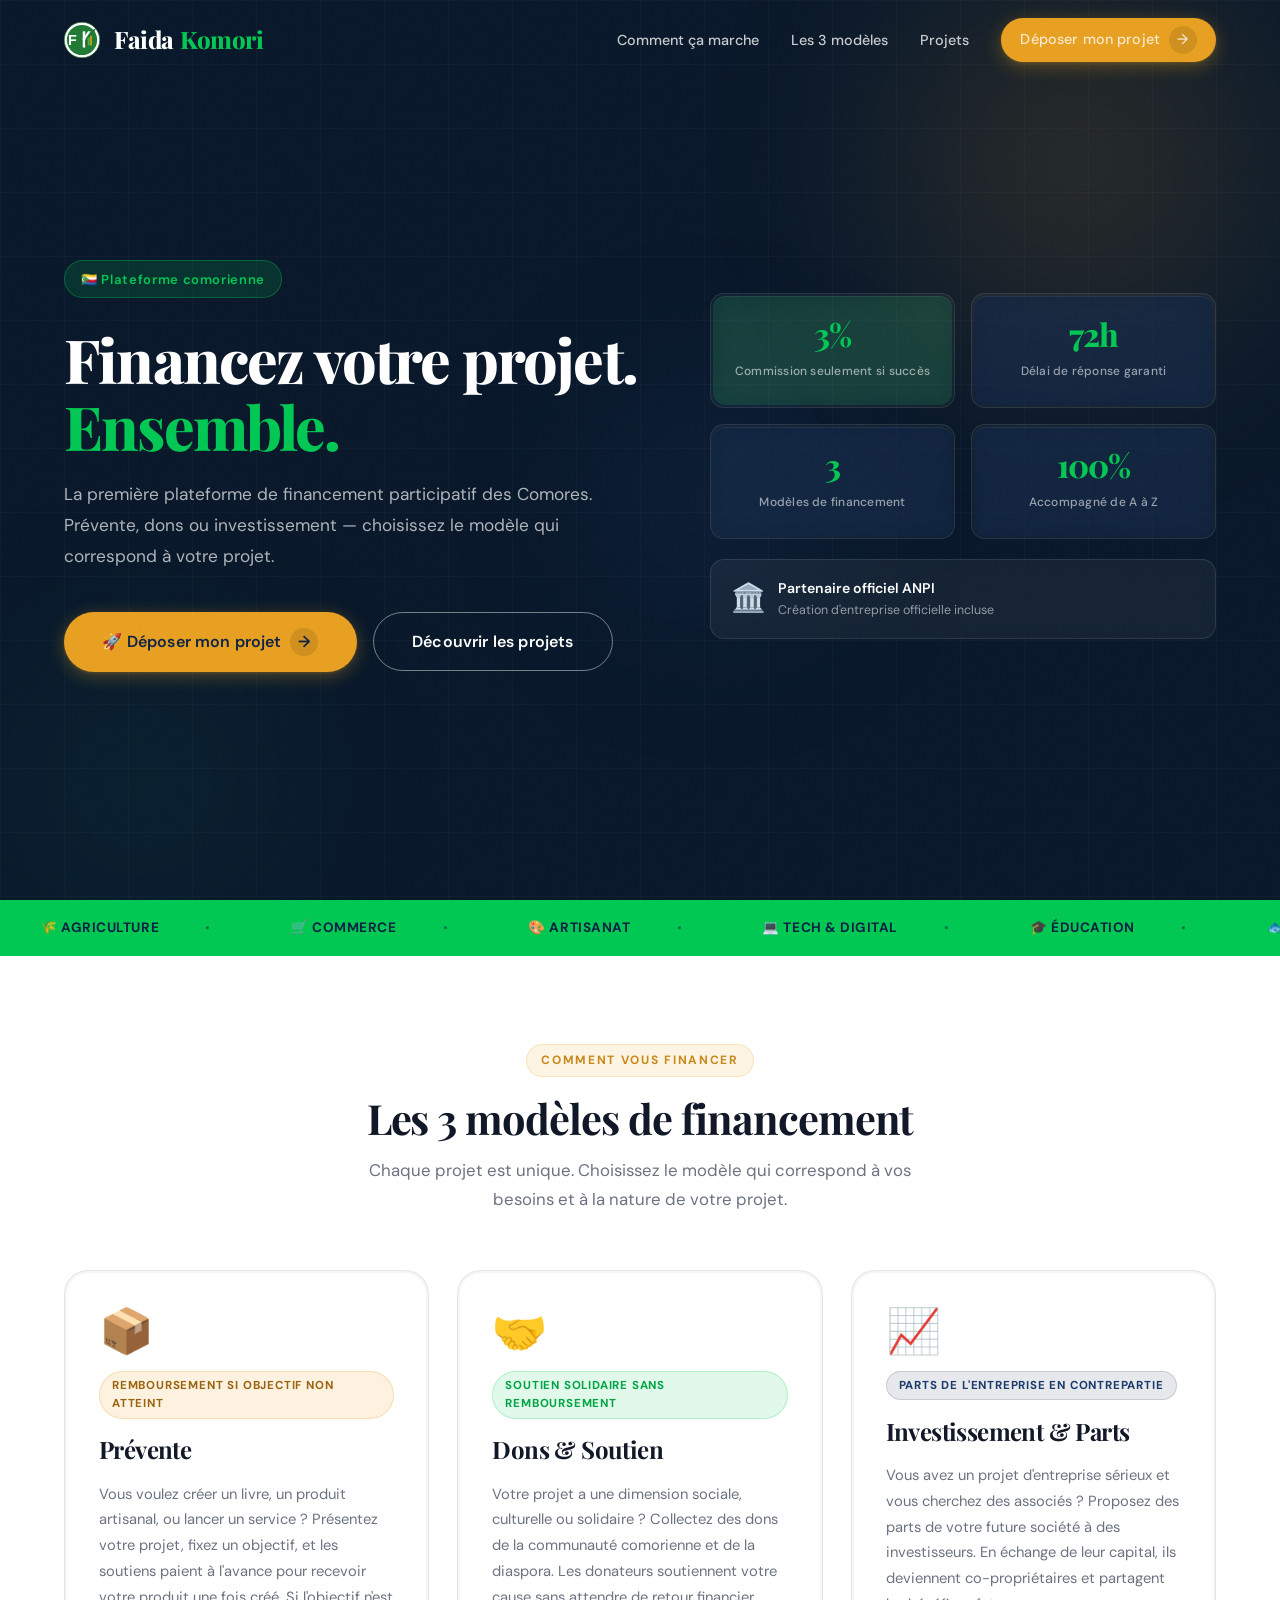
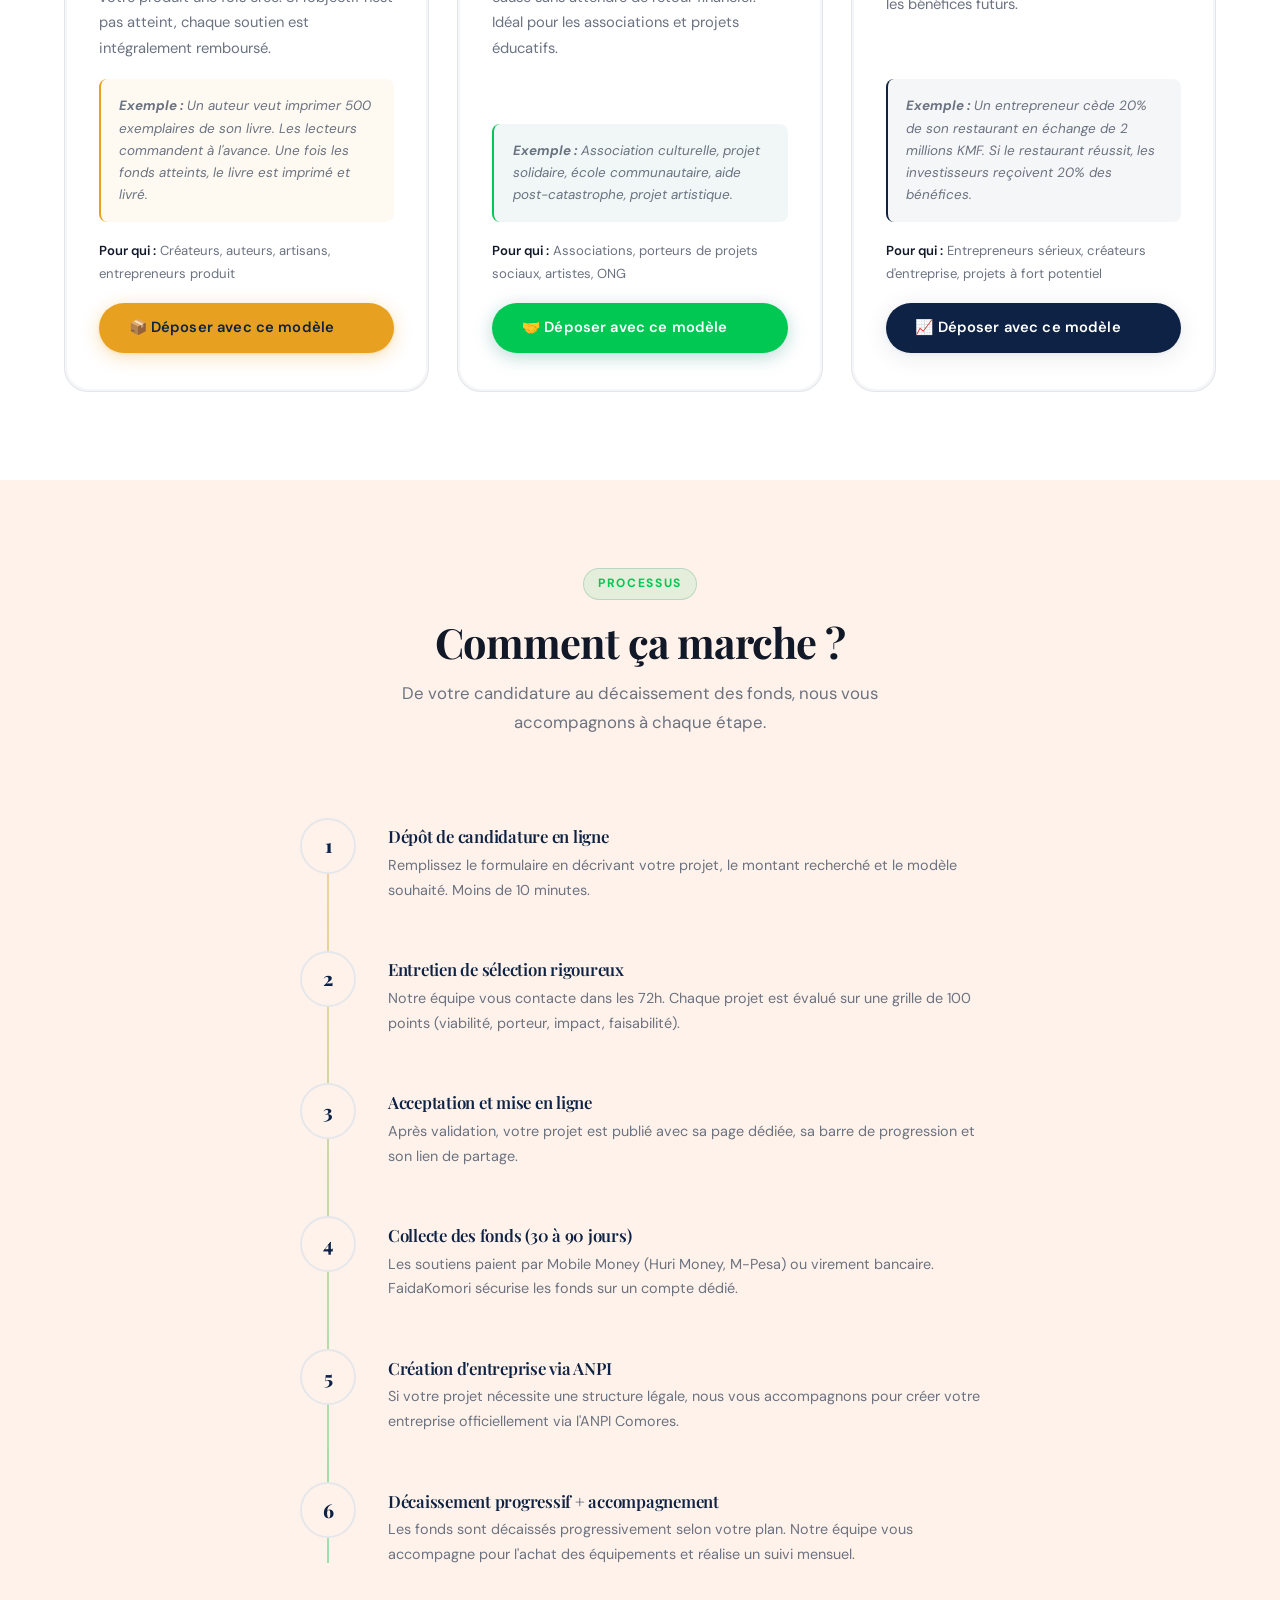
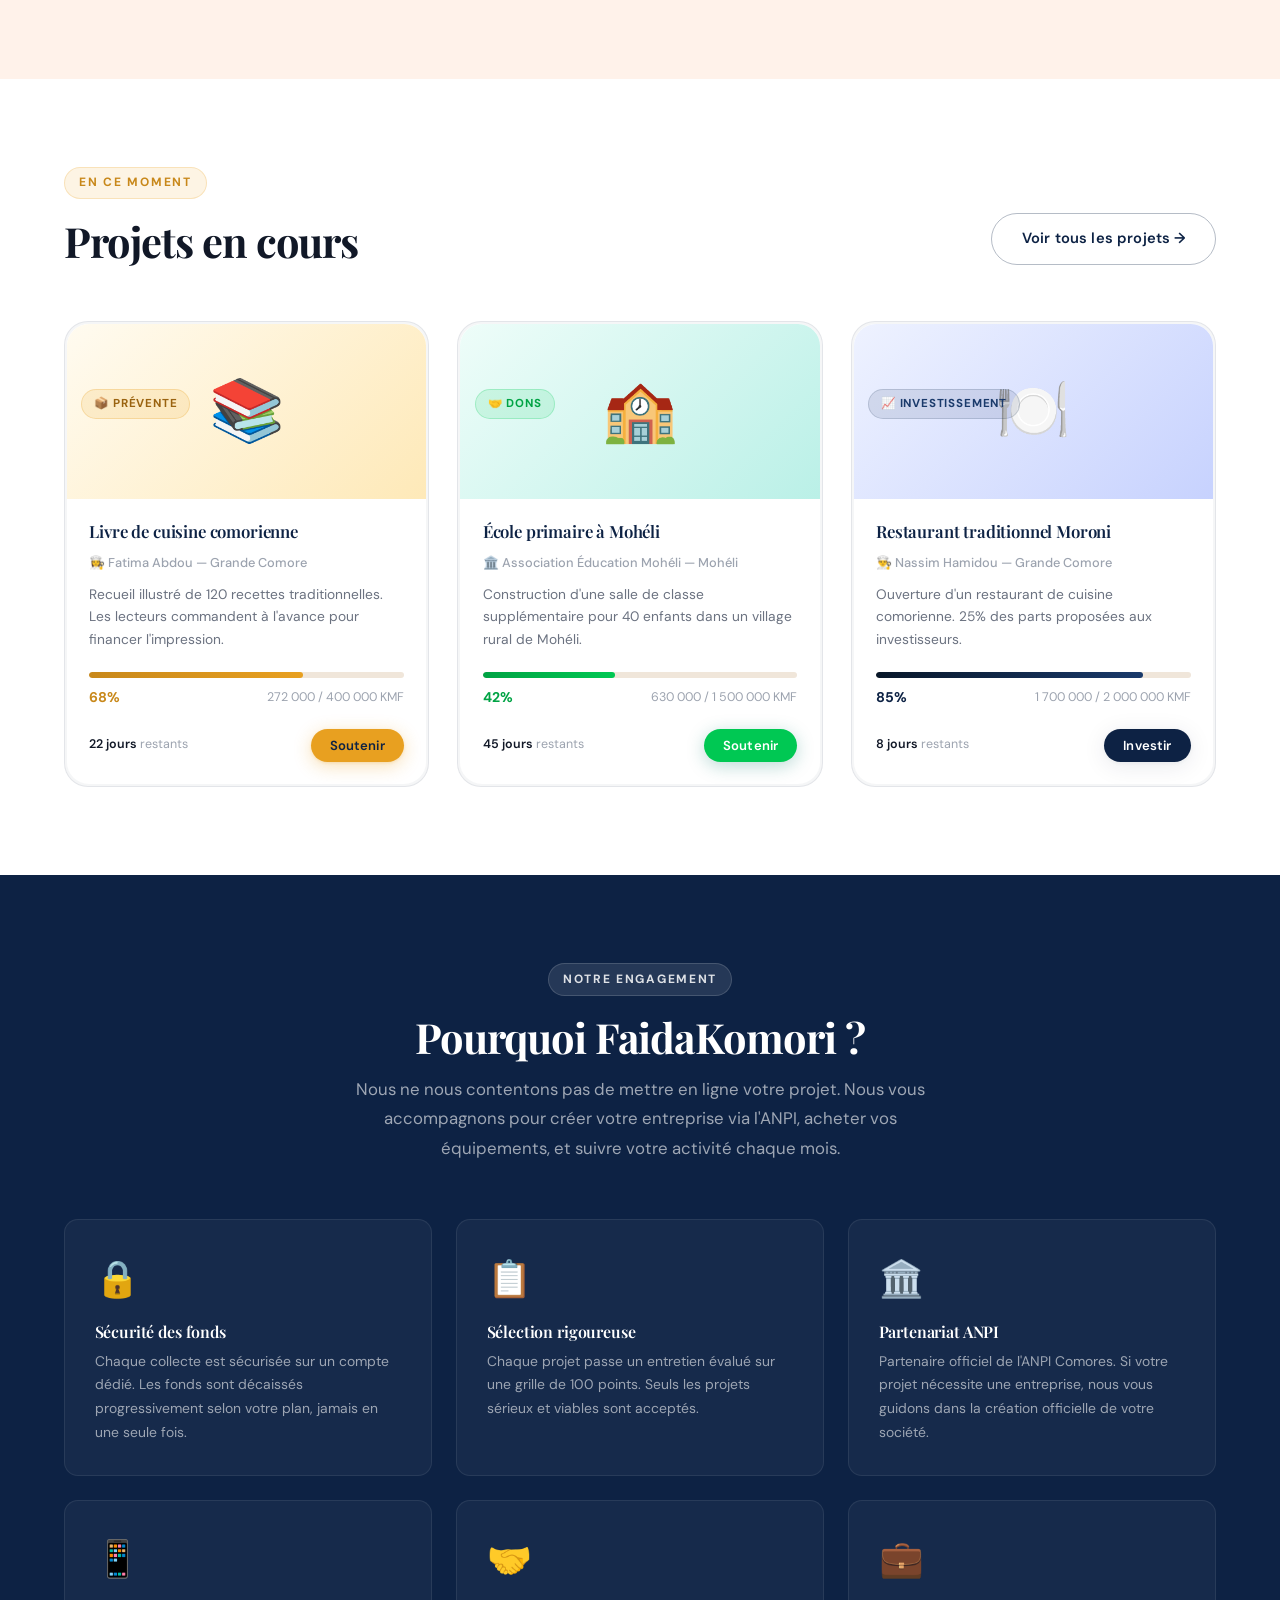
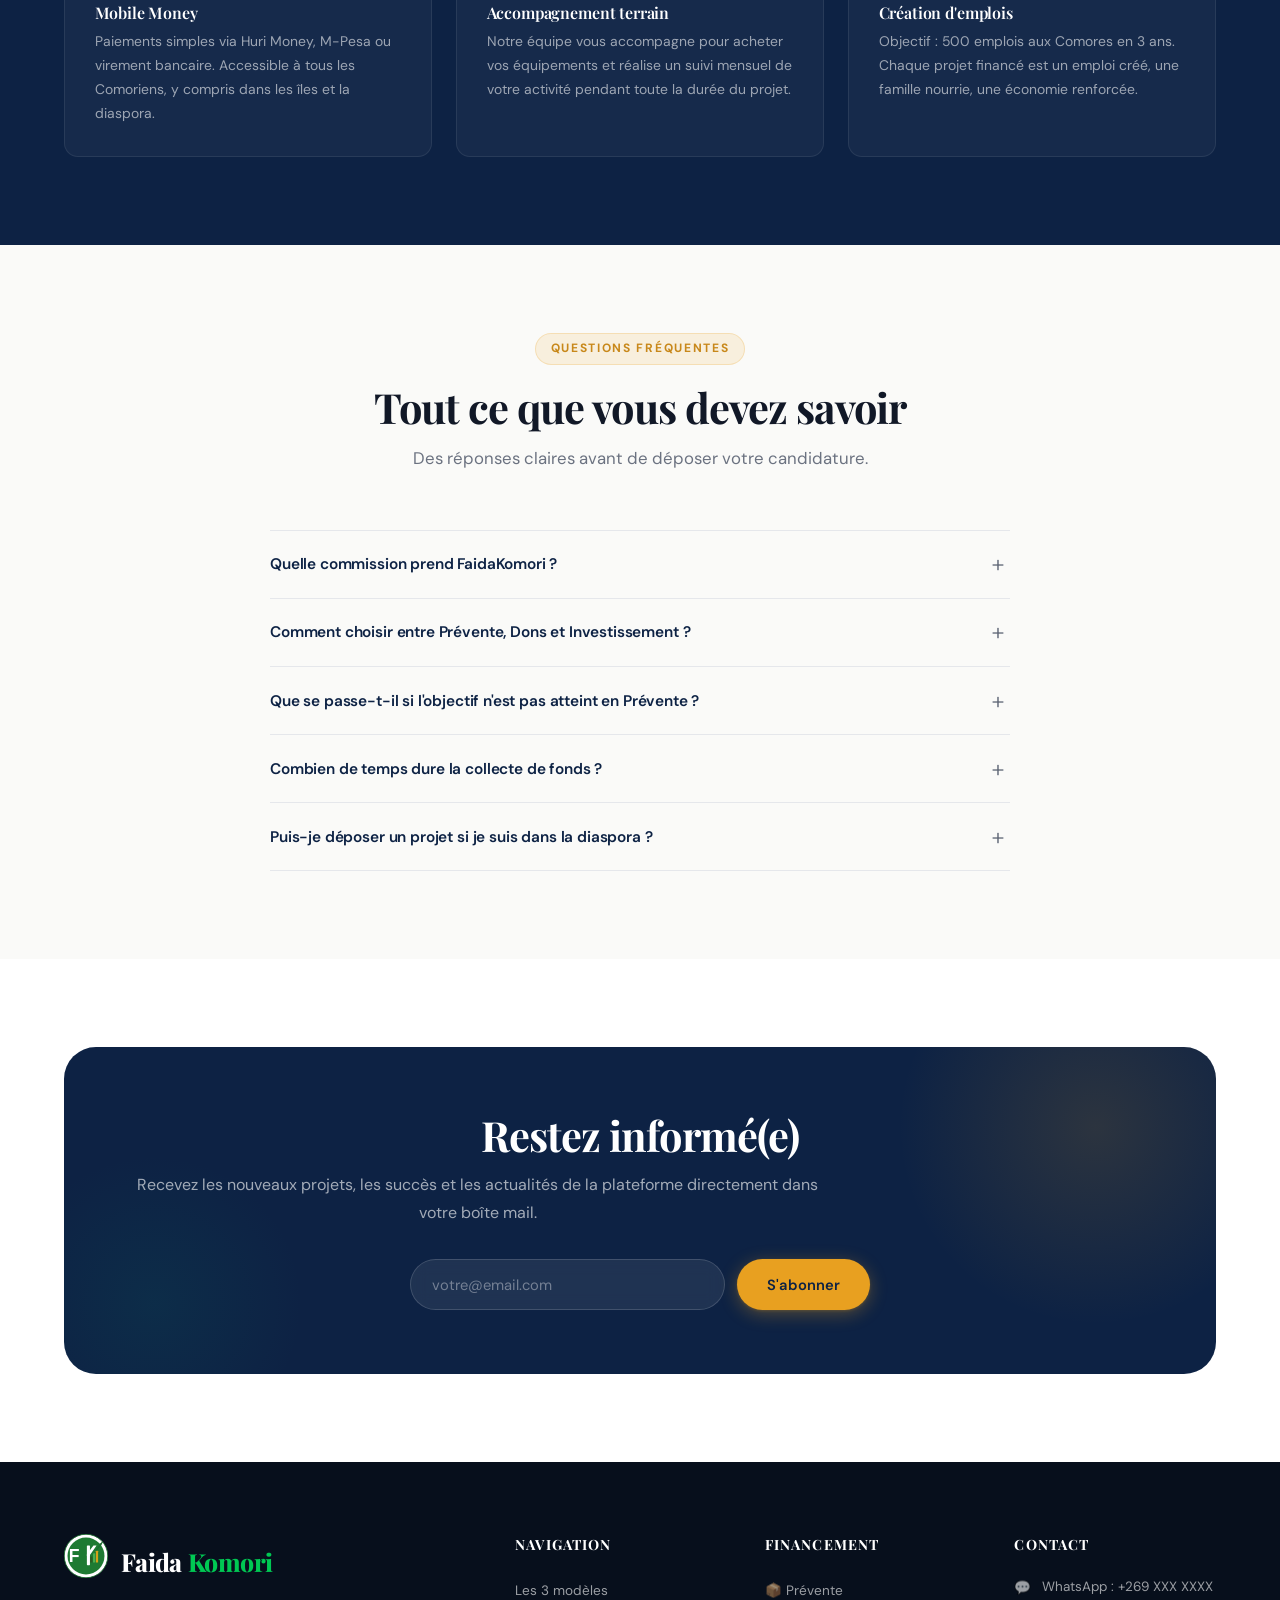
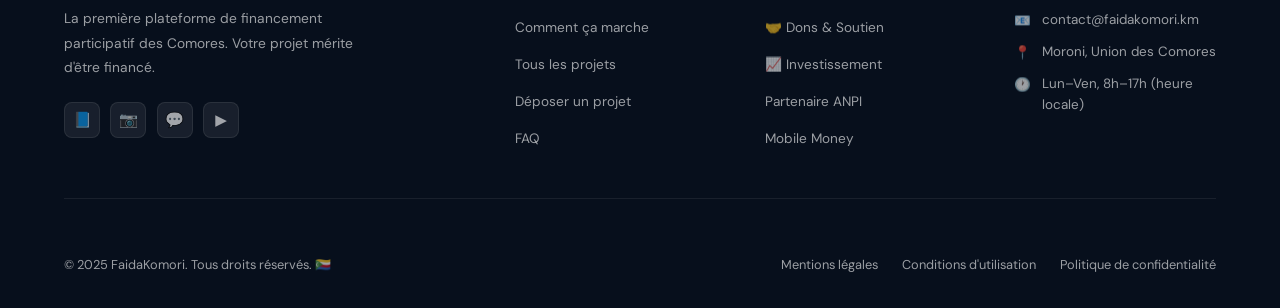
<file: index.html>
<!DOCTYPE html>
<html lang="fr">
<head>
  <meta charset="UTF-8" />
  <meta name="viewport" content="width=device-width, initial-scale=1.0" />
  <title>FaidaKomori — Financez votre projet. Ensemble.</title>
  <meta name="description" content="La première plateforme de financement participatif des Comores. Prévente, dons ou investissement — choisissez le modèle qui correspond à votre projet." />
  <meta property="og:title"       content="FaidaKomori — Financez votre projet. Ensemble." />
  <meta property="og:description" content="La première plateforme de financement participatif des Comores." />
  <meta property="og:type"        content="website" />
  <meta property="og:image"       content="https://faidakomori.km/img/og-cover.jpg" />
  <meta name="theme-color"        content="#00C853" />
  <link rel="icon" href="img/favicon.svg" type="image/svg+xml" />
  <link rel="stylesheet" href="css/style.css" />
  <link rel="preconnect" href="https://fonts.googleapis.com" />
  <link rel="preconnect" href="https://fonts.gstatic.com" crossorigin />
  <link href="https://fonts.googleapis.com/css2?family=Playfair+Display:ital,wght@0,400;0,600;0,700;0,800;1,400;1,700&family=DM+Sans:wght@300;400;500;600;700&display=swap" rel="stylesheet" />
</head>
<body>
  <a href="#main-content" class="skip-link">Aller au contenu</a>

  <!-- ══════════════════════════════════════════
       NAVBAR
  ══════════════════════════════════════════ -->
  <nav class="navbar" id="navbar">
    <div class="container">
      <div class="navbar__inner">
        <a href="index.html" class="navbar__logo">
          <img src="img/logo-fk-icon.svg" alt="FaidaKomori logo" class="navbar__logo-img" />Faida<span>Komori</span>
        </a>
        <ul class="navbar__links">
          <li><a href="#comment-ca-marche">Comment ça marche</a></li>
          <li><a href="#modeles">Les 3 modèles</a></li>
          <li><a href="projets.html">Projets</a></li>
          <li>
            <a href="deposer.html" class="btn btn-primary btn-sm">
              Déposer mon projet
              <span class="btn-icon-wrap">→</span>
            </a>
          </li>
        </ul>
        <button class="navbar__hamburger" aria-label="Ouvrir le menu" aria-expanded="false">
          <span></span><span></span><span></span>
        </button>
      </div>
    </div>
    <div class="navbar__mobile" role="navigation" aria-label="Menu mobile">
      <a href="#comment-ca-marche">Comment ça marche</a>
      <a href="#modeles">Les 3 modèles</a>
      <a href="projets.html">Projets</a>
      <a href="deposer.html" class="btn btn-primary btn-sm">Déposer mon projet</a>
    </div>
  </nav>

  <!-- ══════════════════════════════════════════
       HERO — Layout asymétrique (texte gauche / stats droite)
  ══════════════════════════════════════════ -->
  <main id="main-content">
  <section class="hero" aria-label="Présentation FaidaKomori">
    <div class="hero__bg">
      <div class="hero__bg-grid"></div>
      <div class="hero__bg-orb hero__bg-orb--1"></div>
      <div class="hero__bg-orb hero__bg-orb--2"></div>
      <div class="hero__bg-orb hero__bg-orb--3"></div>
    </div>

    <div class="container">
      <div class="hero__layout">

        <!-- Gauche : contenu principal -->
        <div class="hero__left">
          <div class="hero__badge">🇰🇲 Plateforme comorienne</div>
          <h1 class="hero__title">
            Financez votre projet.<br />
            <em>Ensemble.</em>
          </h1>
          <p class="hero__subtitle">
            La première plateforme de financement participatif des Comores. Prévente, dons ou investissement — choisissez le modèle qui correspond à votre projet.
          </p>
          <div class="hero__ctas">
            <a href="deposer.html" class="btn btn-primary btn-lg">
              🚀 Déposer mon projet
              <span class="btn-icon-wrap">→</span>
            </a>
            <a href="projets.html" class="btn btn-outline btn-lg">
              Découvrir les projets
            </a>
          </div>
        </div>

        <!-- Droite : grille de stats flottante -->
        <div class="hero__right">
          <div class="hero__stats">
            <div class="hero__stat">
              <div class="hero__stat-inner">
                <span class="hero__stat-value"
                  data-counter data-target="3" data-suffix="%" data-decimal="0">3%</span>
                <span class="hero__stat-label">Commission seulement si succès</span>
              </div>
            </div>
            <div class="hero__stat">
              <div class="hero__stat-inner">
                <span class="hero__stat-value"
                  data-counter data-target="72" data-suffix="h" data-decimal="0">72h</span>
                <span class="hero__stat-label">Délai de réponse garanti</span>
              </div>
            </div>
            <div class="hero__stat">
              <div class="hero__stat-inner">
                <span class="hero__stat-value"
                  data-counter data-target="3" data-suffix="" data-decimal="0">3</span>
                <span class="hero__stat-label">Modèles de financement</span>
              </div>
            </div>
            <div class="hero__stat">
              <div class="hero__stat-inner">
                <span class="hero__stat-value">100%</span>
                <span class="hero__stat-label">Accompagné de A à Z</span>
              </div>
            </div>
          </div>

          <!-- Badge partenaire ANPI -->
          <div style="margin-top:1.25rem;background:rgba(255,255,255,0.05);border:1px solid rgba(255,255,255,0.1);border-radius:var(--radius);padding:1rem 1.25rem;display:flex;align-items:center;gap:0.75rem;backdrop-filter:blur(8px);">
            <span style="font-size:1.75rem;flex-shrink:0;">🏛️</span>
            <div>
              <p style="color:var(--white);font-weight:600;font-size:0.88rem;margin:0;max-width:100%;">Partenaire officiel ANPI</p>
              <p style="color:rgba(255,255,255,0.55);font-size:0.78rem;margin:0;max-width:100%;">Création d'entreprise officielle incluse</p>
            </div>
          </div>
        </div>

      </div>
    </div>
  </section>

  <!-- ══════════════════════════════════════════
       BANDEAU DÉFILANT
  ══════════════════════════════════════════ -->
  <div class="ticker" aria-hidden="true">
    <div class="ticker__track">
      <span class="ticker__item">🌾 Agriculture</span>
      <span class="ticker__item">🛒 Commerce</span>
      <span class="ticker__item">🎨 Artisanat</span>
      <span class="ticker__item">💻 Tech & Digital</span>
      <span class="ticker__item">🎓 Éducation</span>
      <span class="ticker__item">🐟 Pêche</span>
      <span class="ticker__item">🏥 Santé</span>
      <span class="ticker__item">🎭 Culture</span>
      <span class="ticker__item">🔧 Services</span>
      <span class="ticker__item">🌍 Diaspora</span>
      <span class="ticker__item">🍽️ Restauration</span>
      <span class="ticker__item">✈️ Tourisme</span>
      <span class="ticker__item">🌾 Agriculture</span>
      <span class="ticker__item">🛒 Commerce</span>
      <span class="ticker__item">🎨 Artisanat</span>
      <span class="ticker__item">💻 Tech & Digital</span>
      <span class="ticker__item">🎓 Éducation</span>
      <span class="ticker__item">🐟 Pêche</span>
      <span class="ticker__item">🏥 Santé</span>
      <span class="ticker__item">🎭 Culture</span>
      <span class="ticker__item">🔧 Services</span>
      <span class="ticker__item">🌍 Diaspora</span>
      <span class="ticker__item">🍽️ Restauration</span>
      <span class="ticker__item">✈️ Tourisme</span>
    </div>
  </div>

  <!-- ══════════════════════════════════════════
       LES 3 MODÈLES
  ══════════════════════════════════════════ -->
  <section class="section" id="modeles">
    <div class="container">
      <div class="section-header text-center">
        <span class="section-label">Comment vous financer</span>
        <h2 class="section-title">Les 3 modèles de financement</h2>
        <p class="section-subtitle">Chaque projet est unique. Choisissez le modèle qui correspond à vos besoins et à la nature de votre projet.</p>
      </div>

      <div class="models__grid">

        <!-- PRÉVENTE -->
        <article class="model-card model-card--prevente">
          <div class="model-card__core">
            <div class="model-card__icon">📦</div>
            <span class="badge badge-prevente model-card__badge">Remboursement si objectif non atteint</span>
            <h3 class="model-card__title">Prévente</h3>
            <p class="model-card__desc">
              Vous voulez créer un livre, un produit artisanal, ou lancer un service ? Présentez votre projet, fixez un objectif, et les soutiens paient à l'avance pour recevoir votre produit une fois créé. Si l'objectif n'est pas atteint, chaque soutien est intégralement remboursé.
            </p>
            <div class="model-card__example">
              <strong>Exemple :</strong> Un auteur veut imprimer 500 exemplaires de son livre. Les lecteurs commandent à l'avance. Une fois les fonds atteints, le livre est imprimé et livré.
            </div>
            <p class="model-card__for"><strong>Pour qui :</strong> Créateurs, auteurs, artisans, entrepreneurs produit</p>
            <a href="deposer.html?type=prevente" class="btn btn-primary">
              📦 Déposer avec ce modèle
            </a>
          </div>
        </article>

        <!-- DONS -->
        <article class="model-card model-card--dons">
          <div class="model-card__core">
            <div class="model-card__icon">🤝</div>
            <span class="badge badge-dons model-card__badge">Soutien solidaire sans remboursement</span>
            <h3 class="model-card__title">Dons & Soutien</h3>
            <p class="model-card__desc">
              Votre projet a une dimension sociale, culturelle ou solidaire ? Collectez des dons de la communauté comorienne et de la diaspora. Les donateurs soutiennent votre cause sans attendre de retour financier. Idéal pour les associations et projets éducatifs.
            </p>
            <div class="model-card__example">
              <strong>Exemple :</strong> Association culturelle, projet solidaire, école communautaire, aide post-catastrophe, projet artistique.
            </div>
            <p class="model-card__for"><strong>Pour qui :</strong> Associations, porteurs de projets sociaux, artistes, ONG</p>
            <a href="deposer.html?type=dons" class="btn btn-ocean">
              🤝 Déposer avec ce modèle
            </a>
          </div>
        </article>

        <!-- INVESTISSEMENT -->
        <article class="model-card model-card--invest">
          <div class="model-card__core">
            <div class="model-card__icon">📈</div>
            <span class="badge badge-invest model-card__badge">Parts de l'entreprise en contrepartie</span>
            <h3 class="model-card__title">Investissement & Parts</h3>
            <p class="model-card__desc">
              Vous avez un projet d'entreprise sérieux et vous cherchez des associés ? Proposez des parts de votre future société à des investisseurs. En échange de leur capital, ils deviennent co-propriétaires et partagent les bénéfices futurs.
            </p>
            <div class="model-card__example">
              <strong>Exemple :</strong> Un entrepreneur cède 20% de son restaurant en échange de 2 millions KMF. Si le restaurant réussit, les investisseurs reçoivent 20% des bénéfices.
            </div>
            <p class="model-card__for"><strong>Pour qui :</strong> Entrepreneurs sérieux, créateurs d'entreprise, projets à fort potentiel</p>
            <a href="deposer.html?type=investissement" class="btn btn-navy">
              📈 Déposer avec ce modèle
            </a>
          </div>
        </article>

      </div>
    </div>
  </section>

  <!-- ══════════════════════════════════════════
       COMMENT ÇA MARCHE
  ══════════════════════════════════════════ -->
  <section class="section section--sand" id="comment-ca-marche">
    <div class="container">
      <div class="section-header text-center">
        <span class="section-label section-label--ocean">Processus</span>
        <h2 class="section-title">Comment ça marche ?</h2>
        <p class="section-subtitle">De votre candidature au décaissement des fonds, nous vous accompagnons à chaque étape.</p>
      </div>
      <div class="steps">
        <div class="steps__track">

          <div class="step">
            <div class="step__num">1</div>
            <div class="step__content">
              <h4 class="step__title">Dépôt de candidature en ligne</h4>
              <p class="step__desc">Remplissez le formulaire en décrivant votre projet, le montant recherché et le modèle souhaité. Moins de 10 minutes.</p>
            </div>
          </div>

          <div class="step">
            <div class="step__num">2</div>
            <div class="step__content">
              <h4 class="step__title">Entretien de sélection rigoureux</h4>
              <p class="step__desc">Notre équipe vous contacte dans les 72h. Chaque projet est évalué sur une grille de 100 points (viabilité, porteur, impact, faisabilité).</p>
            </div>
          </div>

          <div class="step">
            <div class="step__num">3</div>
            <div class="step__content">
              <h4 class="step__title">Acceptation et mise en ligne</h4>
              <p class="step__desc">Après validation, votre projet est publié avec sa page dédiée, sa barre de progression et son lien de partage.</p>
            </div>
          </div>

          <div class="step">
            <div class="step__num">4</div>
            <div class="step__content">
              <h4 class="step__title">Collecte des fonds (30 à 90 jours)</h4>
              <p class="step__desc">Les soutiens paient par Mobile Money (Huri Money, M-Pesa) ou virement bancaire. FaidaKomori sécurise les fonds sur un compte dédié.</p>
            </div>
          </div>

          <div class="step">
            <div class="step__num">5</div>
            <div class="step__content">
              <h4 class="step__title">Création d'entreprise via ANPI</h4>
              <p class="step__desc">Si votre projet nécessite une structure légale, nous vous accompagnons pour créer votre entreprise officiellement via l'ANPI Comores.</p>
            </div>
          </div>

          <div class="step">
            <div class="step__num">6</div>
            <div class="step__content">
              <h4 class="step__title">Décaissement progressif + accompagnement</h4>
              <p class="step__desc">Les fonds sont décaissés progressivement selon votre plan. Notre équipe vous accompagne pour l'achat des équipements et réalise un suivi mensuel.</p>
            </div>
          </div>

        </div>
      </div>
    </div>
  </section>

  <!-- ══════════════════════════════════════════
       PROJETS EN COURS
  ══════════════════════════════════════════ -->
  <section class="section" id="projets">
    <div class="container">
      <div class="section-header" style="display:flex;justify-content:space-between;align-items:flex-end;flex-wrap:wrap;gap:1.25rem;">
        <div>
          <span class="section-label">En ce moment</span>
          <h2 class="section-title" style="margin-bottom:0;">Projets en cours</h2>
        </div>
        <a href="projets.html" class="btn btn-outline-navy">Voir tous les projets →</a>
      </div>

      <div class="projects__grid">

        <!-- Projet 1 — Prévente -->
        <article class="project-card" data-type="prevente">
          <div class="project-card__inner">
            <div class="project-card__image project-card__image--prevente">
              📚
              <div class="project-card__badge-wrap">
                <span class="badge badge-prevente">📦 Prévente</span>
              </div>
            </div>
            <div class="project-card__body">
              <h4 class="project-card__title">Livre de cuisine comorienne</h4>
              <p class="project-card__author">👩‍🍳 Fatima Abdou — Grande Comore</p>
              <p class="project-card__desc">Recueil illustré de 120 recettes traditionnelles. Les lecteurs commandent à l'avance pour financer l'impression.</p>
              <div class="project-card__progress">
                <div class="progress-bar">
                  <div class="progress-bar__fill progress-bar__fill--prevente" data-pct="68"></div>
                </div>
                <div class="progress-meta">
                  <span class="progress-pct progress-pct--prevente">68%</span>
                  <span>272 000 / 400 000 KMF</span>
                </div>
              </div>
            </div>
            <div class="project-card__footer">
              <span class="project-card__days"><strong>22 jours</strong> restants</span>
              <button onclick="openSupportModal('prevente','Livre de cuisine comorienne')" class="btn btn-primary btn-sm">Soutenir</button>
            </div>
          </div>
        </article>

        <!-- Projet 2 — Dons -->
        <article class="project-card" data-type="dons">
          <div class="project-card__inner">
            <div class="project-card__image project-card__image--dons">
              🏫
              <div class="project-card__badge-wrap">
                <span class="badge badge-dons">🤝 Dons</span>
              </div>
            </div>
            <div class="project-card__body">
              <h4 class="project-card__title">École primaire à Mohéli</h4>
              <p class="project-card__author">🏛️ Association Éducation Mohéli — Mohéli</p>
              <p class="project-card__desc">Construction d'une salle de classe supplémentaire pour 40 enfants dans un village rural de Mohéli.</p>
              <div class="project-card__progress">
                <div class="progress-bar">
                  <div class="progress-bar__fill progress-bar__fill--dons" data-pct="42"></div>
                </div>
                <div class="progress-meta">
                  <span class="progress-pct progress-pct--dons">42%</span>
                  <span>630 000 / 1 500 000 KMF</span>
                </div>
              </div>
            </div>
            <div class="project-card__footer">
              <span class="project-card__days"><strong>45 jours</strong> restants</span>
              <button onclick="openSupportModal('dons','École primaire à Mohéli')" class="btn btn-ocean btn-sm">Soutenir</button>
            </div>
          </div>
        </article>

        <!-- Projet 3 — Investissement -->
        <article class="project-card" data-type="investissement">
          <div class="project-card__inner">
            <div class="project-card__image project-card__image--invest">
              🍽️
              <div class="project-card__badge-wrap">
                <span class="badge badge-invest">📈 Investissement</span>
              </div>
            </div>
            <div class="project-card__body">
              <h4 class="project-card__title">Restaurant traditionnel Moroni</h4>
              <p class="project-card__author">👨‍🍳 Nassim Hamidou — Grande Comore</p>
              <p class="project-card__desc">Ouverture d'un restaurant de cuisine comorienne. 25% des parts proposées aux investisseurs.</p>
              <div class="project-card__progress">
                <div class="progress-bar">
                  <div class="progress-bar__fill progress-bar__fill--invest" data-pct="85"></div>
                </div>
                <div class="progress-meta">
                  <span class="progress-pct progress-pct--invest">85%</span>
                  <span>1 700 000 / 2 000 000 KMF</span>
                </div>
              </div>
            </div>
            <div class="project-card__footer">
              <span class="project-card__days"><strong>8 jours</strong> restants</span>
              <button onclick="openSupportModal('investissement','Restaurant traditionnel Moroni','25%','2 000 000')" class="btn btn-navy btn-sm">Investir</button>
            </div>
          </div>
        </article>

      </div>
    </div>
  </section>

  <!-- ══════════════════════════════════════════
       POURQUOI FAIDAKOMORI
  ══════════════════════════════════════════ -->
  <section class="section section--dark" id="pourquoi">
    <div class="container">
      <div class="section-header text-center">
        <span class="section-label section-label--white">Notre engagement</span>
        <h2 class="section-title" style="color:var(--white);">Pourquoi FaidaKomori ?</h2>
        <p class="section-subtitle" style="color:rgba(255,255,255,0.6);margin:0 auto;">
          Nous ne nous contentons pas de mettre en ligne votre projet. Nous vous accompagnons pour créer votre entreprise via l'ANPI, acheter vos équipements, et suivre votre activité chaque mois.
        </p>
      </div>
      <div class="why__grid">
        <div class="why-card">
          <div class="why-card__icon">🔒</div>
          <h4 class="why-card__title">Sécurité des fonds</h4>
          <p class="why-card__desc">Chaque collecte est sécurisée sur un compte dédié. Les fonds sont décaissés progressivement selon votre plan, jamais en une seule fois.</p>
        </div>
        <div class="why-card">
          <div class="why-card__icon">📋</div>
          <h4 class="why-card__title">Sélection rigoureuse</h4>
          <p class="why-card__desc">Chaque projet passe un entretien évalué sur une grille de 100 points. Seuls les projets sérieux et viables sont acceptés.</p>
        </div>
        <div class="why-card">
          <div class="why-card__icon">🏛️</div>
          <h4 class="why-card__title">Partenariat ANPI</h4>
          <p class="why-card__desc">Partenaire officiel de l'ANPI Comores. Si votre projet nécessite une entreprise, nous vous guidons dans la création officielle de votre société.</p>
        </div>
        <div class="why-card">
          <div class="why-card__icon">📱</div>
          <h4 class="why-card__title">Mobile Money</h4>
          <p class="why-card__desc">Paiements simples via Huri Money, M-Pesa ou virement bancaire. Accessible à tous les Comoriens, y compris dans les îles et la diaspora.</p>
        </div>
        <div class="why-card">
          <div class="why-card__icon">🤝</div>
          <h4 class="why-card__title">Accompagnement terrain</h4>
          <p class="why-card__desc">Notre équipe vous accompagne pour acheter vos équipements et réalise un suivi mensuel de votre activité pendant toute la durée du projet.</p>
        </div>
        <div class="why-card">
          <div class="why-card__icon">💼</div>
          <h4 class="why-card__title">Création d'emplois</h4>
          <p class="why-card__desc">Objectif : 500 emplois aux Comores en 3 ans. Chaque projet financé est un emploi créé, une famille nourrie, une économie renforcée.</p>
        </div>
      </div>
    </div>
  </section>

  <!-- ══════════════════════════════════════════
       FAQ
  ══════════════════════════════════════════ -->
  <section class="section section--off" id="faq">
    <div class="container">
      <div class="section-header text-center">
        <span class="section-label">Questions fréquentes</span>
        <h2 class="section-title">Tout ce que vous devez savoir</h2>
        <p class="section-subtitle">Des réponses claires avant de déposer votre candidature.</p>
      </div>
      <div class="faq__list">

        <div class="faq-item">
          <button class="faq-item__question">
            Quelle commission prend FaidaKomori ?
            <span class="faq-item__icon">+</span>
          </button>
          <div class="faq-item__answer">
            <div class="faq-item__answer-inner">
              FaidaKomori prend une commission de <strong>3% à 5%</strong> uniquement si votre projet atteint son objectif de financement. Si votre collecte échoue (modèle Prévente), vous ne payez rien. La commission exacte est déterminée lors de l'entretien de sélection.
            </div>
          </div>
        </div>

        <div class="faq-item">
          <button class="faq-item__question">
            Comment choisir entre Prévente, Dons et Investissement ?
            <span class="faq-item__icon">+</span>
          </button>
          <div class="faq-item__answer">
            <div class="faq-item__answer-inner">
              <strong>Prévente :</strong> vous créez un produit, les soutiens paient à l'avance pour le recevoir. <strong>Dons :</strong> projet social ou culturel, les donateurs soutiennent sans retour financier. <strong>Investissement :</strong> vous cherchez des associés, les investisseurs reçoivent des parts en échange de leur capital. Si vous hésitez, notre équipe vous guidera lors de l'entretien.
            </div>
          </div>
        </div>

        <div class="faq-item">
          <button class="faq-item__question">
            Que se passe-t-il si l'objectif n'est pas atteint en Prévente ?
            <span class="faq-item__icon">+</span>
          </button>
          <div class="faq-item__answer">
            <div class="faq-item__answer-inner">
              En cas d'échec de la collecte, <strong>chaque soutien est intégralement remboursé</strong>. FaidaKomori ne prend aucune commission. Les fonds n'ont jamais quitté le compte sécurisé dédié à votre projet. C'est le principe du "tout ou rien".
            </div>
          </div>
        </div>

        <div class="faq-item">
          <button class="faq-item__question">
            Combien de temps dure la collecte de fonds ?
            <span class="faq-item__icon">+</span>
          </button>
          <div class="faq-item__answer">
            <div class="faq-item__answer-inner">
              La durée varie entre <strong>30 et 90 jours</strong> selon la nature de votre projet et le montant recherché. Vous choisissez la durée lors de votre candidature. Les projets d'investissement ont généralement des durées plus courtes (30 à 45 jours).
            </div>
          </div>
        </div>

        <div class="faq-item">
          <button class="faq-item__question">
            Puis-je déposer un projet si je suis dans la diaspora ?
            <span class="faq-item__icon">+</span>
          </button>
          <div class="faq-item__answer">
            <div class="faq-item__answer-inner">
              <strong>Oui.</strong> Les Comoriens de la diaspora peuvent déposer un projet, à condition que celui-ci soit basé et réalisé aux Comores. Un référent local peut être désigné pour le suivi terrain. La création d'entreprise via l'ANPI est possible à distance avec procuration.
            </div>
          </div>
        </div>

      </div>
    </div>
  </section>

  <!-- ══════════════════════════════════════════
       NEWSLETTER / CTA
  ══════════════════════════════════════════ -->
  <section class="section">
    <div class="container">
      <div class="newsletter">
        <h2 class="newsletter__title">Restez informé(e)</h2>
        <p class="newsletter__sub">Recevez les nouveaux projets, les succès et les actualités de la plateforme directement dans votre boîte mail.</p>
        <form class="newsletter__form newsletter-form" novalidate>
          <input type="email" class="newsletter__input" placeholder="votre@email.com" required aria-label="Adresse email" />
          <button type="submit" class="btn btn-primary">S'abonner</button>
        </form>
      </div>
    </div>
  </section>

  <!-- ══════════════════════════════════════════
       FOOTER
  ══════════════════════════════════════════ -->
  <footer class="footer">
    <div class="container">
      <div class="footer__grid">
        <div>
          <a href="index.html" class="footer__logo"><img src="img/logo-fk-icon.svg" alt="FaidaKomori" class="footer__logo-img" />Faida<span>Komori</span></a>
          <p class="footer__desc">La première plateforme de financement participatif des Comores. Votre projet mérite d'être financé.</p>
          <div class="footer__socials">
            <a href="#" class="footer__social" aria-label="Facebook">📘</a>
            <a href="#" class="footer__social" aria-label="Instagram">📷</a>
            <a href="#" class="footer__social" aria-label="WhatsApp">💬</a>
            <a href="#" class="footer__social" aria-label="YouTube">▶️</a>
          </div>
        </div>
        <div>
          <h5 class="footer__col-title">Navigation</h5>
          <ul class="footer__links">
            <li><a href="#modeles">Les 3 modèles</a></li>
            <li><a href="#comment-ca-marche">Comment ça marche</a></li>
            <li><a href="projets.html">Tous les projets</a></li>
            <li><a href="deposer.html">Déposer un projet</a></li>
            <li><a href="#faq">FAQ</a></li>
          </ul>
        </div>
        <div>
          <h5 class="footer__col-title">Financement</h5>
          <ul class="footer__links">
            <li><a href="deposer.html?type=prevente">📦 Prévente</a></li>
            <li><a href="deposer.html?type=dons">🤝 Dons & Soutien</a></li>
            <li><a href="deposer.html?type=investissement">📈 Investissement</a></li>
            <li><a href="#">Partenaire ANPI</a></li>
            <li><a href="#">Mobile Money</a></li>
          </ul>
        </div>
        <div>
          <h5 class="footer__col-title">Contact</h5>
          <div class="footer__contact">
            <div class="footer__contact-item"><span>💬</span><span>WhatsApp : +269 XXX XXXX</span></div>
            <div class="footer__contact-item"><span>📧</span><span>contact@faidakomori.km</span></div>
            <div class="footer__contact-item"><span>📍</span><span>Moroni, Union des Comores</span></div>
            <div class="footer__contact-item"><span>🕐</span><span>Lun–Ven, 8h–17h (heure locale)</span></div>
          </div>
        </div>
      </div>
      <div class="footer__bottom">
        <span>© 2025 FaidaKomori. Tous droits réservés. 🇰🇲</span>
        <div class="footer__legal">
          <a href="#">Mentions légales</a>
          <a href="#">Conditions d'utilisation</a>
          <a href="#">Politique de confidentialité</a>
        </div>
      </div>
    </div>
  </footer>

  <script src="js/main.js"></script>

  <!-- ══════════════════════════════════════════
       MODALS DE SOUTIEN — par type de projet
  ══════════════════════════════════════════ -->

  <!-- OVERLAY -->
  <div id="supportOverlay" style="display:none;position:fixed;inset:0;background:rgba(8,23,41,0.65);z-index:800;backdrop-filter:blur(4px);transition:opacity 0.3s;" onclick="closeSupportModal()"></div>

  <!-- MODAL PRÉVENTE -->
  <div id="modalPrevente" class="support-modal" role="dialog" aria-modal="true" aria-labelledby="modalPreventeTitle" style="display:none;position:fixed;top:50%;left:50%;transform:translate(-50%,-48%);width:min(540px,94vw);background:var(--white);border-radius:var(--radius-xl);box-shadow:var(--shadow-xl);z-index:850;padding:2.5rem;overflow-y:auto;max-height:90vh;">
    <button onclick="closeSupportModal()" style="position:absolute;top:1.25rem;right:1.25rem;width:36px;height:36px;border-radius:50%;background:var(--off-white);border:1.5px solid var(--border-solid);font-size:1rem;cursor:pointer;display:flex;align-items:center;justify-content:center;">✕</button>
    <div style="margin-bottom:1.5rem;">
      <span style="font-size:0.72rem;font-weight:700;text-transform:uppercase;letter-spacing:0.1em;color:var(--gold-dark);background:var(--gold-pale);border:1px solid rgba(232,160,32,0.22);padding:0.3rem 0.8rem;border-radius:50px;">📦 Prévente</span>
      <h3 id="modalPreventeTitle" style="font-family:var(--font-heading);font-size:1.5rem;font-weight:700;color:var(--navy);margin:0.75rem 0 0.35rem;letter-spacing:-0.02em;" class="modal-project-title">Livre de cuisine comorienne</h3>
      <p style="font-size:0.875rem;color:var(--text-muted);">Vous recevrez votre commande dès que le projet atteint son objectif et que le produit est créé.</p>
    </div>
    <!-- Montants preset -->
    <div style="margin-bottom:1.5rem;">
      <p style="font-size:0.82rem;font-weight:700;color:var(--navy);margin-bottom:0.75rem;text-transform:uppercase;letter-spacing:0.06em;">Choisir un montant (KMF)</p>
      <div style="display:grid;grid-template-columns:repeat(4,1fr);gap:0.6rem;">
        <button class="mamount-btn" data-amount="1500" onclick="selectAmount(this,1500)" style="padding:0.7rem 0.5rem;border-radius:var(--radius-sm);border:1.5px solid var(--border-solid);background:var(--off-white);font-size:0.85rem;font-weight:600;cursor:pointer;transition:all 0.2s;font-family:var(--font-body);">1 500</button>
        <button class="mamount-btn" onclick="selectAmount(this,3000)" style="padding:0.7rem 0.5rem;border-radius:var(--radius-sm);border:2px solid var(--gold);background:var(--gold-pale);color:var(--navy);font-size:0.85rem;font-weight:700;cursor:pointer;transition:all 0.2s;font-family:var(--font-body);">3 000</button>
        <button class="mamount-btn" onclick="selectAmount(this,5000)" style="padding:0.7rem 0.5rem;border-radius:var(--radius-sm);border:1.5px solid var(--border-solid);background:var(--off-white);font-size:0.85rem;font-weight:600;cursor:pointer;transition:all 0.2s;font-family:var(--font-body);">5 000</button>
        <button class="mamount-btn" onclick="selectAmount(this,10000)" style="padding:0.7rem 0.5rem;border-radius:var(--radius-sm);border:1.5px solid var(--border-solid);background:var(--off-white);font-size:0.85rem;font-weight:600;cursor:pointer;transition:all 0.2s;font-family:var(--font-body);">10 000</button>
      </div>
      <div style="margin-top:0.75rem;display:flex;align-items:center;border:1.5px solid var(--border-solid);border-radius:var(--radius-sm);overflow:hidden;">
        <span style="padding:0 1rem;color:var(--text-muted);font-size:0.88rem;white-space:nowrap;">Autre montant</span>
        <input id="customAmountPrevente" type="number" min="500" placeholder="Ex : 7 500" style="flex:1;padding:0.7rem 1rem;border:none;font-size:0.88rem;font-family:var(--font-body);outline:none;" oninput="clearAmountBtns()" />
        <span style="padding:0 1rem;color:var(--text-muted);font-size:0.82rem;font-weight:600;">KMF</span>
      </div>
    </div>
    <!-- Paiement -->
    <div style="margin-bottom:1.5rem;">
      <p style="font-size:0.82rem;font-weight:700;color:var(--navy);margin-bottom:0.75rem;text-transform:uppercase;letter-spacing:0.06em;">Mode de paiement</p>
      <div style="display:grid;grid-template-columns:repeat(3,1fr);gap:0.6rem;">
        <label style="display:flex;flex-direction:column;align-items:center;gap:0.4rem;padding:0.75rem 0.5rem;border-radius:var(--radius-sm);border:1.5px solid var(--border-solid);cursor:pointer;transition:all 0.2s;font-size:0.8rem;font-weight:600;text-align:center;">
          <input type="radio" name="paymentPrevente" value="huri" checked style="display:none;" onchange="this.parentElement.style.borderColor='var(--gold)';this.parentElement.style.background='var(--gold-pale)';">
          <span style="font-size:1.4rem;">📱</span>Huri Money
        </label>
        <label style="display:flex;flex-direction:column;align-items:center;gap:0.4rem;padding:0.75rem 0.5rem;border-radius:var(--radius-sm);border:1.5px solid var(--border-solid);cursor:pointer;transition:all 0.2s;font-size:0.8rem;font-weight:600;text-align:center;">
          <input type="radio" name="paymentPrevente" value="mpesa" style="display:none;" onchange="this.parentElement.style.borderColor='var(--gold)';this.parentElement.style.background='var(--gold-pale)';">
          <span style="font-size:1.4rem;">💚</span>M-Pesa
        </label>
        <label style="display:flex;flex-direction:column;align-items:center;gap:0.4rem;padding:0.75rem 0.5rem;border-radius:var(--radius-sm);border:1.5px solid var(--border-solid);cursor:pointer;transition:all 0.2s;font-size:0.8rem;font-weight:600;text-align:center;">
          <input type="radio" name="paymentPrevente" value="virement" style="display:none;" onchange="this.parentElement.style.borderColor='var(--gold)';this.parentElement.style.background='var(--gold-pale)';">
          <span style="font-size:1.4rem;">🏦</span>Virement
        </label>
      </div>
    </div>
    <button onclick="confirmSupport('prevente')" style="width:100%;padding:0.9rem;background:var(--gold);color:var(--navy);border:none;border-radius:50px;font-size:1rem;font-weight:700;cursor:pointer;font-family:var(--font-body);transition:all 0.2s;" onmouseover="this.style.background='var(--gold-dark)'" onmouseout="this.style.background='var(--gold)'">
      📦 Précommander maintenant
    </button>
    <p style="text-align:center;font-size:0.75rem;color:var(--text-muted);margin-top:0.75rem;">🔒 Paiement sécurisé · Remboursement si objectif non atteint</p>
  </div>

  <!-- MODAL DONS -->
  <div id="modalDons" class="support-modal" role="dialog" aria-modal="true" aria-labelledby="modalDonsTitle" style="display:none;position:fixed;top:50%;left:50%;transform:translate(-50%,-48%);width:min(540px,94vw);background:var(--white);border-radius:var(--radius-xl);box-shadow:var(--shadow-xl);z-index:850;padding:2.5rem;overflow-y:auto;max-height:90vh;">
    <button onclick="closeSupportModal()" style="position:absolute;top:1.25rem;right:1.25rem;width:36px;height:36px;border-radius:50%;background:var(--off-white);border:1.5px solid var(--border-solid);font-size:1rem;cursor:pointer;display:flex;align-items:center;justify-content:center;">✕</button>
    <div style="margin-bottom:1.5rem;">
      <span style="font-size:0.72rem;font-weight:700;text-transform:uppercase;letter-spacing:0.1em;color:var(--green-dark);background:var(--green-pale);border:1px solid rgba(0,200,83,0.2);padding:0.3rem 0.8rem;border-radius:50px;">🤝 Don solidaire</span>
      <h3 id="modalDonsTitle" style="font-family:var(--font-heading);font-size:1.5rem;font-weight:700;color:var(--navy);margin:0.75rem 0 0.35rem;letter-spacing:-0.02em;" class="modal-project-title">École primaire à Mohéli</h3>
      <p style="font-size:0.875rem;color:var(--text-muted);">Votre don soutient directement ce projet. Chaque contribution, quelle que soit sa taille, fait une différence réelle.</p>
    </div>
    <div style="margin-bottom:1.5rem;">
      <p style="font-size:0.82rem;font-weight:700;color:var(--navy);margin-bottom:0.75rem;text-transform:uppercase;letter-spacing:0.06em;">Choisir un montant (KMF)</p>
      <div style="display:grid;grid-template-columns:repeat(4,1fr);gap:0.6rem;">
        <button class="amount-btn-dons" onclick="selectAmountDons(this,500)" style="padding:0.7rem 0.5rem;border-radius:var(--radius-sm);border:1.5px solid var(--border-solid);background:var(--off-white);font-size:0.85rem;font-weight:600;cursor:pointer;transition:all 0.2s;font-family:var(--font-body);">500</button>
        <button class="amount-btn-dons" onclick="selectAmountDons(this,1000)" style="padding:0.7rem 0.5rem;border-radius:var(--radius-sm);border:2px solid var(--green);background:var(--green-pale);color:var(--navy);font-size:0.85rem;font-weight:700;cursor:pointer;transition:all 0.2s;font-family:var(--font-body);">1 000</button>
        <button class="amount-btn-dons" onclick="selectAmountDons(this,2500)" style="padding:0.7rem 0.5rem;border-radius:var(--radius-sm);border:1.5px solid var(--border-solid);background:var(--off-white);font-size:0.85rem;font-weight:600;cursor:pointer;transition:all 0.2s;font-family:var(--font-body);">2 500</button>
        <button class="amount-btn-dons" onclick="selectAmountDons(this,5000)" style="padding:0.7rem 0.5rem;border-radius:var(--radius-sm);border:1.5px solid var(--border-solid);background:var(--off-white);font-size:0.85rem;font-weight:600;cursor:pointer;transition:all 0.2s;font-family:var(--font-body);">5 000</button>
      </div>
      <div style="margin-top:0.75rem;display:flex;align-items:center;border:1.5px solid var(--border-solid);border-radius:var(--radius-sm);overflow:hidden;">
        <span style="padding:0 1rem;color:var(--text-muted);font-size:0.88rem;white-space:nowrap;">Autre montant</span>
        <input id="customAmountDons" type="number" min="100" placeholder="Ex : 3 000" style="flex:1;padding:0.7rem 1rem;border:none;font-size:0.88rem;font-family:var(--font-body);outline:none;" oninput="clearAmountBtnsDons()" />
        <span style="padding:0 1rem;color:var(--text-muted);font-size:0.82rem;font-weight:600;">KMF</span>
      </div>
    </div>
    <div style="margin-bottom:1.5rem;">
      <p style="font-size:0.82rem;font-weight:700;color:var(--navy);margin-bottom:0.5rem;">Message de soutien (facultatif)</p>
      <textarea placeholder="Encouragez le porteur de projet..." style="width:100%;padding:0.75rem 1rem;border-radius:var(--radius-sm);border:1.5px solid var(--border-solid);font-size:0.875rem;font-family:var(--font-body);resize:vertical;min-height:80px;outline:none;"></textarea>
    </div>
    <div style="margin-bottom:1.5rem;">
      <p style="font-size:0.82rem;font-weight:700;color:var(--navy);margin-bottom:0.75rem;text-transform:uppercase;letter-spacing:0.06em;">Mode de paiement</p>
      <div style="display:grid;grid-template-columns:repeat(3,1fr);gap:0.6rem;">
        <label style="display:flex;flex-direction:column;align-items:center;gap:0.4rem;padding:0.75rem 0.5rem;border-radius:var(--radius-sm);border:1.5px solid var(--border-solid);cursor:pointer;transition:all 0.2s;font-size:0.8rem;font-weight:600;text-align:center;">
          <input type="radio" name="paymentDons" value="huri" checked style="display:none;">
          <span style="font-size:1.4rem;">📱</span>Huri Money
        </label>
        <label style="display:flex;flex-direction:column;align-items:center;gap:0.4rem;padding:0.75rem 0.5rem;border-radius:var(--radius-sm);border:1.5px solid var(--border-solid);cursor:pointer;transition:all 0.2s;font-size:0.8rem;font-weight:600;text-align:center;">
          <input type="radio" name="paymentDons" value="mpesa" style="display:none;">
          <span style="font-size:1.4rem;">💚</span>M-Pesa
        </label>
        <label style="display:flex;flex-direction:column;align-items:center;gap:0.4rem;padding:0.75rem 0.5rem;border-radius:var(--radius-sm);border:1.5px solid var(--border-solid);cursor:pointer;transition:all 0.2s;font-size:0.8rem;font-weight:600;text-align:center;">
          <input type="radio" name="paymentDons" value="virement" style="display:none;">
          <span style="font-size:1.4rem;">🏦</span>Virement
        </label>
      </div>
    </div>
    <button onclick="confirmSupport('dons')" style="width:100%;padding:0.9rem;background:var(--green);color:var(--white);border:none;border-radius:50px;font-size:1rem;font-weight:700;cursor:pointer;font-family:var(--font-body);transition:all 0.2s;" onmouseover="this.style.background='var(--green-dark)'" onmouseout="this.style.background='var(--green)'">
      🤝 Faire un don maintenant
    </button>
    <p style="text-align:center;font-size:0.75rem;color:var(--text-muted);margin-top:0.75rem;">🔒 Don sécurisé · 100% versé au projet</p>
  </div>

  <!-- MODAL INVESTISSEMENT -->
  <div id="modalInvest" class="support-modal" role="dialog" aria-modal="true" aria-labelledby="modalInvestTitle" style="display:none;position:fixed;top:50%;left:50%;transform:translate(-50%,-48%);width:min(560px,94vw);background:var(--white);border-radius:var(--radius-xl);box-shadow:var(--shadow-xl);z-index:850;padding:2.5rem;overflow-y:auto;max-height:90vh;">
    <button onclick="closeSupportModal()" style="position:absolute;top:1.25rem;right:1.25rem;width:36px;height:36px;border-radius:50%;background:var(--off-white);border:1.5px solid var(--border-solid);font-size:1rem;cursor:pointer;display:flex;align-items:center;justify-content:center;">✕</button>
    <div style="margin-bottom:1.5rem;">
      <span style="font-size:0.72rem;font-weight:700;text-transform:uppercase;letter-spacing:0.1em;color:var(--navy);background:rgba(13,34,68,0.08);border:1px solid rgba(13,34,68,0.15);padding:0.3rem 0.8rem;border-radius:50px;">📈 Investissement</span>
      <h3 id="modalInvestTitle" style="font-family:var(--font-heading);font-size:1.5rem;font-weight:700;color:var(--navy);margin:0.75rem 0 0.35rem;letter-spacing:-0.02em;" class="modal-project-title">Restaurant traditionnel Moroni</h3>
      <p style="font-size:0.875rem;color:var(--text-muted);">En investissant, vous devenez co-propriétaire et participez aux bénéfices futurs selon votre part.</p>
    </div>
    <!-- Info parts -->
    <div style="background:rgba(13,34,68,0.04);border:1.5px solid rgba(13,34,68,0.1);border-radius:var(--radius);padding:1rem 1.25rem;margin-bottom:1.5rem;display:flex;gap:1rem;flex-wrap:wrap;">
      <div style="flex:1;min-width:120px;">
        <div style="font-size:0.72rem;font-weight:700;text-transform:uppercase;letter-spacing:0.07em;color:var(--text-muted);margin-bottom:0.25rem;">Parts disponibles</div>
        <div style="font-family:var(--font-heading);font-size:1.4rem;font-weight:800;color:var(--navy);" id="investPartsTotal">25%</div>
      </div>
      <div style="flex:1;min-width:120px;">
        <div style="font-size:0.72rem;font-weight:700;text-transform:uppercase;letter-spacing:0.07em;color:var(--text-muted);margin-bottom:0.25rem;">Votre part estimée</div>
        <div style="font-family:var(--font-heading);font-size:1.4rem;font-weight:800;color:var(--green);" id="investPartCalc">1.25%</div>
      </div>
      <div style="flex:1;min-width:120px;">
        <div style="font-size:0.72rem;font-weight:700;text-transform:uppercase;letter-spacing:0.07em;color:var(--text-muted);margin-bottom:0.25rem;">Objectif total</div>
        <div style="font-family:var(--font-heading);font-size:1.4rem;font-weight:800;color:var(--navy);" id="investGoal">2 000 000</div>
      </div>
    </div>
    <div style="margin-bottom:1.5rem;">
      <p style="font-size:0.82rem;font-weight:700;color:var(--navy);margin-bottom:0.75rem;text-transform:uppercase;letter-spacing:0.06em;">Montant à investir (KMF)</p>
      <div style="display:grid;grid-template-columns:repeat(4,1fr);gap:0.6rem;">
        <button class="amount-btn-invest" onclick="selectAmountInvest(this,25000)" style="padding:0.7rem 0.35rem;border-radius:var(--radius-sm);border:1.5px solid var(--border-solid);background:var(--off-white);font-size:0.78rem;font-weight:600;cursor:pointer;transition:all 0.2s;font-family:var(--font-body);">25 000</button>
        <button class="amount-btn-invest" onclick="selectAmountInvest(this,50000)" style="padding:0.7rem 0.35rem;border-radius:var(--radius-sm);border:2px solid var(--navy);background:rgba(13,34,68,0.06);color:var(--navy);font-size:0.78rem;font-weight:700;cursor:pointer;transition:all 0.2s;font-family:var(--font-body);">50 000</button>
        <button class="amount-btn-invest" onclick="selectAmountInvest(this,100000)" style="padding:0.7rem 0.35rem;border-radius:var(--radius-sm);border:1.5px solid var(--border-solid);background:var(--off-white);font-size:0.78rem;font-weight:600;cursor:pointer;transition:all 0.2s;font-family:var(--font-body);">100 000</button>
        <button class="amount-btn-invest" onclick="selectAmountInvest(this,200000)" style="padding:0.7rem 0.35rem;border-radius:var(--radius-sm);border:1.5px solid var(--border-solid);background:var(--off-white);font-size:0.78rem;font-weight:600;cursor:pointer;transition:all 0.2s;font-family:var(--font-body);">200 000</button>
      </div>
      <div style="margin-top:0.75rem;display:flex;align-items:center;border:1.5px solid var(--border-solid);border-radius:var(--radius-sm);overflow:hidden;">
        <span style="padding:0 1rem;color:var(--text-muted);font-size:0.88rem;white-space:nowrap;">Montant libre</span>
        <input id="customAmountInvest" type="number" min="10000" placeholder="Min. 10 000" style="flex:1;padding:0.7rem 1rem;border:none;font-size:0.88rem;font-family:var(--font-body);outline:none;" oninput="updateInvestPart()" />
        <span style="padding:0 1rem;color:var(--text-muted);font-size:0.82rem;font-weight:600;">KMF</span>
      </div>
    </div>
    <div style="margin-bottom:1.5rem;">
      <p style="font-size:0.82rem;font-weight:700;color:var(--navy);margin-bottom:0.75rem;text-transform:uppercase;letter-spacing:0.06em;">Mode de paiement</p>
      <div style="display:grid;grid-template-columns:repeat(3,1fr);gap:0.6rem;">
        <label style="display:flex;flex-direction:column;align-items:center;gap:0.4rem;padding:0.75rem 0.5rem;border-radius:var(--radius-sm);border:1.5px solid var(--border-solid);cursor:pointer;transition:all 0.2s;font-size:0.8rem;font-weight:600;text-align:center;">
          <input type="radio" name="paymentInvest" value="huri" checked style="display:none;">
          <span style="font-size:1.4rem;">📱</span>Huri Money
        </label>
        <label style="display:flex;flex-direction:column;align-items:center;gap:0.4rem;padding:0.75rem 0.5rem;border-radius:var(--radius-sm);border:1.5px solid var(--border-solid);cursor:pointer;transition:all 0.2s;font-size:0.8rem;font-weight:600;text-align:center;">
          <input type="radio" name="paymentInvest" value="mpesa" style="display:none;">
          <span style="font-size:1.4rem;">💚</span>M-Pesa
        </label>
        <label style="display:flex;flex-direction:column;align-items:center;gap:0.4rem;padding:0.75rem 0.5rem;border-radius:var(--radius-sm);border:1.5px solid var(--border-solid);cursor:pointer;transition:all 0.2s;font-size:0.8rem;font-weight:600;text-align:center;">
          <input type="radio" name="paymentInvest" value="virement" style="display:none;">
          <span style="font-size:1.4rem;">🏦</span>Virement bancaire
        </label>
      </div>
    </div>
    <button onclick="confirmSupport('invest')" style="width:100%;padding:0.9rem;background:var(--navy);color:var(--white);border:none;border-radius:50px;font-size:1rem;font-weight:700;cursor:pointer;font-family:var(--font-body);transition:all 0.2s;" onmouseover="this.style.background='var(--navy-light)'" onmouseout="this.style.background='var(--navy)'">
      📈 Investir maintenant
    </button>
    <p style="text-align:center;font-size:0.75rem;color:var(--text-muted);margin-top:0.75rem;">🔒 Investissement sécurisé · Contrat de parts fourni après validation</p>
  </div>

  <!-- MODAL SUCCÈS -->
  <div id="modalSuccess" style="display:none;position:fixed;top:50%;left:50%;transform:translate(-50%,-48%);width:min(420px,90vw);background:var(--white);border-radius:var(--radius-xl);box-shadow:var(--shadow-xl);z-index:860;padding:3rem 2.5rem;text-align:center;">
    <div style="font-size:3.5rem;margin-bottom:1rem;">🎉</div>
    <h3 style="font-family:var(--font-heading);font-size:1.5rem;font-weight:700;color:var(--navy);margin-bottom:0.75rem;">Merci pour votre soutien !</h3>
    <p style="color:var(--text-muted);font-size:0.92rem;line-height:1.7;margin-bottom:1.5rem;">Votre contribution a bien été enregistrée. Le porteur de projet vous remercie du fond du cœur. 🇰🇲</p>
    <button onclick="closeSupportModal()" style="padding:0.8rem 2rem;background:var(--gold);color:var(--navy);border:none;border-radius:50px;font-size:0.92rem;font-weight:700;cursor:pointer;font-family:var(--font-body);">Fermer</button>
  </div>

  <script>
    // ── Ouvrir la modal selon le type du projet ──
    function openSupportModal(type, title, parts, goal) {
      // Cacher tous les modals
      document.querySelectorAll('.support-modal').forEach(m => m.style.display = 'none');
      // Afficher overlay
      const overlay = document.getElementById('supportOverlay');
      overlay.style.display = 'block';
      setTimeout(() => overlay.style.opacity = '1', 10);
      document.body.style.overflow = 'hidden';

      if (type === 'prevente') {
        const modal = document.getElementById('modalPrevente');
        modal.querySelector('.modal-project-title').textContent = title || 'Prévente';
        modal.style.display = 'block';
      } else if (type === 'dons') {
        const modal = document.getElementById('modalDons');
        modal.querySelector('.modal-project-title').textContent = title || 'Projet';
        modal.style.display = 'block';
      } else if (type === 'investissement') {
        const modal = document.getElementById('modalInvest');
        modal.querySelector('.modal-project-title').textContent = title || 'Projet';
        if (parts) document.getElementById('investPartsTotal').textContent = parts;
        if (goal) document.getElementById('investGoal').textContent = goal;
        modal.style.display = 'block';
      }
    }

    function closeSupportModal() {
      document.querySelectorAll('.support-modal, #modalSuccess').forEach(m => m.style.display = 'none');
      const overlay = document.getElementById('supportOverlay');
      overlay.style.opacity = '0';
      setTimeout(() => { overlay.style.display = 'none'; }, 300);
      document.body.style.overflow = '';
    }

    // Sélection montant Prévente
    let selectedAmount = 3000;
    function selectAmount(btn, amount) {
      document.querySelectorAll('.mamount-btn').forEach(b => {
        b.style.border = '1.5px solid var(--border-solid)';
        b.style.background = 'var(--off-white)';
        b.style.fontWeight = '600';
      });
      btn.style.border = '2px solid var(--gold)';
      btn.style.background = 'var(--gold-pale)';
      btn.style.fontWeight = '700';
      selectedAmount = amount;
      document.getElementById('customAmountPrevente').value = '';
    }
    function clearAmountBtns() {
      document.querySelectorAll('.mamount-btn').forEach(b => {
        b.style.border = '1.5px solid var(--border-solid)';
        b.style.background = 'var(--off-white)';
        b.style.fontWeight = '600';
      });
    }

    // Sélection montant Dons
    let selectedAmountDons = 1000;
    function selectAmountDons(btn, amount) {
      document.querySelectorAll('.amount-btn-dons').forEach(b => {
        b.style.border = '1.5px solid var(--border-solid)';
        b.style.background = 'var(--off-white)';
        b.style.fontWeight = '600';
      });
      btn.style.border = '2px solid var(--green)';
      btn.style.background = 'var(--green-pale)';
      btn.style.fontWeight = '700';
      selectedAmountDons = amount;
      document.getElementById('customAmountDons').value = '';
    }
    function clearAmountBtnsDons() {
      document.querySelectorAll('.amount-btn-dons').forEach(b => {
        b.style.border = '1.5px solid var(--border-solid)';
        b.style.background = 'var(--off-white)';
        b.style.fontWeight = '600';
      });
    }

    // Sélection montant Investissement
    let selectedAmountInvest = 50000;
    const INVEST_GOAL_AMOUNT = 2000000;
    const INVEST_PARTS_TOTAL = 0.25;
    function selectAmountInvest(btn, amount) {
      document.querySelectorAll('.amount-btn-invest').forEach(b => {
        b.style.border = '1.5px solid var(--border-solid)';
        b.style.background = 'var(--off-white)';
        b.style.fontWeight = '600';
      });
      btn.style.border = '2px solid var(--navy)';
      btn.style.background = 'rgba(13,34,68,0.06)';
      btn.style.fontWeight = '700';
      selectedAmountInvest = amount;
      document.getElementById('customAmountInvest').value = '';
      updateInvestPartDisplay(amount);
    }
    function updateInvestPart() {
      const val = parseInt(document.getElementById('customAmountInvest').value) || 0;
      document.querySelectorAll('.amount-btn-invest').forEach(b => {
        b.style.border = '1.5px solid var(--border-solid)';
        b.style.background = 'var(--off-white)';
      });
      updateInvestPartDisplay(val);
    }
    function updateInvestPartDisplay(amount) {
      const pct = ((amount / INVEST_GOAL_AMOUNT) * INVEST_PARTS_TOTAL * 100).toFixed(2);
      const el = document.getElementById('investPartCalc');
      if (el) el.textContent = pct + '%';
    }

    function confirmSupport(type) {
      // Cacher le modal courant
      document.querySelectorAll('.support-modal').forEach(m => m.style.display = 'none');
      // Afficher succès
      document.getElementById('modalSuccess').style.display = 'block';
    }

    // Touche Escape
    document.addEventListener('keydown', e => {
      if (e.key === 'Escape') closeSupportModal();
    });
  </script>
</main>
</body>
</html>
</file>
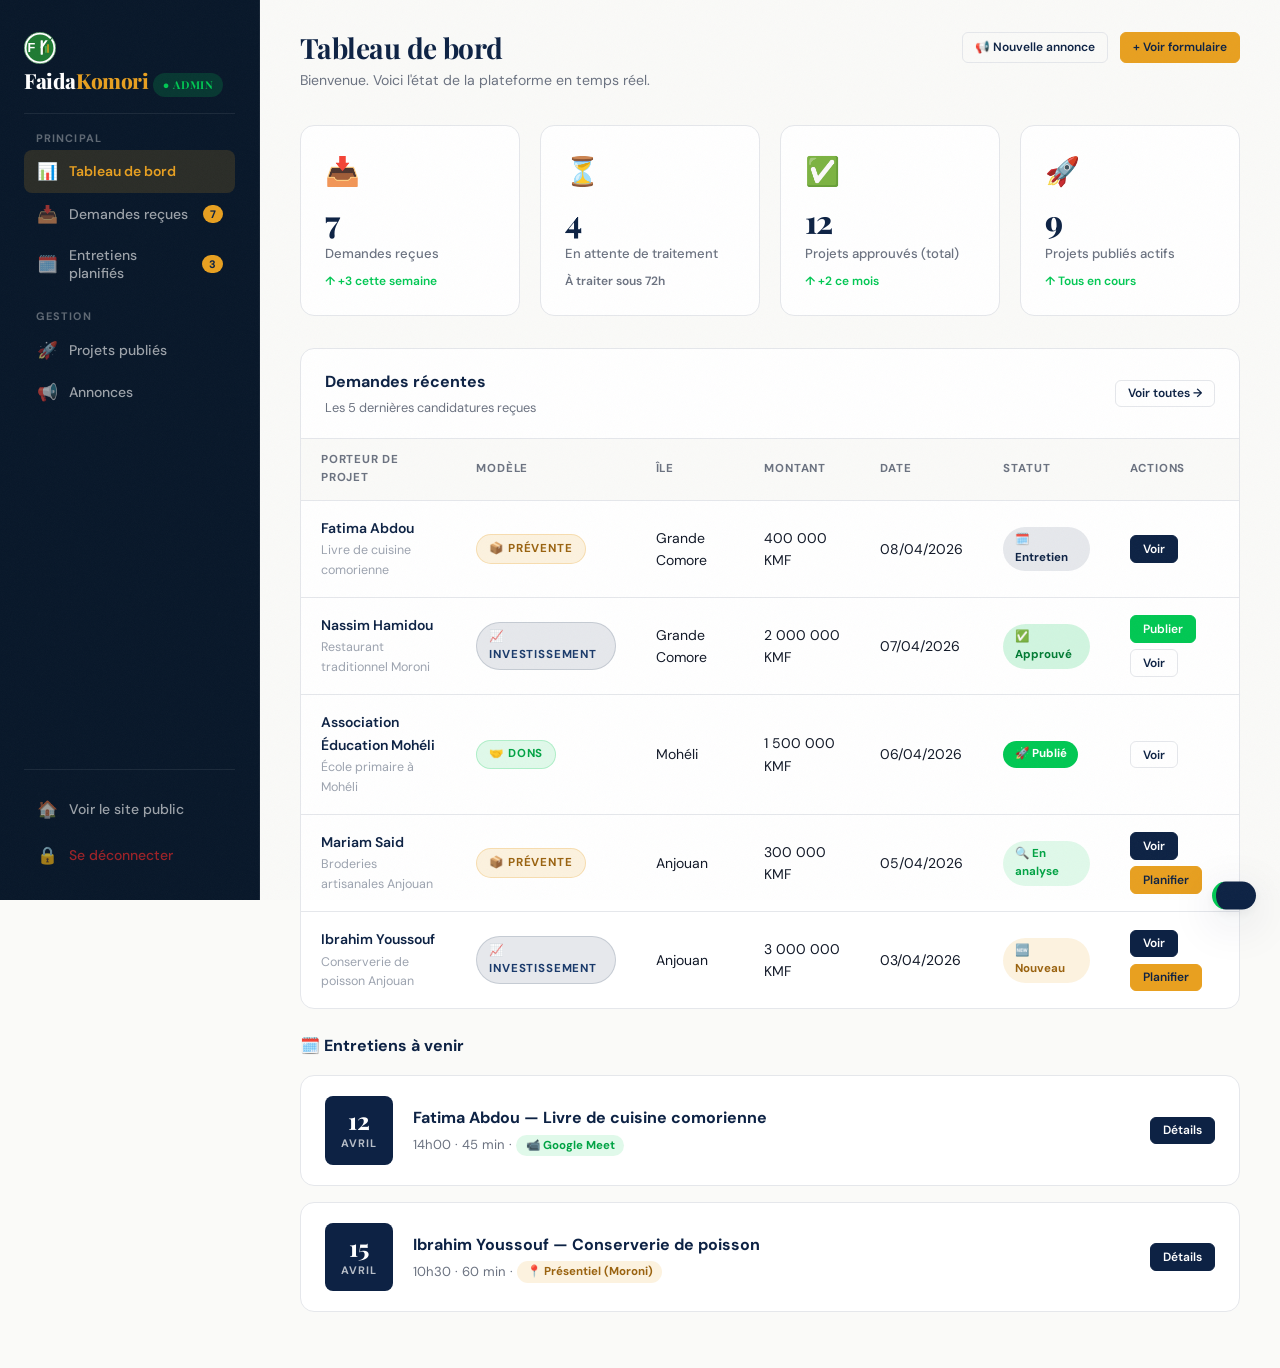
<file: admin.html>
<!DOCTYPE html>
<html lang="fr">
<head>
  <meta charset="UTF-8" />
  <meta name="viewport" content="width=device-width, initial-scale=1.0" />
  <title>Administration — FaidaKomori</title>
  <meta name="robots"      content="noindex, nofollow" />
  <meta name="theme-color" content="#00C853" />
  <link rel="icon" href="img/favicon.svg" type="image/svg+xml" />
  <link rel="stylesheet" href="css/style.css" />
  <link rel="preconnect" href="https://fonts.googleapis.com" />
  <link rel="preconnect" href="https://fonts.gstatic.com" crossorigin />
  <link href="https://fonts.googleapis.com/css2?family=Playfair+Display:ital,wght@0,400;0,600;0,700;0,800;1,400;1,700&family=DM+Sans:wght@300;400;500;600;700&display=swap" rel="stylesheet" />
  <style>
    /* ── Admin-specific styles (complément) ── */
    body { background: var(--off-white); }

    .admin-layout {
      display: grid;
      grid-template-columns: 260px 1fr;
      min-height: 100vh;
    }

    /* ── Sidebar ── */
    .admin-sidebar {
      background: var(--navy-deep);
      padding: 1.5rem;
      display: flex;
      flex-direction: column;
      gap: 0.35rem;
      border-right: 1px solid rgba(255,255,255,0.06);
      position: sticky;
      top: 0;
      height: 100vh;
      overflow-y: auto;
    }
    .admin-sidebar__logo {
      font-family: var(--font-heading);
      font-size: 1.3rem;
      font-weight: 800;
      color: var(--white);
      margin-bottom: 0.25rem;
      padding-bottom: 1rem;
      border-bottom: 1px solid rgba(255,255,255,0.08);
      letter-spacing: -0.02em;
    }
    .admin-sidebar__logo span { color: var(--gold); }
    .admin-sidebar__badge-admin {
      display: inline-flex;
      align-items: center;
      gap: 0.3rem;
      background: rgba(0,200,83,0.18);
      color: var(--green);
      font-size: 0.68rem;
      font-weight: 700;
      padding: 0.2rem 0.6rem;
      border-radius: 50px;
      margin-top: 0.25rem;
      letter-spacing: 0.06em;
    }
    .admin-sidebar__label {
      font-size: 0.68rem;
      text-transform: uppercase;
      letter-spacing: 0.1em;
      color: rgba(255,255,255,0.35);
      font-weight: 700;
      margin-top: 1rem;
      margin-bottom: 0.15rem;
      padding-left: 0.75rem;
    }
    .admin-nav-item {
      display: flex;
      align-items: center;
      gap: 0.7rem;
      padding: 0.65rem 0.75rem;
      border-radius: var(--radius-sm);
      color: rgba(255,255,255,0.6);
      font-size: 0.875rem;
      font-weight: 500;
      transition: all var(--duration-sm) var(--ease-out);
      cursor: pointer;
      text-decoration: none;
      border: none;
      background: none;
      width: 100%;
      text-align: left;
    }
    .admin-nav-item:hover { background: rgba(255,255,255,0.08); color: var(--white); }
    .admin-nav-item.active { background: rgba(232,160,32,0.15); color: var(--gold); font-weight: 600; }
    .admin-nav-item__icon { font-size: 1.05rem; width: 22px; text-align: center; flex-shrink: 0; }
    .admin-nav-item__badge {
      margin-left: auto;
      background: var(--gold);
      color: var(--navy);
      font-size: 0.68rem;
      font-weight: 800;
      padding: 0.12rem 0.45rem;
      border-radius: 50px;
    }
    .admin-sidebar__bottom {
      margin-top: auto;
      padding-top: 1rem;
      border-top: 1px solid rgba(255,255,255,0.08);
    }

    /* ── Main content ── */
    .admin-main {
      background: var(--off-white);
      overflow-y: auto;
      padding: 2rem 2.5rem;
    }
    .admin-header {
      margin-bottom: 2rem;
      display: flex;
      align-items: flex-start;
      justify-content: space-between;
      flex-wrap: wrap;
      gap: 1rem;
    }
    .admin-header__title {
      font-family: var(--font-heading);
      font-size: 1.75rem;
      font-weight: 700;
      color: var(--navy);
      letter-spacing: -0.02em;
    }
    .admin-header__sub { color: var(--text-muted); font-size: 0.88rem; margin-top: 0.25rem; }

    /* ── Stats grid ── */
    .admin-stats {
      display: grid;
      grid-template-columns: repeat(4, 1fr);
      gap: 1.25rem;
      margin-bottom: 2rem;
    }
    .admin-stat-card {
      background: var(--white);
      border-radius: var(--radius);
      border: 1.5px solid var(--border-solid);
      padding: 1.5rem;
      transition: all var(--duration) var(--ease-spring);
    }
    .admin-stat-card:hover { transform: translateY(-2px); box-shadow: var(--shadow); }
    .admin-stat-card__icon { font-size: 1.75rem; margin-bottom: 0.65rem; }
    .admin-stat-card__value {
      font-family: var(--font-heading);
      font-size: 2rem;
      font-weight: 800;
      color: var(--navy);
      line-height: 1;
      letter-spacing: -0.03em;
    }
    .admin-stat-card__label { font-size: 0.82rem; color: var(--text-muted); font-weight: 500; margin-top: 0.35rem; }
    .admin-stat-card__trend { font-size: 0.75rem; font-weight: 600; margin-top: 0.5rem; }
    .admin-stat-card__trend--up { color: var(--green); }
    .admin-stat-card__trend--neutral { color: var(--text-muted); }

    /* ── Panels (tabs) ── */
    .admin-panel { display: none; }
    .admin-panel.active { display: block; }

    /* ── Table ── */
    .admin-table-wrap {
      background: var(--white);
      border-radius: var(--radius);
      border: 1.5px solid var(--border-solid);
      overflow: hidden;
      margin-bottom: 1.5rem;
    }
    .admin-table-header {
      padding: 1.25rem 1.5rem;
      display: flex;
      align-items: center;
      justify-content: space-between;
      border-bottom: 1px solid var(--border-solid);
      flex-wrap: wrap;
      gap: 0.75rem;
    }
    .admin-table-title { font-weight: 700; color: var(--navy); font-size: 1rem; }
    .admin-table {
      width: 100%;
      border-collapse: collapse;
    }
    .admin-table th {
      padding: 0.75rem 1.25rem;
      text-align: left;
      font-size: 0.72rem;
      font-weight: 700;
      text-transform: uppercase;
      letter-spacing: 0.07em;
      color: var(--text-muted);
      background: var(--off-white);
      border-bottom: 1px solid var(--border-solid);
    }
    .admin-table td {
      padding: 1rem 1.25rem;
      font-size: 0.875rem;
      border-bottom: 1px solid var(--border-solid);
      vertical-align: middle;
    }
    .admin-table tr:last-child td { border-bottom: none; }
    .admin-table tr:hover td { background: var(--sand); transition: background 0.15s; }
    .admin-table__name { font-weight: 600; color: var(--navy); }
    .admin-table__sub  { font-size: 0.78rem; color: var(--text-light); margin-top: 0.12rem; }

    /* Status badges */
    .status { padding: 0.25rem 0.7rem; border-radius: 50px; font-size: 0.72rem; font-weight: 700; display: inline-flex; align-items: center; gap: 0.3rem; }
    .status--new       { background: rgba(232,160,32,0.14); color: #9A6310; }
    .status--review    { background: rgba(0,200,83,0.12); color: var(--green-dark); }
    .status--interview { background: rgba(13,34,68,0.1); color: var(--navy); }
    .status--approved  { background: rgba(0,200,83,0.18); color: var(--green-deep); }
    .status--rejected  { background: rgba(220,38,38,0.1); color: #B91C1C; }
    .status--published { background: var(--green); color: var(--white); }

    /* Action buttons in table */
    .admin-actions { display: flex; gap: 0.4rem; flex-wrap: wrap; }
    .admin-btn {
      padding: 0.3rem 0.75rem;
      border-radius: 6px;
      font-size: 0.75rem;
      font-weight: 600;
      border: 1.5px solid transparent;
      cursor: pointer;
      transition: all 0.15s;
      font-family: var(--font-body);
    }
    .admin-btn--primary { background: var(--navy); color: var(--white); border-color: var(--navy); }
    .admin-btn--primary:hover { background: var(--navy-light); }
    .admin-btn--gold { background: var(--gold); color: var(--navy); border-color: var(--gold); }
    .admin-btn--gold:hover { background: var(--gold-dark); }
    .admin-btn--green { background: var(--green); color: var(--white); border-color: var(--green); }
    .admin-btn--green:hover { background: var(--green-dark); }
    .admin-btn--danger { background: transparent; color: #B91C1C; border-color: #FECACA; }
    .admin-btn--danger:hover { background: #FEF2F2; }
    .admin-btn--outline { background: transparent; color: var(--navy); border-color: var(--border-solid); }
    .admin-btn--outline:hover { background: var(--off-white); }

    /* ── Detail drawer / modal ── */
    .admin-overlay {
      position: fixed;
      inset: 0;
      background: rgba(8,23,41,0.6);
      z-index: 900;
      opacity: 0;
      pointer-events: none;
      transition: opacity var(--duration) var(--ease-out);
      backdrop-filter: blur(3px);
    }
    .admin-overlay.open { opacity: 1; pointer-events: all; }

    .admin-drawer {
      position: fixed;
      top: 0;
      right: -100%;
      width: min(680px, 100vw);
      height: 100vh;
      background: var(--white);
      z-index: 950;
      overflow-y: auto;
      transition: right var(--duration) var(--ease-spring);
      padding: 2rem;
      box-shadow: var(--shadow-xl);
    }
    .admin-drawer.open { right: 0; }

    .admin-drawer__close {
      position: absolute;
      top: 1.25rem;
      right: 1.25rem;
      width: 36px;
      height: 36px;
      border-radius: 50%;
      background: var(--off-white);
      border: 1.5px solid var(--border-solid);
      font-size: 1rem;
      cursor: pointer;
      display: flex;
      align-items: center;
      justify-content: center;
    }
    .admin-drawer__close:hover { background: var(--sand); }

    .admin-drawer__header {
      margin-bottom: 1.5rem;
      padding-right: 2.5rem;
    }
    .admin-drawer__title {
      font-family: var(--font-heading);
      font-size: 1.4rem;
      font-weight: 700;
      color: var(--navy);
      letter-spacing: -0.02em;
    }
    .admin-drawer__sub { font-size: 0.85rem; color: var(--text-muted); margin-top: 0.35rem; }

    .admin-drawer__section {
      margin-bottom: 1.5rem;
      padding: 1.25rem;
      background: var(--off-white);
      border-radius: var(--radius);
      border: 1px solid var(--border-solid);
    }
    .admin-drawer__section-title {
      font-size: 0.72rem;
      text-transform: uppercase;
      letter-spacing: 0.1em;
      color: var(--text-muted);
      font-weight: 700;
      margin-bottom: 0.75rem;
    }
    .admin-drawer__field {
      display: grid;
      grid-template-columns: 140px 1fr;
      gap: 0.5rem;
      font-size: 0.875rem;
      padding: 0.5rem 0;
      border-bottom: 1px solid var(--border-solid);
    }
    .admin-drawer__field:last-child { border-bottom: none; }
    .admin-drawer__field-label { color: var(--text-muted); font-weight: 500; }
    .admin-drawer__field-value { color: var(--navy); font-weight: 600; }

    /* Interview form */
    .interview-form { display: grid; gap: 1rem; }
    .interview-form label { font-size: 0.82rem; font-weight: 600; color: var(--navy); display: block; margin-bottom: 0.3rem; }
    .interview-form input,
    .interview-form select,
    .interview-form textarea {
      width: 100%;
      padding: 0.7rem 1rem;
      border-radius: var(--radius-sm);
      border: 1.5px solid var(--border-solid);
      font-size: 0.875rem;
      font-family: var(--font-body);
      color: var(--text);
      background: var(--white);
      transition: border-color var(--duration-sm);
    }
    .interview-form input:focus,
    .interview-form select:focus,
    .interview-form textarea:focus {
      outline: none;
      border-color: var(--navy);
    }
    .interview-form textarea { resize: vertical; min-height: 90px; }

    /* Score grid */
    .score-grid {
      display: grid;
      grid-template-columns: 1fr 1fr;
      gap: 0.75rem;
    }
    .score-item label {
      font-size: 0.78rem;
      color: var(--text-muted);
      font-weight: 600;
      display: flex;
      justify-content: space-between;
      margin-bottom: 0.25rem;
    }
    .score-item input[type="range"] {
      width: 100%;
      accent-color: var(--navy);
      padding: 0;
      border: none;
    }
    .score-total {
      grid-column: 1 / -1;
      background: var(--navy);
      color: var(--white);
      padding: 0.75rem 1rem;
      border-radius: var(--radius-sm);
      display: flex;
      justify-content: space-between;
      align-items: center;
      font-weight: 700;
    }
    .score-total__value {
      font-family: var(--font-heading);
      font-size: 1.5rem;
      font-weight: 800;
    }

    /* Announcement form */
    .announcement-card {
      background: var(--white);
      border-radius: var(--radius);
      border: 1.5px solid var(--border-solid);
      padding: 1.5rem;
      margin-bottom: 1rem;
      transition: all var(--duration) var(--ease-spring);
    }
    .announcement-card:hover { box-shadow: var(--shadow); }
    .announcement-card__date { font-size: 0.75rem; color: var(--text-light); font-weight: 600; text-transform: uppercase; letter-spacing: 0.06em; }
    .announcement-card__title { font-weight: 700; color: var(--navy); margin: 0.35rem 0 0.5rem; font-size: 1rem; }
    .announcement-card__body { font-size: 0.88rem; color: var(--text-muted); line-height: 1.7; }
    .announcement-card__footer { margin-top: 1rem; display: flex; gap: 0.5rem; }

    /* Interview cards */
    .interview-card {
      background: var(--white);
      border-radius: var(--radius);
      border: 1.5px solid var(--border-solid);
      padding: 1.25rem 1.5rem;
      margin-bottom: 1rem;
      display: flex;
      align-items: center;
      gap: 1.25rem;
      transition: all var(--duration) var(--ease-spring);
    }
    .interview-card:hover { box-shadow: var(--shadow); }
    .interview-card__date-block {
      flex-shrink: 0;
      background: var(--navy);
      color: var(--white);
      border-radius: var(--radius-sm);
      padding: 0.75rem 1rem;
      text-align: center;
      min-width: 68px;
    }
    .interview-card__day { font-family: var(--font-heading); font-size: 1.5rem; font-weight: 800; line-height: 1; }
    .interview-card__month { font-size: 0.68rem; font-weight: 700; text-transform: uppercase; letter-spacing: 0.08em; opacity: 0.7; margin-top: 0.2rem; }
    .interview-card__info { flex: 1; }
    .interview-card__title { font-weight: 700; color: var(--navy); margin-bottom: 0.2rem; }
    .interview-card__meta { font-size: 0.82rem; color: var(--text-muted); }
    .interview-card__type {
      font-size: 0.72rem;
      font-weight: 700;
      padding: 0.2rem 0.6rem;
      border-radius: 50px;
    }
    .interview-card__type--online { background: rgba(0,200,83,0.12); color: var(--green-dark); }
    .interview-card__type--inperson { background: rgba(232,160,32,0.14); color: #9A6310; }

    /* Published project mini card */
    .published-card {
      background: var(--white);
      border-radius: var(--radius);
      border: 1.5px solid var(--border-solid);
      padding: 1.25rem 1.5rem;
      margin-bottom: 1rem;
      display: flex;
      align-items: center;
      gap: 1.25rem;
      transition: all var(--duration) var(--ease-spring);
    }
    .published-card:hover { box-shadow: var(--shadow); }
    .published-card__emoji { font-size: 2rem; flex-shrink: 0; }
    .published-card__info { flex: 1; }
    .published-card__title { font-weight: 700; color: var(--navy); }
    .published-card__meta { font-size: 0.82rem; color: var(--text-muted); margin-top: 0.2rem; }
    .published-card__progress { margin-top: 0.5rem; }
    .published-card__bar { height: 6px; background: var(--border-solid); border-radius: 50px; overflow: hidden; margin-top: 0.25rem; }
    .published-card__bar-fill { height: 100%; background: var(--green); border-radius: 50px; }
    .published-card__pct { font-size: 0.72rem; font-weight: 700; color: var(--green-dark); }

    /* Mobile toggle */
    .admin-mobile-toggle {
      display: none;
      position: fixed;
      top: 1rem;
      left: 1rem;
      z-index: 999;
      width: 42px;
      height: 42px;
      background: var(--navy);
      border-radius: var(--radius-sm);
      color: var(--white);
      font-size: 1.1rem;
      align-items: center;
      justify-content: center;
      cursor: pointer;
      border: none;
      box-shadow: var(--shadow);
    }

    /* Notification toast */
    .admin-toast {
      position: fixed;
      bottom: 1.5rem;
      right: 1.5rem;
      background: var(--navy);
      color: var(--white);
      padding: 0.875rem 1.25rem;
      border-radius: var(--radius);
      font-size: 0.875rem;
      font-weight: 500;
      box-shadow: var(--shadow-lg);
      transform: translateY(120%);
      transition: transform var(--duration) var(--ease-spring);
      z-index: 9000;
      display: flex;
      align-items: center;
      gap: 0.6rem;
      max-width: 320px;
    }
    .admin-toast.show { transform: translateY(0); }
    .admin-toast--success { border-left: 4px solid var(--green); }
    .admin-toast--warning { border-left: 4px solid var(--gold); }

    /* Empty state */
    .admin-empty {
      text-align: center;
      padding: 4rem 2rem;
      color: var(--text-muted);
    }
    .admin-empty__icon { font-size: 3rem; margin-bottom: 1rem; opacity: 0.5; }
    .admin-empty__text { font-size: 0.95rem; }

    /* Responsive */
    @media (max-width: 1024px) {
      .admin-stats { grid-template-columns: repeat(2, 1fr); }
    }
    @media (max-width: 768px) {
      .admin-mobile-toggle { display: flex; }
      .admin-layout { grid-template-columns: 1fr; }
      .admin-sidebar {
        position: fixed;
        left: -280px;
        top: 0;
        width: 260px;
        z-index: 1000;
        transition: left var(--duration) var(--ease-spring);
      }
      .admin-sidebar.open { left: 0; }
      .admin-main { padding: 1.25rem; padding-top: 4rem; }
      .admin-stats { grid-template-columns: 1fr 1fr; }
      .admin-drawer { width: 100vw; }
      .admin-drawer__field { grid-template-columns: 1fr; }
      .score-grid { grid-template-columns: 1fr; }
    }
    @media (max-width: 480px) {
      .admin-stats { grid-template-columns: 1fr; }
      .admin-table th:nth-child(3),
      .admin-table td:nth-child(3) { display: none; }
    }
  </style>
</head>
<body>

<!-- ══════════════════════════════════════════
     MOBILE MENU TOGGLE
══════════════════════════════════════════ -->
<button class="admin-mobile-toggle" id="adminMobileToggle" aria-label="Ouvrir le menu admin">☰</button>

<!-- ══════════════════════════════════════════
     LAYOUT : SIDEBAR + MAIN
══════════════════════════════════════════ -->
<div class="admin-layout">

  <!-- ── SIDEBAR ────────────────────────── -->
  <aside class="admin-sidebar" id="adminSidebar">

    <div>
      <div class="admin-sidebar__logo">
        <img src="img/logo-fk-icon.svg" alt="FK" style="width:32px;height:32px;border-radius:8px;" />Faida<span>Komori</span>
        <div class="admin-sidebar__badge-admin">● ADMIN</div>
      </div>

      <div class="admin-sidebar__label">Principal</div>
      <button class="admin-nav-item active" data-panel="dashboard">
        <span class="admin-nav-item__icon">📊</span>
        Tableau de bord
      </button>
      <button class="admin-nav-item" data-panel="demandes">
        <span class="admin-nav-item__icon">📥</span>
        Demandes reçues
        <span class="admin-nav-item__badge">7</span>
      </button>
      <button class="admin-nav-item" data-panel="entretiens">
        <span class="admin-nav-item__icon">🗓️</span>
        Entretiens planifiés
        <span class="admin-nav-item__badge">3</span>
      </button>

      <div class="admin-sidebar__label">Gestion</div>
      <button class="admin-nav-item" data-panel="projets">
        <span class="admin-nav-item__icon">🚀</span>
        Projets publiés
      </button>
      <button class="admin-nav-item" data-panel="annonces">
        <span class="admin-nav-item__icon">📢</span>
        Annonces
      </button>
    </div>

    <div class="admin-sidebar__bottom">
      <a href="index.html" class="admin-nav-item">
        <span class="admin-nav-item__icon">🏠</span>
        Voir le site public
      </a>
      <button class="admin-nav-item" style="color:rgba(220,38,38,0.7);">
        <span class="admin-nav-item__icon">🔒</span>
        Se déconnecter
      </button>
    </div>
  </aside>

  <!-- ── MAIN CONTENT ───────────────────── -->
  <main class="admin-main">

    <!-- ══════════════════════════════════
         PANEL : DASHBOARD
    ══════════════════════════════════ -->
    <div class="admin-panel active" id="panel-dashboard">

      <div class="admin-header">
        <div>
          <h1 class="admin-header__title">Tableau de bord</h1>
          <p class="admin-header__sub">Bienvenue. Voici l'état de la plateforme en temps réel.</p>
        </div>
        <div style="display:flex;gap:0.75rem;flex-wrap:wrap;">
          <button class="admin-btn admin-btn--outline" onclick="switchPanel('annonces')">📢 Nouvelle annonce</button>
          <a href="deposer.html" class="admin-btn admin-btn--gold">+ Voir formulaire</a>
        </div>
      </div>

      <!-- Stats -->
      <div class="admin-stats">
        <div class="admin-stat-card">
          <div class="admin-stat-card__icon">📥</div>
          <div class="admin-stat-card__value">7</div>
          <div class="admin-stat-card__label">Demandes reçues</div>
          <div class="admin-stat-card__trend admin-stat-card__trend--up">↑ +3 cette semaine</div>
        </div>
        <div class="admin-stat-card">
          <div class="admin-stat-card__icon">⏳</div>
          <div class="admin-stat-card__value">4</div>
          <div class="admin-stat-card__label">En attente de traitement</div>
          <div class="admin-stat-card__trend admin-stat-card__trend--neutral">À traiter sous 72h</div>
        </div>
        <div class="admin-stat-card">
          <div class="admin-stat-card__icon">✅</div>
          <div class="admin-stat-card__value">12</div>
          <div class="admin-stat-card__label">Projets approuvés (total)</div>
          <div class="admin-stat-card__trend admin-stat-card__trend--up">↑ +2 ce mois</div>
        </div>
        <div class="admin-stat-card">
          <div class="admin-stat-card__icon">🚀</div>
          <div class="admin-stat-card__value">9</div>
          <div class="admin-stat-card__label">Projets publiés actifs</div>
          <div class="admin-stat-card__trend admin-stat-card__trend--up">↑ Tous en cours</div>
        </div>
      </div>

      <!-- Demandes récentes -->
      <div class="admin-table-wrap">
        <div class="admin-table-header">
          <div>
            <div class="admin-table-title">Demandes récentes</div>
            <div style="font-size:0.8rem;color:var(--text-muted);margin-top:0.2rem;">Les 5 dernières candidatures reçues</div>
          </div>
          <button class="admin-btn admin-btn--outline" onclick="switchPanel('demandes')">Voir toutes →</button>
        </div>
        <table class="admin-table">
          <thead>
            <tr>
              <th>Porteur de projet</th>
              <th>Modèle</th>
              <th>Île</th>
              <th>Montant</th>
              <th>Date</th>
              <th>Statut</th>
              <th>Actions</th>
            </tr>
          </thead>
          <tbody>
            <tr>
              <td>
                <div class="admin-table__name">Fatima Abdou</div>
                <div class="admin-table__sub">Livre de cuisine comorienne</div>
              </td>
              <td><span class="badge badge-prevente" style="font-size:0.72rem;">📦 Prévente</span></td>
              <td>Grande Comore</td>
              <td>400 000 KMF</td>
              <td>08/04/2026</td>
              <td><span class="status status--interview">🗓️ Entretien</span></td>
              <td>
                <div class="admin-actions">
                  <button class="admin-btn admin-btn--primary" onclick="openDrawer('demande', 1)">Voir</button>
                </div>
              </td>
            </tr>
            <tr>
              <td>
                <div class="admin-table__name">Nassim Hamidou</div>
                <div class="admin-table__sub">Restaurant traditionnel Moroni</div>
              </td>
              <td><span class="badge badge-invest" style="font-size:0.72rem;">📈 Investissement</span></td>
              <td>Grande Comore</td>
              <td>2 000 000 KMF</td>
              <td>07/04/2026</td>
              <td><span class="status status--approved">✅ Approuvé</span></td>
              <td>
                <div class="admin-actions">
                  <button class="admin-btn admin-btn--green" onclick="openDrawer('publish', 2)">Publier</button>
                  <button class="admin-btn admin-btn--outline" onclick="openDrawer('demande', 2)">Voir</button>
                </div>
              </td>
            </tr>
            <tr>
              <td>
                <div class="admin-table__name">Association Éducation Mohéli</div>
                <div class="admin-table__sub">École primaire à Mohéli</div>
              </td>
              <td><span class="badge badge-dons" style="font-size:0.72rem;">🤝 Dons</span></td>
              <td>Mohéli</td>
              <td>1 500 000 KMF</td>
              <td>06/04/2026</td>
              <td><span class="status status--published">🚀 Publié</span></td>
              <td>
                <div class="admin-actions">
                  <button class="admin-btn admin-btn--outline" onclick="openDrawer('demande', 3)">Voir</button>
                </div>
              </td>
            </tr>
            <tr>
              <td>
                <div class="admin-table__name">Mariam Said</div>
                <div class="admin-table__sub">Broderies artisanales Anjouan</div>
              </td>
              <td><span class="badge badge-prevente" style="font-size:0.72rem;">📦 Prévente</span></td>
              <td>Anjouan</td>
              <td>300 000 KMF</td>
              <td>05/04/2026</td>
              <td><span class="status status--review">🔍 En analyse</span></td>
              <td>
                <div class="admin-actions">
                  <button class="admin-btn admin-btn--primary" onclick="openDrawer('demande', 4)">Voir</button>
                  <button class="admin-btn admin-btn--gold" onclick="openDrawer('interview', 4)">Planifier</button>
                </div>
              </td>
            </tr>
            <tr>
              <td>
                <div class="admin-table__name">Ibrahim Youssouf</div>
                <div class="admin-table__sub">Conserverie de poisson Anjouan</div>
              </td>
              <td><span class="badge badge-invest" style="font-size:0.72rem;">📈 Investissement</span></td>
              <td>Anjouan</td>
              <td>3 000 000 KMF</td>
              <td>03/04/2026</td>
              <td><span class="status status--new">🆕 Nouveau</span></td>
              <td>
                <div class="admin-actions">
                  <button class="admin-btn admin-btn--primary" onclick="openDrawer('demande', 5)">Voir</button>
                  <button class="admin-btn admin-btn--gold" onclick="openDrawer('interview', 5)">Planifier</button>
                </div>
              </td>
            </tr>
          </tbody>
        </table>
      </div>

      <!-- Entretiens à venir -->
      <div style="margin-bottom:1.5rem;">
        <div style="font-weight:700;color:var(--navy);font-size:1rem;margin-bottom:1rem;">🗓️ Entretiens à venir</div>
        <div class="interview-card">
          <div class="interview-card__date-block">
            <div class="interview-card__day">12</div>
            <div class="interview-card__month">Avril</div>
          </div>
          <div class="interview-card__info">
            <div class="interview-card__title">Fatima Abdou — Livre de cuisine comorienne</div>
            <div class="interview-card__meta">14h00 · 45 min · <span class="interview-card__type interview-card__type--online">📹 Google Meet</span></div>
          </div>
          <div class="admin-actions">
            <button class="admin-btn admin-btn--primary" onclick="openDrawer('interview_detail', 1)">Détails</button>
          </div>
        </div>
        <div class="interview-card">
          <div class="interview-card__date-block">
            <div class="interview-card__day">15</div>
            <div class="interview-card__month">Avril</div>
          </div>
          <div class="interview-card__info">
            <div class="interview-card__title">Ibrahim Youssouf — Conserverie de poisson</div>
            <div class="interview-card__meta">10h30 · 60 min · <span class="interview-card__type interview-card__type--inperson">📍 Présentiel (Moroni)</span></div>
          </div>
          <div class="admin-actions">
            <button class="admin-btn admin-btn--primary" onclick="openDrawer('interview_detail', 5)">Détails</button>
          </div>
        </div>
      </div>

    </div><!-- /panel-dashboard -->


    <!-- ══════════════════════════════════
         PANEL : DEMANDES
    ══════════════════════════════════ -->
    <div class="admin-panel" id="panel-demandes">

      <div class="admin-header">
        <div>
          <h1 class="admin-header__title">Demandes reçues</h1>
          <p class="admin-header__sub">Toutes les candidatures de porteurs de projet.</p>
        </div>
        <div style="display:flex;gap:0.75rem;align-items:center;flex-wrap:wrap;">
          <select style="padding:0.5rem 0.9rem;border-radius:var(--radius-sm);border:1.5px solid var(--border-solid);font-size:0.82rem;font-family:var(--font-body);color:var(--text);background:var(--white);">
            <option>Tous les statuts</option>
            <option>🆕 Nouveau</option>
            <option>🔍 En analyse</option>
            <option>🗓️ Entretien</option>
            <option>✅ Approuvé</option>
            <option>❌ Refusé</option>
            <option>🚀 Publié</option>
          </select>
          <select style="padding:0.5rem 0.9rem;border-radius:var(--radius-sm);border:1.5px solid var(--border-solid);font-size:0.82rem;font-family:var(--font-body);color:var(--text);background:var(--white);">
            <option>Tous les modèles</option>
            <option>📦 Prévente</option>
            <option>🤝 Dons</option>
            <option>📈 Investissement</option>
          </select>
        </div>
      </div>

      <div class="admin-table-wrap">
        <div class="admin-table-header">
          <div class="admin-table-title">7 candidatures au total</div>
        </div>
        <table class="admin-table">
          <thead>
            <tr>
              <th>Porteur de projet</th>
              <th>Modèle</th>
              <th>Île</th>
              <th>Montant</th>
              <th>Date</th>
              <th>Statut</th>
              <th>Actions</th>
            </tr>
          </thead>
          <tbody>
            <tr>
              <td>
                <div class="admin-table__name">Fatima Abdou</div>
                <div class="admin-table__sub">Livre de cuisine comorienne</div>
              </td>
              <td><span class="badge badge-prevente" style="font-size:0.72rem;">📦 Prévente</span></td>
              <td>Grande Comore</td>
              <td>400 000 KMF</td>
              <td>08/04/2026</td>
              <td><span class="status status--interview">🗓️ Entretien</span></td>
              <td>
                <div class="admin-actions">
                  <button class="admin-btn admin-btn--primary" onclick="openDrawer('demande', 1)">Voir dossier</button>
                  <button class="admin-btn admin-btn--gold" onclick="openDrawer('interview', 1)">Entretien</button>
                </div>
              </td>
            </tr>
            <tr>
              <td>
                <div class="admin-table__name">Nassim Hamidou</div>
                <div class="admin-table__sub">Restaurant traditionnel Moroni</div>
              </td>
              <td><span class="badge badge-invest" style="font-size:0.72rem;">📈 Investissement</span></td>
              <td>Grande Comore</td>
              <td>2 000 000 KMF</td>
              <td>07/04/2026</td>
              <td><span class="status status--approved">✅ Approuvé</span></td>
              <td>
                <div class="admin-actions">
                  <button class="admin-btn admin-btn--green" onclick="openDrawer('publish', 2)">🚀 Publier</button>
                  <button class="admin-btn admin-btn--outline" onclick="openDrawer('demande', 2)">Voir</button>
                </div>
              </td>
            </tr>
            <tr>
              <td>
                <div class="admin-table__name">Association Éducation Mohéli</div>
                <div class="admin-table__sub">École primaire à Mohéli</div>
              </td>
              <td><span class="badge badge-dons" style="font-size:0.72rem;">🤝 Dons</span></td>
              <td>Mohéli</td>
              <td>1 500 000 KMF</td>
              <td>06/04/2026</td>
              <td><span class="status status--published">🚀 Publié</span></td>
              <td>
                <div class="admin-actions">
                  <button class="admin-btn admin-btn--outline" onclick="openDrawer('demande', 3)">Voir</button>
                  <a href="projet-detail.html" class="admin-btn admin-btn--outline" target="_blank">Voir page</a>
                </div>
              </td>
            </tr>
            <tr>
              <td>
                <div class="admin-table__name">Mariam Said</div>
                <div class="admin-table__sub">Broderies artisanales Anjouan</div>
              </td>
              <td><span class="badge badge-prevente" style="font-size:0.72rem;">📦 Prévente</span></td>
              <td>Anjouan</td>
              <td>300 000 KMF</td>
              <td>05/04/2026</td>
              <td><span class="status status--review">🔍 En analyse</span></td>
              <td>
                <div class="admin-actions">
                  <button class="admin-btn admin-btn--primary" onclick="openDrawer('demande', 4)">Voir dossier</button>
                  <button class="admin-btn admin-btn--gold" onclick="openDrawer('interview', 4)">Planifier</button>
                </div>
              </td>
            </tr>
            <tr>
              <td>
                <div class="admin-table__name">Ibrahim Youssouf</div>
                <div class="admin-table__sub">Conserverie de poisson Anjouan</div>
              </td>
              <td><span class="badge badge-invest" style="font-size:0.72rem;">📈 Investissement</span></td>
              <td>Anjouan</td>
              <td>3 000 000 KMF</td>
              <td>03/04/2026</td>
              <td><span class="status status--new">🆕 Nouveau</span></td>
              <td>
                <div class="admin-actions">
                  <button class="admin-btn admin-btn--primary" onclick="openDrawer('demande', 5)">Voir dossier</button>
                  <button class="admin-btn admin-btn--gold" onclick="openDrawer('interview', 5)">Planifier</button>
                </div>
              </td>
            </tr>
            <tr>
              <td>
                <div class="admin-table__name">Ali Mlamali</div>
                <div class="admin-table__sub">Album de musique twarab</div>
              </td>
              <td><span class="badge badge-prevente" style="font-size:0.72rem;">📦 Prévente</span></td>
              <td>Diaspora (France)</td>
              <td>500 000 KMF</td>
              <td>02/04/2026</td>
              <td><span class="status status--new">🆕 Nouveau</span></td>
              <td>
                <div class="admin-actions">
                  <button class="admin-btn admin-btn--primary" onclick="openDrawer('demande', 6)">Voir dossier</button>
                  <button class="admin-btn admin-btn--gold" onclick="openDrawer('interview', 6)">Planifier</button>
                </div>
              </td>
            </tr>
            <tr>
              <td>
                <div class="admin-table__name">Karim Hassan</div>
                <div class="admin-table__sub">Épicerie en ligne Comores</div>
              </td>
              <td><span class="badge badge-invest" style="font-size:0.72rem;">📈 Investissement</span></td>
              <td>Grande Comore</td>
              <td>2 000 000 KMF</td>
              <td>01/04/2026</td>
              <td><span class="status status--interview">🗓️ Entretien</span></td>
              <td>
                <div class="admin-actions">
                  <button class="admin-btn admin-btn--primary" onclick="openDrawer('demande', 7)">Voir dossier</button>
                </div>
              </td>
            </tr>
          </tbody>
        </table>
      </div>
    </div><!-- /panel-demandes -->


    <!-- ══════════════════════════════════
         PANEL : ENTRETIENS
    ══════════════════════════════════ -->
    <div class="admin-panel" id="panel-entretiens">

      <div class="admin-header">
        <div>
          <h1 class="admin-header__title">Entretiens planifiés</h1>
          <p class="admin-header__sub">Gérez vos entretiens de sélection avec les candidats.</p>
        </div>
        <button class="admin-btn admin-btn--gold" onclick="openDrawer('interview_new')">+ Planifier un entretien</button>
      </div>

      <div style="margin-bottom:2rem;">
        <div style="font-weight:700;color:var(--navy);font-size:0.88rem;text-transform:uppercase;letter-spacing:0.07em;margin-bottom:1rem;opacity:0.6;">À venir</div>

        <div class="interview-card">
          <div class="interview-card__date-block">
            <div class="interview-card__day">12</div>
            <div class="interview-card__month">Avr</div>
          </div>
          <div class="interview-card__info">
            <div class="interview-card__title">Fatima Abdou — Livre de cuisine comorienne</div>
            <div class="interview-card__meta">14h00 · 45 min · <span class="interview-card__type interview-card__type--online">📹 Google Meet</span> · 📧 Lien envoyé</div>
          </div>
          <div class="admin-actions">
            <button class="admin-btn admin-btn--primary" onclick="openDrawer('interview_detail', 1)">Détails</button>
            <button class="admin-btn admin-btn--green" onclick="openDrawer('score', 1)">Évaluer</button>
          </div>
        </div>

        <div class="interview-card">
          <div class="interview-card__date-block">
            <div class="interview-card__day">15</div>
            <div class="interview-card__month">Avr</div>
          </div>
          <div class="interview-card__info">
            <div class="interview-card__title">Ibrahim Youssouf — Conserverie de poisson</div>
            <div class="interview-card__meta">10h30 · 60 min · <span class="interview-card__type interview-card__type--inperson">📍 Présentiel — Bureau Moroni</span></div>
          </div>
          <div class="admin-actions">
            <button class="admin-btn admin-btn--primary" onclick="openDrawer('interview_detail', 5)">Détails</button>
            <button class="admin-btn admin-btn--green" onclick="openDrawer('score', 5)">Évaluer</button>
          </div>
        </div>

        <div class="interview-card">
          <div class="interview-card__date-block">
            <div class="interview-card__day">18</div>
            <div class="interview-card__month">Avr</div>
          </div>
          <div class="interview-card__info">
            <div class="interview-card__title">Karim Hassan — Épicerie en ligne Comores</div>
            <div class="interview-card__meta">16h00 · 30 min · <span class="interview-card__type interview-card__type--online">🎥 Zoom</span> · 📧 Lien à envoyer</div>
          </div>
          <div class="admin-actions">
            <button class="admin-btn admin-btn--primary" onclick="openDrawer('interview_detail', 7)">Détails</button>
            <button class="admin-btn admin-btn--gold" onclick="sendInvite(7)">Envoyer lien</button>
          </div>
        </div>
      </div>

    </div><!-- /panel-entretiens -->


    <!-- ══════════════════════════════════
         PANEL : PROJETS PUBLIÉS
    ══════════════════════════════════ -->
    <div class="admin-panel" id="panel-projets">

      <div class="admin-header">
        <div>
          <h1 class="admin-header__title">Projets publiés</h1>
          <p class="admin-header__sub">9 projets actifs sur la plateforme.</p>
        </div>
        <a href="projets.html" target="_blank" class="admin-btn admin-btn--outline">Voir la page publique →</a>
      </div>

      <div class="admin-table-wrap">
        <div class="admin-table-header">
          <div class="admin-table-title">Projets en cours de financement</div>
        </div>
        <table class="admin-table">
          <thead>
            <tr>
              <th>Projet</th>
              <th>Modèle</th>
              <th>Progression</th>
              <th>Montant collecté</th>
              <th>Jours restants</th>
              <th>Actions</th>
            </tr>
          </thead>
          <tbody>
            <tr>
              <td>
                <div class="admin-table__name">📚 Livre de cuisine comorienne</div>
                <div class="admin-table__sub">Fatima Abdou — Grande Comore</div>
              </td>
              <td><span class="badge badge-prevente" style="font-size:0.72rem;">📦 Prévente</span></td>
              <td>
                <div style="display:flex;align-items:center;gap:0.5rem;">
                  <div style="flex:1;height:6px;background:var(--border-solid);border-radius:50px;overflow:hidden;">
                    <div style="height:100%;width:68%;background:var(--gold);border-radius:50px;"></div>
                  </div>
                  <span style="font-size:0.75rem;font-weight:700;color:var(--gold-dark);">68%</span>
                </div>
              </td>
              <td>272 000 KMF</td>
              <td><strong>22 j.</strong></td>
              <td>
                <div class="admin-actions">
                  <button class="admin-btn admin-btn--outline" onclick="openDrawer('demande', 1)">Voir</button>
                  <button class="admin-btn admin-btn--danger" onclick="pauseProject(1)">Suspendre</button>
                </div>
              </td>
            </tr>
            <tr>
              <td>
                <div class="admin-table__name">🏫 École primaire à Mohéli</div>
                <div class="admin-table__sub">Association Éducation Mohéli — Mohéli</div>
              </td>
              <td><span class="badge badge-dons" style="font-size:0.72rem;">🤝 Dons</span></td>
              <td>
                <div style="display:flex;align-items:center;gap:0.5rem;">
                  <div style="flex:1;height:6px;background:var(--border-solid);border-radius:50px;overflow:hidden;">
                    <div style="height:100%;width:42%;background:var(--green);border-radius:50px;"></div>
                  </div>
                  <span style="font-size:0.75rem;font-weight:700;color:var(--green-dark);">42%</span>
                </div>
              </td>
              <td>630 000 KMF</td>
              <td><strong>45 j.</strong></td>
              <td>
                <div class="admin-actions">
                  <button class="admin-btn admin-btn--outline" onclick="openDrawer('demande', 3)">Voir</button>
                  <button class="admin-btn admin-btn--danger" onclick="pauseProject(3)">Suspendre</button>
                </div>
              </td>
            </tr>
            <tr>
              <td>
                <div class="admin-table__name">🍽️ Restaurant traditionnel Moroni</div>
                <div class="admin-table__sub">Nassim Hamidou — Grande Comore</div>
              </td>
              <td><span class="badge badge-invest" style="font-size:0.72rem;">📈 Invest.</span></td>
              <td>
                <div style="display:flex;align-items:center;gap:0.5rem;">
                  <div style="flex:1;height:6px;background:var(--border-solid);border-radius:50px;overflow:hidden;">
                    <div style="height:100%;width:85%;background:var(--navy);border-radius:50px;"></div>
                  </div>
                  <span style="font-size:0.75rem;font-weight:700;color:var(--navy);">85%</span>
                </div>
              </td>
              <td>1 700 000 KMF</td>
              <td><strong>8 j.</strong></td>
              <td>
                <div class="admin-actions">
                  <button class="admin-btn admin-btn--outline" onclick="openDrawer('demande', 2)">Voir</button>
                  <button class="admin-btn admin-btn--danger" onclick="pauseProject(2)">Suspendre</button>
                </div>
              </td>
            </tr>
            <tr>
              <td>
                <div class="admin-table__name">🎨 Broderies artisanales Anjouan</div>
                <div class="admin-table__sub">Mariam Said — Anjouan</div>
              </td>
              <td><span class="badge badge-prevente" style="font-size:0.72rem;">📦 Prévente</span></td>
              <td>
                <div style="display:flex;align-items:center;gap:0.5rem;">
                  <div style="flex:1;height:6px;background:var(--border-solid);border-radius:50px;overflow:hidden;">
                    <div style="height:100%;width:31%;background:var(--gold);border-radius:50px;"></div>
                  </div>
                  <span style="font-size:0.75rem;font-weight:700;color:var(--gold-dark);">31%</span>
                </div>
              </td>
              <td>93 000 KMF</td>
              <td><strong>58 j.</strong></td>
              <td>
                <div class="admin-actions">
                  <button class="admin-btn admin-btn--outline">Voir</button>
                  <button class="admin-btn admin-btn--danger" onclick="pauseProject(4)">Suspendre</button>
                </div>
              </td>
            </tr>
            <tr>
              <td>
                <div class="admin-table__name">🐟 Conserverie de poisson Anjouan</div>
                <div class="admin-table__sub">Ibrahim Youssouf — Anjouan</div>
              </td>
              <td><span class="badge badge-invest" style="font-size:0.72rem;">📈 Invest.</span></td>
              <td>
                <div style="display:flex;align-items:center;gap:0.5rem;">
                  <div style="flex:1;height:6px;background:var(--border-solid);border-radius:50px;overflow:hidden;">
                    <div style="height:100%;width:55%;background:var(--navy);border-radius:50px;"></div>
                  </div>
                  <span style="font-size:0.75rem;font-weight:700;color:var(--navy);">55%</span>
                </div>
              </td>
              <td>1 650 000 KMF</td>
              <td><strong>30 j.</strong></td>
              <td>
                <div class="admin-actions">
                  <button class="admin-btn admin-btn--outline">Voir</button>
                  <button class="admin-btn admin-btn--danger" onclick="pauseProject(5)">Suspendre</button>
                </div>
              </td>
            </tr>
            <tr>
              <td>
                <div class="admin-table__name">🌿 Jardin communautaire Moroni</div>
                <div class="admin-table__sub">Association Verte Comores — Grande Comore</div>
              </td>
              <td><span class="badge badge-dons" style="font-size:0.72rem;">🤝 Dons</span></td>
              <td>
                <div style="display:flex;align-items:center;gap:0.5rem;">
                  <div style="flex:1;height:6px;background:var(--border-solid);border-radius:50px;overflow:hidden;">
                    <div style="height:100%;width:77%;background:var(--green);border-radius:50px;"></div>
                  </div>
                  <span style="font-size:0.75rem;font-weight:700;color:var(--green-dark);">77%</span>
                </div>
              </td>
              <td>385 000 KMF</td>
              <td><strong>14 j.</strong></td>
              <td>
                <div class="admin-actions">
                  <button class="admin-btn admin-btn--outline">Voir</button>
                  <button class="admin-btn admin-btn--danger" onclick="pauseProject(6)">Suspendre</button>
                </div>
              </td>
            </tr>
            <tr>
              <td>
                <div class="admin-table__name">🎵 Album de musique twarab</div>
                <div class="admin-table__sub">Ali Mlamali — Diaspora (France)</div>
              </td>
              <td><span class="badge badge-prevente" style="font-size:0.72rem;">📦 Prévente</span></td>
              <td>
                <div style="display:flex;align-items:center;gap:0.5rem;">
                  <div style="flex:1;height:6px;background:var(--border-solid);border-radius:50px;overflow:hidden;">
                    <div style="height:100%;width:52%;background:var(--gold);border-radius:50px;"></div>
                  </div>
                  <span style="font-size:0.75rem;font-weight:700;color:var(--gold-dark);">52%</span>
                </div>
              </td>
              <td>260 000 KMF</td>
              <td><strong>35 j.</strong></td>
              <td>
                <div class="admin-actions">
                  <button class="admin-btn admin-btn--outline">Voir</button>
                  <button class="admin-btn admin-btn--danger">Suspendre</button>
                </div>
              </td>
            </tr>
            <tr>
              <td>
                <div class="admin-table__name">🛒 Épicerie en ligne Comores</div>
                <div class="admin-table__sub">Karim Hassan — Grande Comore</div>
              </td>
              <td><span class="badge badge-invest" style="font-size:0.72rem;">📈 Invest.</span></td>
              <td>
                <div style="display:flex;align-items:center;gap:0.5rem;">
                  <div style="flex:1;height:6px;background:var(--border-solid);border-radius:50px;overflow:hidden;">
                    <div style="height:100%;width:62%;background:var(--navy);border-radius:50px;"></div>
                  </div>
                  <span style="font-size:0.75rem;font-weight:700;color:var(--navy);">62%</span>
                </div>
              </td>
              <td>1 240 000 KMF</td>
              <td><strong>21 j.</strong></td>
              <td>
                <div class="admin-actions">
                  <button class="admin-btn admin-btn--outline">Voir</button>
                  <button class="admin-btn admin-btn--danger">Suspendre</button>
                </div>
              </td>
            </tr>
            <tr>
              <td>
                <div class="admin-table__name">🌊 Nettoyage des plages de Mohéli</div>
                <div class="admin-table__sub">EcoMohéli — Mohéli</div>
              </td>
              <td><span class="badge badge-dons" style="font-size:0.72rem;">🤝 Dons</span></td>
              <td>
                <div style="display:flex;align-items:center;gap:0.5rem;">
                  <div style="flex:1;height:6px;background:var(--border-solid);border-radius:50px;overflow:hidden;">
                    <div style="height:100%;width:90%;background:var(--green);border-radius:50px;"></div>
                  </div>
                  <span style="font-size:0.75rem;font-weight:700;color:var(--green-dark);">90%</span>
                </div>
              </td>
              <td>225 000 KMF</td>
              <td><strong>5 j.</strong></td>
              <td>
                <div class="admin-actions">
                  <button class="admin-btn admin-btn--outline">Voir</button>
                  <button class="admin-btn admin-btn--danger">Suspendre</button>
                </div>
              </td>
            </tr>
          </tbody>
        </table>
      </div>
    </div><!-- /panel-projets -->


    <!-- ══════════════════════════════════
         PANEL : ANNONCES
    ══════════════════════════════════ -->
    <div class="admin-panel" id="panel-annonces">

      <div class="admin-header">
        <div>
          <h1 class="admin-header__title">Annonces</h1>
          <p class="admin-header__sub">Publiez des actualités visibles sur la plateforme.</p>
        </div>
        <button class="admin-btn admin-btn--gold" onclick="openDrawer('new_annonce')">+ Nouvelle annonce</button>
      </div>

      <div style="display:grid;grid-template-columns:1fr 380px;gap:2rem;align-items:start;">

        <!-- Liste des annonces -->
        <div>
          <div style="font-weight:700;color:var(--navy);font-size:0.82rem;text-transform:uppercase;letter-spacing:0.07em;margin-bottom:1rem;opacity:0.6;">Annonces publiées</div>

          <div class="announcement-card">
            <div class="announcement-card__date">10 Avril 2026 · Plateforme</div>
            <div class="announcement-card__title">🎉 FaidaKomori atteint 9 projets actifs !</div>
            <div class="announcement-card__body">Nous sommes fiers d'annoncer que 9 projets comoriens sont actuellement en cours de financement sur notre plateforme. Merci à tous les porteurs de projet et aux soutiens pour leur confiance.</div>
            <div class="announcement-card__footer">
              <button class="admin-btn admin-btn--outline" onclick="openDrawer('edit_annonce', 1)">✏️ Modifier</button>
              <button class="admin-btn admin-btn--danger">Dépublier</button>
            </div>
          </div>

          <div class="announcement-card">
            <div class="announcement-card__date">05 Avril 2026 · Partenariat</div>
            <div class="announcement-card__title">🏛️ Nouveau partenariat avec l'ANPI Comores</div>
            <div class="announcement-card__body">FaidaKomori officialise son partenariat avec l'ANPI (Agence Nationale pour la Promotion des Investissements). Les porteurs de projet financés peuvent désormais créer leur entreprise gratuitement via ce partenariat.</div>
            <div class="announcement-card__footer">
              <button class="admin-btn admin-btn--outline" onclick="openDrawer('edit_annonce', 2)">✏️ Modifier</button>
              <button class="admin-btn admin-btn--danger">Dépublier</button>
            </div>
          </div>

          <div class="announcement-card">
            <div class="announcement-card__date">28 Mars 2026 · Événement</div>
            <div class="announcement-card__title">📅 Webinaire : Comment financer votre projet aux Comores</div>
            <div class="announcement-card__body">Rejoignez-nous le 20 avril à 18h (heure de Moroni) pour un webinaire gratuit sur le financement participatif aux Comores. Inscription gratuite via WhatsApp.</div>
            <div class="announcement-card__footer">
              <button class="admin-btn admin-btn--outline" onclick="openDrawer('edit_annonce', 3)">✏️ Modifier</button>
              <button class="admin-btn admin-btn--danger">Dépublier</button>
            </div>
          </div>
        </div>

        <!-- Formulaire nouvelle annonce -->
        <div>
          <div style="background:var(--white);border-radius:var(--radius);border:1.5px solid var(--border-solid);padding:1.5rem;">
            <div style="font-weight:700;color:var(--navy);margin-bottom:1.25rem;font-size:1rem;">📢 Publier une annonce</div>
            <div class="interview-form">
              <div>
                <label>Titre de l'annonce</label>
                <input type="text" placeholder="Ex : Nouveau partenariat avec..." />
              </div>
              <div>
                <label>Catégorie</label>
                <select>
                  <option>Plateforme</option>
                  <option>Partenariat</option>
                  <option>Événement</option>
                  <option>Succès projet</option>
                  <option>Important</option>
                </select>
              </div>
              <div>
                <label>Contenu de l'annonce</label>
                <textarea rows="5" placeholder="Rédigez votre annonce ici..."></textarea>
              </div>
              <div>
                <label>Date de publication</label>
                <input type="date" value="2026-04-10" />
              </div>
              <button class="admin-btn admin-btn--gold" style="width:100%;padding:0.75rem;font-size:0.9rem;" onclick="publishAnnonce()">
                📢 Publier l'annonce
              </button>
            </div>
          </div>
        </div>

      </div>
    </div><!-- /panel-annonces -->

  </main><!-- /admin-main -->
</div><!-- /admin-layout -->


<!-- ══════════════════════════════════════════
     OVERLAY
══════════════════════════════════════════ -->
<div class="admin-overlay" id="adminOverlay" onclick="closeDrawer()"></div>


<!-- ══════════════════════════════════════════
     DRAWER — Contenu dynamique
══════════════════════════════════════════ -->
<div class="admin-drawer" id="adminDrawer">
  <button class="admin-drawer__close" onclick="closeDrawer()">✕</button>
  <div id="adminDrawerContent"></div>
</div>


<!-- ══════════════════════════════════════════
     TOAST NOTIFICATION
══════════════════════════════════════════ -->
<div class="admin-toast admin-toast--success" id="adminToast">
  <span id="adminToastText"></span>
</div>


<script>
  /* ── Navigation entre panels ── */
  function switchPanel(id) {
    document.querySelectorAll('.admin-panel').forEach(p => p.classList.remove('active'));
    document.querySelectorAll('.admin-nav-item').forEach(n => n.classList.remove('active'));
    const panel = document.getElementById('panel-' + id);
    if (panel) panel.classList.add('active');
    const navItem = document.querySelector(`[data-panel="${id}"]`);
    if (navItem) navItem.classList.add('active');
    // Fermer sidebar mobile après navigation
    document.getElementById('adminSidebar').classList.remove('open');
  }

  document.querySelectorAll('[data-panel]').forEach(btn => {
    btn.addEventListener('click', () => switchPanel(btn.dataset.panel));
  });

  /* ── Mobile sidebar ── */
  document.getElementById('adminMobileToggle').addEventListener('click', () => {
    document.getElementById('adminSidebar').classList.toggle('open');
  });

  /* ── Drawer system ── */
  const drawerContents = {
    demande: (id) => `
      <div class="admin-drawer__header">
        <div class="admin-drawer__title">📋 Dossier de candidature #${id}</div>
        <div class="admin-drawer__sub">Détail complet de la demande</div>
      </div>
      <div class="admin-drawer__section">
        <div class="admin-drawer__section-title">Informations porteur</div>
        <div class="admin-drawer__field"><div class="admin-drawer__field-label">Nom</div><div class="admin-drawer__field-value">${['','Fatima Abdou','Nassim Hamidou','Assoc. Éducation Mohéli','Mariam Said','Ibrahim Youssouf','Ali Mlamali','Karim Hassan'][id]}</div></div>
        <div class="admin-drawer__field"><div class="admin-drawer__field-label">Île</div><div class="admin-drawer__field-value">${['','Grande Comore','Grande Comore','Mohéli','Anjouan','Anjouan','Diaspora (France)','Grande Comore'][id]}</div></div>
        <div class="admin-drawer__field"><div class="admin-drawer__field-label">Email</div><div class="admin-drawer__field-value">porteur${id}@example.km</div></div>
        <div class="admin-drawer__field"><div class="admin-drawer__field-label">WhatsApp</div><div class="admin-drawer__field-value">+269 XXX XXXX</div></div>
      </div>
      <div class="admin-drawer__section">
        <div class="admin-drawer__section-title">Détails du projet</div>
        <div class="admin-drawer__field"><div class="admin-drawer__field-label">Titre</div><div class="admin-drawer__field-value">${['','Livre de cuisine comorienne','Restaurant Moroni','École primaire Mohéli','Broderies Anjouan','Conserverie de poisson','Album twarab','Épicerie en ligne'][id]}</div></div>
        <div class="admin-drawer__field"><div class="admin-drawer__field-label">Modèle</div><div class="admin-drawer__field-value">${['','📦 Prévente','📈 Investissement','🤝 Dons','📦 Prévente','📈 Investissement','📦 Prévente','📈 Investissement'][id]}</div></div>
        <div class="admin-drawer__field"><div class="admin-drawer__field-label">Montant</div><div class="admin-drawer__field-value">${['','400 000 KMF','2 000 000 KMF','1 500 000 KMF','300 000 KMF','3 000 000 KMF','500 000 KMF','2 000 000 KMF'][id]}</div></div>
        <div class="admin-drawer__field"><div class="admin-drawer__field-label">Date dépôt</div><div class="admin-drawer__field-value">${['','08/04/2026','07/04/2026','06/04/2026','05/04/2026','03/04/2026','02/04/2026','01/04/2026'][id]}</div></div>
      </div>
      <div class="admin-drawer__section">
        <div class="admin-drawer__section-title">Description du projet</div>
        <p style="font-size:0.875rem;color:var(--text-muted);line-height:1.7;">Le porteur de projet décrit son initiative, ses objectifs et l'impact attendu sur la communauté comorienne. Le financement sera utilisé pour acheter le matériel nécessaire et lancer l'activité.</p>
      </div>
      <div style="display:flex;gap:0.75rem;margin-top:1.5rem;flex-wrap:wrap;">
        <button class="admin-btn admin-btn--gold" style="flex:1;" onclick="openDrawer('interview',${id})">🗓️ Planifier entretien</button>
        <button class="admin-btn admin-btn--green" style="flex:1;" onclick="approveProject(${id})">✅ Approuver</button>
        <button class="admin-btn admin-btn--danger" style="flex:1;" onclick="rejectProject(${id})">❌ Refuser</button>
      </div>
    `,

    interview: (id) => `
      <div class="admin-drawer__header">
        <div class="admin-drawer__title">🗓️ Planifier un entretien</div>
        <div class="admin-drawer__sub">Dossier #${id} — ${['','Fatima Abdou','Nassim Hamidou','Assoc. Éducation Mohéli','Mariam Said','Ibrahim Youssouf','Ali Mlamali','Karim Hassan'][id]}</div>
      </div>
      <div class="interview-form">
        <div>
          <label>Type d'entretien</label>
          <select id="interviewType" onchange="updateLinkField()">
            <option value="google_meet">📹 Google Meet (en ligne)</option>
            <option value="zoom">🎥 Zoom (en ligne)</option>
            <option value="whatsapp">📱 WhatsApp Video (en ligne)</option>
            <option value="phone">📞 Appel téléphonique</option>
            <option value="inperson">📍 Présentiel — Moroni</option>
          </select>
        </div>
        <div id="meetLinkField">
          <label>Lien de réunion</label>
          <input type="url" id="meetLink" placeholder="https://meet.google.com/xxx-yyyy-zzz" />
        </div>
        <div style="display:grid;grid-template-columns:1fr 1fr;gap:1rem;">
          <div>
            <label>Date</label>
            <input type="date" value="2026-04-15" />
          </div>
          <div>
            <label>Heure (locale Moroni)</label>
            <input type="time" value="14:00" />
          </div>
        </div>
        <div>
          <label>Durée estimée</label>
          <select>
            <option>30 minutes</option>
            <option selected>45 minutes</option>
            <option>1 heure</option>
            <option>1h30</option>
          </select>
        </div>
        <div>
          <label>Notes pour l'entretien (questions clés)</label>
          <textarea placeholder="Ex : Vérifier les projections financières, demander les licences, clarifier le modèle de distribution..."></textarea>
        </div>
        <div style="display:flex;gap:0.75rem;">
          <button class="admin-btn admin-btn--gold" style="flex:1;" onclick="scheduleInterview(${id})">✅ Confirmer & envoyer invitation</button>
          <button class="admin-btn admin-btn--outline" onclick="closeDrawer()">Annuler</button>
        </div>
      </div>
    `,

    interview_detail: (id) => `
      <div class="admin-drawer__header">
        <div class="admin-drawer__title">🗓️ Détail de l'entretien</div>
        <div class="admin-drawer__sub">${['','Fatima Abdou','Nassim Hamidou','Assoc. Éducation','Mariam Said','Ibrahim Youssouf','Ali Mlamali','Karim Hassan'][id]}</div>
      </div>
      <div class="admin-drawer__section">
        <div class="admin-drawer__section-title">Informations entretien</div>
        <div class="admin-drawer__field"><div class="admin-drawer__field-label">Date</div><div class="admin-drawer__field-value">${id===1?'12 Avril 2026':id===5?'15 Avril 2026':'18 Avril 2026'}</div></div>
        <div class="admin-drawer__field"><div class="admin-drawer__field-label">Heure</div><div class="admin-drawer__field-value">${id===1?'14h00':id===5?'10h30':'16h00'}</div></div>
        <div class="admin-drawer__field"><div class="admin-drawer__field-label">Type</div><div class="admin-drawer__field-value">${id===1?'📹 Google Meet':id===5?'📍 Présentiel':'🎥 Zoom'}</div></div>
        <div class="admin-drawer__field"><div class="admin-drawer__field-label">Durée</div><div class="admin-drawer__field-value">${id===1?'45 min':id===5?'60 min':'30 min'}</div></div>
        ${id!==5?`<div class="admin-drawer__field"><div class="admin-drawer__field-label">Lien</div><div class="admin-drawer__field-value" style="word-break:break-all;font-size:0.8rem;">${id===1?'https://meet.google.com/fkm-2026-${id}':'https://zoom.us/j/9876543${id}'}</div></div>`:'<div class="admin-drawer__field"><div class="admin-drawer__field-label">Lieu</div><div class="admin-drawer__field-value">Bureau FaidaKomori, Moroni</div></div>'}
      </div>
      <div style="display:flex;gap:0.75rem;margin-top:1.5rem;flex-wrap:wrap;">
        <button class="admin-btn admin-btn--green" style="flex:1;" onclick="openDrawer('score',${id})">📊 Évaluer le dossier</button>
        <button class="admin-btn admin-btn--outline" onclick="openDrawer('interview',${id})">✏️ Modifier</button>
      </div>
    `,

    score: (id) => `
      <div class="admin-drawer__header">
        <div class="admin-drawer__title">📊 Grille d'évaluation</div>
        <div class="admin-drawer__sub">100 points — ${['','Fatima Abdou','Nassim Hamidou','Assoc. Éducation','Mariam Said','Ibrahim Youssouf','Ali Mlamali','Karim Hassan'][id]}</div>
      </div>
      <div class="score-grid" id="scoreGrid">
        <div class="score-item">
          <label>Viabilité du projet <span id="s1val">20</span>/25</label>
          <input type="range" min="0" max="25" value="20" oninput="updateScore(this,'s1val')">
        </div>
        <div class="score-item">
          <label>Profil du porteur <span id="s2val">18</span>/25</label>
          <input type="range" min="0" max="25" value="18" oninput="updateScore(this,'s2val')">
        </div>
        <div class="score-item">
          <label>Impact social/économique <span id="s3val">22</span>/25</label>
          <input type="range" min="0" max="25" value="22" oninput="updateScore(this,'s3val')">
        </div>
        <div class="score-item">
          <label>Faisabilité financière <span id="s4val">17</span>/25</label>
          <input type="range" min="0" max="25" value="17" oninput="updateScore(this,'s4val')">
        </div>
        <div class="score-total">
          <span>Score total</span>
          <span class="score-total__value" id="scoreTotal">77</span>
          <span style="opacity:0.6;font-size:0.82rem;">/ 100</span>
        </div>
      </div>
      <div style="margin-top:1.25rem;">
        <label style="font-size:0.82rem;font-weight:600;color:var(--navy);display:block;margin-bottom:0.5rem;">Commentaire de l'évaluateur</label>
        <textarea class="interview-form" style="width:100%;padding:0.7rem 1rem;border-radius:var(--radius-sm);border:1.5px solid var(--border-solid);font-size:0.875rem;font-family:var(--font-body);min-height:90px;resize:vertical;" placeholder="Ex : Projet solide, porteur motivé. Revoir les projections de vente au mois 3..."></textarea>
      </div>
      <div style="display:flex;gap:0.75rem;margin-top:1.25rem;flex-wrap:wrap;">
        <button class="admin-btn admin-btn--green" style="flex:1;" onclick="approveProject(${id})">✅ Approuver le projet</button>
        <button class="admin-btn admin-btn--danger" style="flex:1;" onclick="rejectProject(${id})">❌ Refuser</button>
      </div>
    `,

    publish: (id) => `
      <div class="admin-drawer__header">
        <div class="admin-drawer__title">🚀 Publier le projet</div>
        <div class="admin-drawer__sub">Ce projet sera visible sur la page publique</div>
      </div>
      <div class="admin-drawer__section">
        <div class="admin-drawer__section-title">Récapitulatif</div>
        <div class="admin-drawer__field"><div class="admin-drawer__field-label">Projet</div><div class="admin-drawer__field-value">${['','Livre de cuisine','Restaurant Moroni','École Mohéli','Broderies Anjouan','Conserverie','Album twarab','Épicerie en ligne'][id]}</div></div>
        <div class="admin-drawer__field"><div class="admin-drawer__field-label">Porteur</div><div class="admin-drawer__field-value">${['','Fatima Abdou','Nassim Hamidou','Assoc. Éducation Mohéli','Mariam Said','Ibrahim Youssouf','Ali Mlamali','Karim Hassan'][id]}</div></div>
        <div class="admin-drawer__field"><div class="admin-drawer__field-label">Modèle</div><div class="admin-drawer__field-value">${['','📦 Prévente','📈 Investissement','🤝 Dons','📦 Prévente','📈 Investissement','📦 Prévente','📈 Investissement'][id]}</div></div>
        <div class="admin-drawer__field"><div class="admin-drawer__field-label">Montant cible</div><div class="admin-drawer__field-value">${['','400 000 KMF','2 000 000 KMF','1 500 000 KMF','300 000 KMF','3 000 000 KMF','500 000 KMF','2 000 000 KMF'][id]}</div></div>
      </div>
      <div class="interview-form" style="display:grid;gap:1rem;margin-bottom:1.25rem;">
        <div>
          <label style="font-size:0.82rem;font-weight:600;color:var(--navy);display:block;margin-bottom:0.35rem;">Durée de la collecte</label>
          <select style="width:100%;padding:0.7rem 1rem;border-radius:var(--radius-sm);border:1.5px solid var(--border-solid);font-size:0.875rem;font-family:var(--font-body);">
            <option>30 jours</option>
            <option selected>45 jours</option>
            <option>60 jours</option>
            <option>90 jours</option>
          </select>
        </div>
        <div>
          <label style="font-size:0.82rem;font-weight:600;color:var(--navy);display:block;margin-bottom:0.35rem;">Message personnalisé au porteur (facultatif)</label>
          <textarea style="width:100%;padding:0.7rem 1rem;border-radius:var(--radius-sm);border:1.5px solid var(--border-solid);font-size:0.875rem;font-family:var(--font-body);min-height:80px;resize:vertical;" placeholder="Félicitations ! Votre projet a été sélectionné..."></textarea>
        </div>
      </div>
      <div style="display:flex;gap:0.75rem;flex-wrap:wrap;">
        <button class="admin-btn admin-btn--green" style="flex:1;padding:0.75rem;" onclick="publishProject(${id})">🚀 Publier maintenant</button>
        <button class="admin-btn admin-btn--outline" onclick="closeDrawer()">Annuler</button>
      </div>
    `,

    new_annonce: () => `
      <div class="admin-drawer__header">
        <div class="admin-drawer__title">📢 Nouvelle annonce</div>
        <div class="admin-drawer__sub">Elle sera visible sur la plateforme</div>
      </div>
      <div class="interview-form">
        <div>
          <label>Titre</label>
          <input type="text" placeholder="Titre de l'annonce" />
        </div>
        <div>
          <label>Catégorie</label>
          <select>
            <option>Plateforme</option>
            <option>Partenariat</option>
            <option>Événement</option>
            <option>Succès projet</option>
            <option>Important</option>
          </select>
        </div>
        <div>
          <label>Contenu</label>
          <textarea rows="6" placeholder="Rédigez votre annonce..."></textarea>
        </div>
        <div>
          <label>Date de publication</label>
          <input type="date" value="2026-04-10" />
        </div>
        <div style="display:flex;gap:0.75rem;">
          <button class="admin-btn admin-btn--gold" style="flex:1;" onclick="publishAnnonce()">📢 Publier</button>
          <button class="admin-btn admin-btn--outline" onclick="closeDrawer()">Annuler</button>
        </div>
      </div>
    `,

    edit_annonce: (id) => `
      <div class="admin-drawer__header">
        <div class="admin-drawer__title">✏️ Modifier l'annonce #${id}</div>
        <div class="admin-drawer__sub">Modifiez et re-publiez</div>
      </div>
      <div class="interview-form">
        <div>
          <label>Titre</label>
          <input type="text" value="${['','FaidaKomori atteint 9 projets actifs !','Nouveau partenariat avec l\u2019ANPI Comores','Webinaire : Comment financer votre projet'][id]}" />
        </div>
        <div>
          <label>Catégorie</label>
          <select>
            <option ${id===1?'selected':''}>Plateforme</option>
            <option ${id===2?'selected':''}>Partenariat</option>
            <option ${id===3?'selected':''}>Événement</option>
            <option>Succès projet</option>
            <option>Important</option>
          </select>
        </div>
        <div>
          <label>Contenu</label>
          <textarea rows="6">Contenu de l'annonce #${id}...</textarea>
        </div>
        <div>
          <label>Date</label>
          <input type="date" value="2026-04-${String(id*5).padStart(2,'0')}" />
        </div>
        <div style="display:flex;gap:0.75rem;">
          <button class="admin-btn admin-btn--gold" style="flex:1;" onclick="saveAnnonce(${id})">💾 Enregistrer</button>
          <button class="admin-btn admin-btn--danger" onclick="closeDrawer()">Annuler</button>
        </div>
      </div>
    `,

    interview_new: () => `
      <div class="admin-drawer__header">
        <div class="admin-drawer__title">🗓️ Planifier un entretien</div>
        <div class="admin-drawer__sub">Choisissez le candidat et les modalités</div>
      </div>
      <div class="interview-form">
        <div>
          <label>Candidat</label>
          <select>
            <option>Mariam Said — Broderies Anjouan</option>
            <option>Ibrahim Youssouf — Conserverie poisson</option>
            <option>Ali Mlamali — Album twarab</option>
            <option>Karim Hassan — Épicerie en ligne</option>
          </select>
        </div>
        <div>
          <label>Type d'entretien</label>
          <select>
            <option>📹 Google Meet</option>
            <option>🎥 Zoom</option>
            <option>📱 WhatsApp Video</option>
            <option>📞 Appel téléphonique</option>
            <option>📍 Présentiel — Moroni</option>
          </select>
        </div>
        <div>
          <label>Lien de réunion (si en ligne)</label>
          <input type="url" placeholder="https://meet.google.com/..." />
        </div>
        <div style="display:grid;grid-template-columns:1fr 1fr;gap:1rem;">
          <div>
            <label>Date</label>
            <input type="date" />
          </div>
          <div>
            <label>Heure</label>
            <input type="time" />
          </div>
        </div>
        <div>
          <label>Durée</label>
          <select>
            <option>30 minutes</option>
            <option>45 minutes</option>
            <option>1 heure</option>
          </select>
        </div>
        <div>
          <label>Notes préparatoires</label>
          <textarea placeholder="Questions à poser, points à vérifier..."></textarea>
        </div>
        <div style="display:flex;gap:0.75rem;">
          <button class="admin-btn admin-btn--gold" style="flex:1;" onclick="scheduleInterview(0)">✅ Planifier & envoyer</button>
          <button class="admin-btn admin-btn--outline" onclick="closeDrawer()">Annuler</button>
        </div>
      </div>
    `
  };

  function openDrawer(type, id) {
    const fn = drawerContents[type];
    if (!fn) return;
    document.getElementById('adminDrawerContent').innerHTML = fn(id);
    document.getElementById('adminDrawer').classList.add('open');
    document.getElementById('adminOverlay').classList.add('open');
    document.body.style.overflow = 'hidden';
    // Init score if score panel
    if (type === 'score') updateTotalScore();
  }

  function closeDrawer() {
    document.getElementById('adminDrawer').classList.remove('open');
    document.getElementById('adminOverlay').classList.remove('open');
    document.body.style.overflow = '';
  }

  /* ── Score calculator ── */
  function updateScore(input, spanId) {
    document.getElementById(spanId).textContent = input.value;
    updateTotalScore();
  }
  function updateTotalScore() {
    const inputs = document.querySelectorAll('#scoreGrid input[type="range"]');
    let total = 0;
    inputs.forEach(i => total += parseInt(i.value));
    const el = document.getElementById('scoreTotal');
    if (el) el.textContent = total;
  }

  /* ── Actions ── */
  function approveProject(id) {
    closeDrawer();
    showToast('✅ Projet #' + id + ' approuvé ! Vous pouvez maintenant le publier.', 'success');
  }
  function rejectProject(id) {
    closeDrawer();
    showToast('❌ Projet #' + id + ' refusé. Le candidat sera notifié.', 'warning');
  }
  function publishProject(id) {
    closeDrawer();
    showToast('🚀 Projet #' + id + ' publié sur la plateforme !', 'success');
  }
  function scheduleInterview(id) {
    closeDrawer();
    showToast('🗓️ Entretien planifié ! Invitation envoyée au candidat.', 'success');
  }
  function publishAnnonce() {
    closeDrawer();
    showToast('📢 Annonce publiée avec succès !', 'success');
  }
  function saveAnnonce(id) {
    closeDrawer();
    showToast('💾 Annonce #' + id + ' mise à jour.', 'success');
  }
  function sendInvite(id) {
    showToast('📧 Lien Zoom envoyé au candidat #' + id + ' !', 'success');
  }
  function pauseProject(id) {
    showToast('⏸️ Projet #' + id + ' suspendu temporairement.', 'warning');
  }

  function updateLinkField() {
    const type = document.getElementById('interviewType').value;
    const field = document.getElementById('meetLinkField');
    if (!field) return;
    if (type === 'inperson' || type === 'phone') {
      field.style.display = 'none';
    } else {
      field.style.display = '';
      const link = document.getElementById('meetLink');
      if (!link) return;
      const placeholders = {
        google_meet: 'https://meet.google.com/xxx-yyyy-zzz',
        zoom: 'https://zoom.us/j/123456789',
        whatsapp: '+269 XXX XXXX (WhatsApp Video)'
      };
      link.placeholder = placeholders[type] || '';
    }
  }

  /* ── Toast ── */
  function showToast(msg, type = 'success') {
    const toast = document.getElementById('adminToast');
    document.getElementById('adminToastText').textContent = msg;
    toast.className = 'admin-toast admin-toast--' + type + ' show';
    setTimeout(() => toast.classList.remove('show'), 3500);
  }

  /* ── Keyboard close ── */
  document.addEventListener('keydown', e => {
    if (e.key === 'Escape') closeDrawer();
  });
</script>
</body>
</html>
</file>
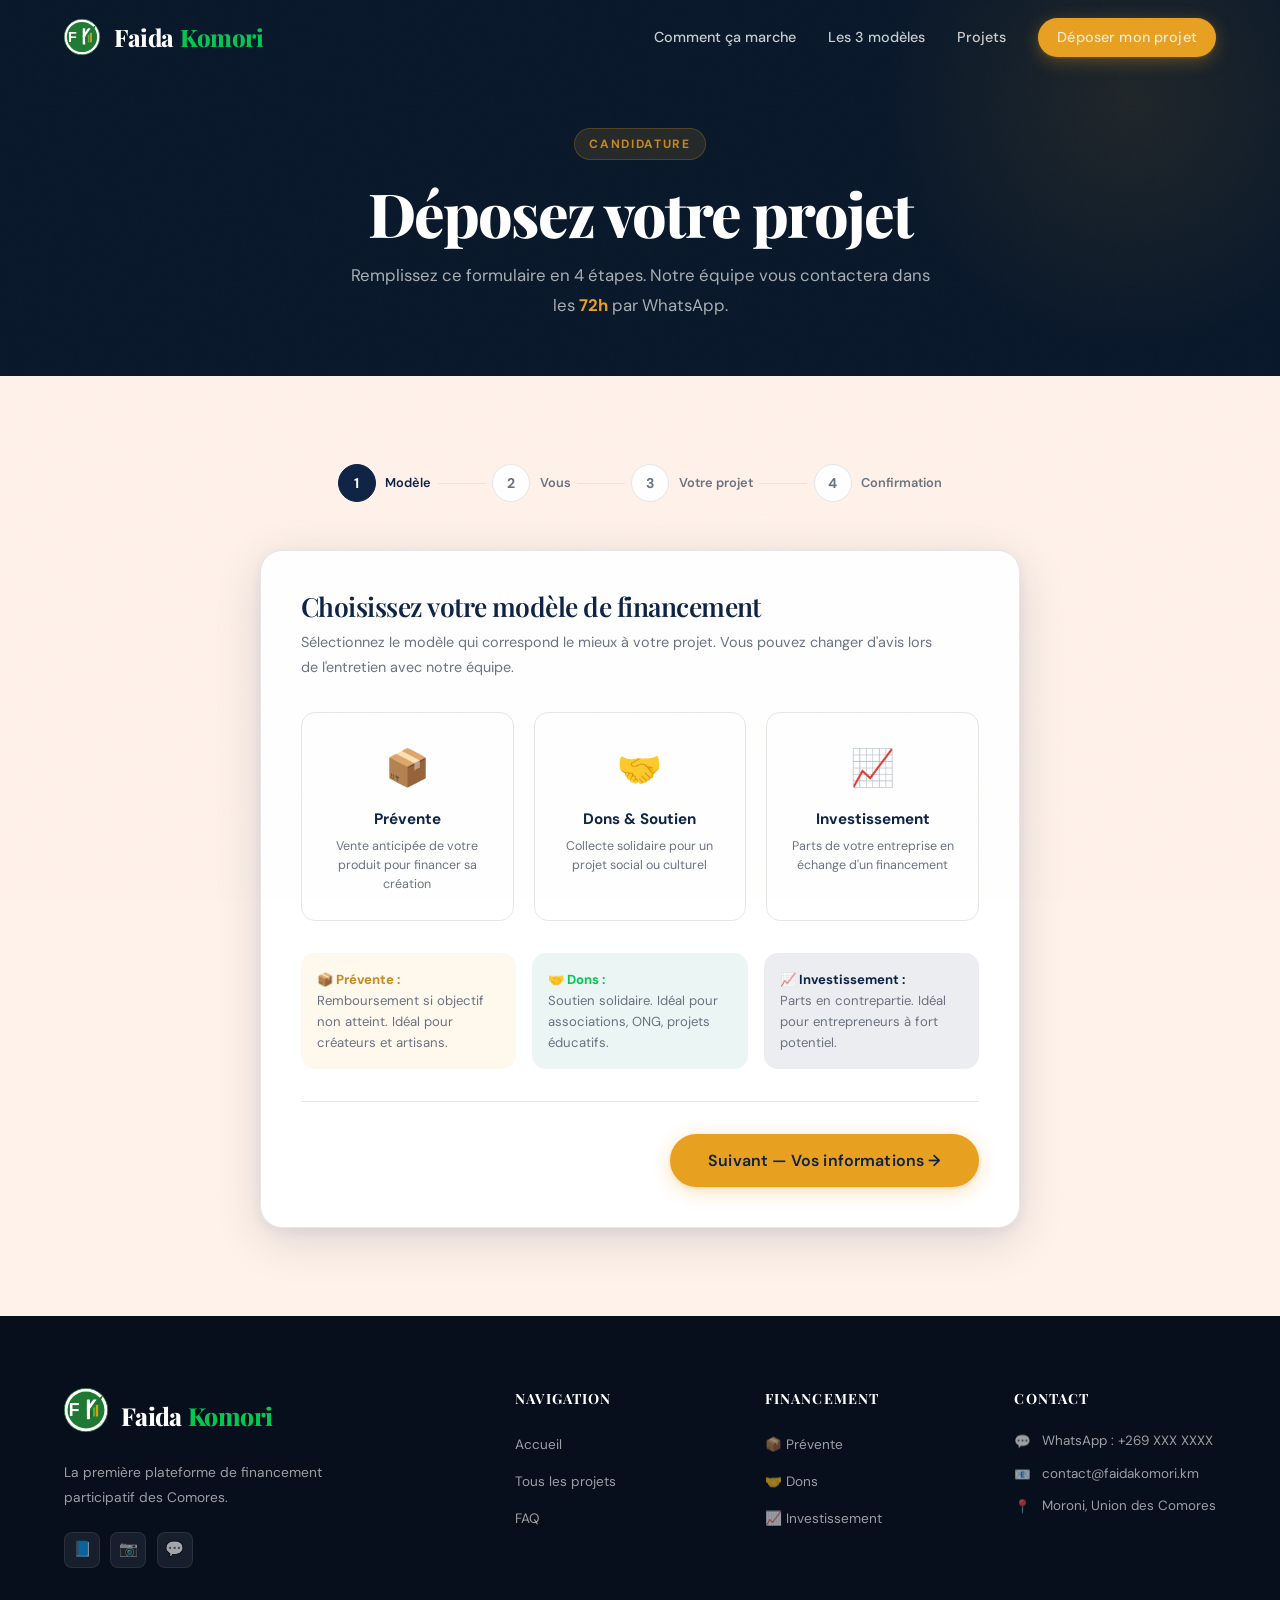
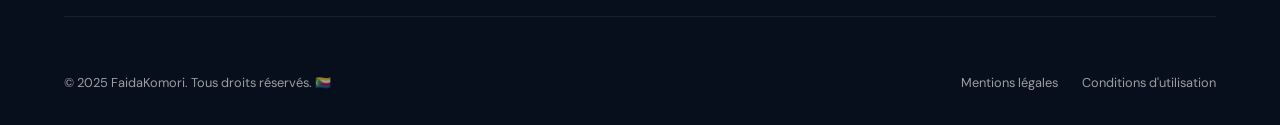
<file: deposer.html>
<!DOCTYPE html>
<html lang="fr">
<head>
  <meta charset="UTF-8" />
  <meta name="viewport" content="width=device-width, initial-scale=1.0" />
  <title>Déposer mon projet — FaidaKomori</title>
  <meta name="description" content="Déposez votre candidature sur FaidaKomori. Prévente, dons ou investissement — notre équipe vous répond sous 72h." />
  <meta property="og:title"       content="Déposer mon projet — FaidaKomori" />
  <meta property="og:description" content="Déposez votre candidature en 4 étapes. Notre équipe vous contacte sous 72h." />
  <meta property="og:type"        content="website" />
  <meta name="theme-color"        content="#00C853" />
  <link rel="icon" href="img/favicon.svg" type="image/svg+xml" />
  <link rel="stylesheet" href="css/style.css" />
  <link rel="preconnect" href="https://fonts.googleapis.com" />
  <link rel="preconnect" href="https://fonts.gstatic.com" crossorigin />
  <link href="https://fonts.googleapis.com/css2?family=Playfair+Display:wght@400;600;700;800&family=DM+Sans:wght@300;400;500;600;700&display=swap" rel="stylesheet" />
</head>
<body>

  <!-- ══════════════════════════════════════════
       NAVBAR
  ══════════════════════════════════════════ -->
  <nav class="navbar" id="navbar">
    <div class="container">
      <div class="navbar__inner">
        <a href="index.html" class="navbar__logo">
          <img src="img/logo-fk-icon.svg" alt="FaidaKomori logo" class="navbar__logo-img" />Faida<span>Komori</span>
        </a>
        <ul class="navbar__links">
          <li><a href="index.html#comment-ca-marche">Comment ça marche</a></li>
          <li><a href="index.html#modeles">Les 3 modèles</a></li>
          <li><a href="projets.html">Projets</a></li>
          <li><a href="deposer.html" class="btn btn-primary btn-sm">Déposer mon projet</a></li>
        </ul>
        <button class="navbar__hamburger" aria-label="Menu">
          <span></span><span></span><span></span>
        </button>
      </div>
    </div>
    <div class="navbar__mobile">
      <a href="index.html#comment-ca-marche">Comment ça marche</a>
      <a href="index.html#modeles">Les 3 modèles</a>
      <a href="projets.html">Projets</a>
      <a href="deposer.html" class="btn btn-primary btn-sm">Déposer mon projet</a>
    </div>
  </nav>

  <!-- ══════════════════════════════════════════
       PAGE HERO
  ══════════════════════════════════════════ -->
  <section class="page-hero">
    <div class="container" style="text-align:center;">
      <span class="section-label" style="display:inline-flex;">Candidature</span>
      <h1 class="page-hero__title" style="text-align:center;">Déposez votre projet</h1>
      <p class="page-hero__sub" style="text-align:center;margin-left:auto;margin-right:auto;max-width:580px;">Remplissez ce formulaire en 4 étapes. Notre équipe vous contactera dans les <strong style="color:var(--gold);">72h</strong> par WhatsApp.</p>
    </div>
  </section>

  <!-- ══════════════════════════════════════════
       FORMULAIRE
  ══════════════════════════════════════════ -->
  <section class="section section--sand">
    <div class="container">

      <!-- Stepper -->
      <div class="stepper">
        <div class="stepper__step active" data-step="0">
          <div class="stepper__num">1</div>
          <span class="stepper__label">Modèle</span>
        </div>
        <div class="stepper__line"></div>
        <div class="stepper__step" data-step="1">
          <div class="stepper__num">2</div>
          <span class="stepper__label">Vous</span>
        </div>
        <div class="stepper__line"></div>
        <div class="stepper__step" data-step="2">
          <div class="stepper__num">3</div>
          <span class="stepper__label">Votre projet</span>
        </div>
        <div class="stepper__line"></div>
        <div class="stepper__step" data-step="3">
          <div class="stepper__num">4</div>
          <span class="stepper__label">Confirmation</span>
        </div>
      </div>

      <!-- Formulaire -->
      <form id="candidature-form" novalidate>
        <input type="hidden" id="selected-type" name="type" />

        <!-- ── ÉTAPE 1 : Choisir le modèle ────────────── -->
        <div class="form-step active" id="step-0">
          <div class="form-card">
            <h3 class="form-card__title">Choisissez votre modèle de financement</h3>
            <p class="form-card__sub">Sélectionnez le modèle qui correspond le mieux à votre projet. Vous pouvez changer d'avis lors de l'entretien avec notre équipe.</p>

            <div class="type-cards">
              <div class="type-card type-card--prevente" data-type="prevente">
                <div class="type-card__icon">📦</div>
                <div class="type-card__title">Prévente</div>
                <div class="type-card__desc">Vente anticipée de votre produit pour financer sa création</div>
              </div>
              <div class="type-card type-card--dons" data-type="dons">
                <div class="type-card__icon">🤝</div>
                <div class="type-card__title">Dons & Soutien</div>
                <div class="type-card__desc">Collecte solidaire pour un projet social ou culturel</div>
              </div>
              <div class="type-card" data-type="investissement">
                <div class="type-card__icon">📈</div>
                <div class="type-card__title">Investissement</div>
                <div class="type-card__desc">Parts de votre entreprise en échange d'un financement</div>
              </div>
            </div>

            <p class="form-error type-error" style="font-size:0.9rem;margin-bottom:1rem;">Veuillez sélectionner un modèle pour continuer.</p>

            <!-- Récapitulatif des modèles -->
            <div style="display:grid;grid-template-columns:repeat(3,1fr);gap:1rem;margin-top:1rem;">
              <div style="background:rgba(232,160,32,0.08);border-radius:var(--radius);padding:1rem;font-size:0.82rem;color:var(--text-muted);">
                <strong style="color:var(--gold-dark);">📦 Prévente :</strong><br/>
                Remboursement si objectif non atteint. Idéal pour créateurs et artisans.
              </div>
              <div style="background:rgba(10,123,108,0.08);border-radius:var(--radius);padding:1rem;font-size:0.82rem;color:var(--text-muted);">
                <strong style="color:var(--ocean);">🤝 Dons :</strong><br/>
                Soutien solidaire. Idéal pour associations, ONG, projets éducatifs.
              </div>
              <div style="background:rgba(13,34,68,0.08);border-radius:var(--radius);padding:1rem;font-size:0.82rem;color:var(--text-muted);">
                <strong style="color:var(--navy);">📈 Investissement :</strong><br/>
                Parts en contrepartie. Idéal pour entrepreneurs à fort potentiel.
              </div>
            </div>

            <div class="form-nav" style="justify-content:flex-end;">
              <button type="button" class="btn btn-primary btn-lg" data-next>
                Suivant — Vos informations →
              </button>
            </div>
          </div>
        </div>

        <!-- ── ÉTAPE 2 : Informations personnelles ────── -->
        <div class="form-step" id="step-1">
          <div class="form-card">
            <h3 class="form-card__title">Vos informations personnelles</h3>
            <p class="form-card__sub">Ces informations nous permettront de vous contacter et de personnaliser notre accompagnement.</p>

            <div class="form-row">
              <div class="form-group">
                <label class="form-label" for="prenom">Prénom <span>*</span></label>
                <input type="text" id="prenom" name="prenom" class="form-input" placeholder="Ex : Fatima" required />
                <p class="form-error">Ce champ est obligatoire.</p>
              </div>
              <div class="form-group">
                <label class="form-label" for="nom">Nom <span>*</span></label>
                <input type="text" id="nom" name="nom" class="form-input" placeholder="Ex : Abdou" required />
                <p class="form-error">Ce champ est obligatoire.</p>
              </div>
            </div>

            <div class="form-group">
              <label class="form-label" for="ile">Île / Région <span>*</span></label>
              <select id="ile" name="ile" class="form-select" required>
                <option value="">-- Choisissez votre île --</option>
                <option value="Grande Comore">🏝️ Grande Comore (Ngazidja)</option>
                <option value="Anjouan">🏝️ Anjouan (Ndzuani)</option>
                <option value="Mohéli">🏝️ Mohéli (Mwali)</option>
                <option value="Diaspora">🌍 Diaspora (projet basé aux Comores)</option>
              </select>
              <p class="form-error">Ce champ est obligatoire.</p>
            </div>

            <div class="form-row">
              <div class="form-group">
                <label class="form-label" for="tel">Téléphone / WhatsApp <span>*</span></label>
                <input type="tel" id="tel" name="tel" class="form-input" placeholder="+269 XXX XXXX" required />
                <p class="form-hint">Nous vous contacterons via ce numéro dans les 72h.</p>
                <p class="form-error">Ce champ est obligatoire.</p>
              </div>
              <div class="form-group">
                <label class="form-label" for="email">Email (optionnel)</label>
                <input type="email" id="email" name="email" class="form-input" placeholder="votre@email.com" />
                <p class="form-error">Adresse email invalide.</p>
              </div>
            </div>

            <div class="form-group">
              <label class="form-label">Avez-vous déjà une entreprise enregistrée ? <span>*</span></label>
              <div class="form-radio-group">
                <label class="form-radio">
                  <input type="radio" name="entreprise" value="oui" required />
                  Oui, j'ai déjà une entreprise
                </label>
                <label class="form-radio">
                  <input type="radio" name="entreprise" value="non" required />
                  Non, pas encore
                </label>
                <label class="form-radio">
                  <input type="radio" name="entreprise" value="en-cours" required />
                  En cours de création
                </label>
              </div>
              <p class="form-hint">Si vous n'avez pas encore d'entreprise, FaidaKomori peut vous aider à en créer une via l'ANPI.</p>
            </div>

            <div class="form-nav">
              <button type="button" class="btn btn-outline-navy" data-prev>← Retour</button>
              <button type="button" class="btn btn-primary btn-lg" data-next>Suivant — Votre projet →</button>
            </div>
          </div>
        </div>

        <!-- ── ÉTAPE 3 : Votre projet ─────────────────── -->
        <div class="form-step" id="step-2">
          <div class="form-card">
            <h3 class="form-card__title">Parlez-nous de votre projet</h3>
            <p class="form-card__sub">Plus vous êtes précis(e), plus notre équipe pourra vous aider efficacement.</p>

            <div class="form-group">
              <label class="form-label" for="nom-projet">Nom du projet <span>*</span></label>
              <input type="text" id="nom-projet" name="nom-projet" class="form-input" placeholder="Ex : Livre de cuisine comorienne" required />
              <p class="form-error">Ce champ est obligatoire.</p>
            </div>

            <div class="form-group">
              <label class="form-label" for="secteur">Secteur d'activité <span>*</span></label>
              <select id="secteur" name="secteur" class="form-select" required>
                <option value="">-- Choisissez un secteur --</option>
                <option value="Agriculture">🌾 Agriculture</option>
                <option value="Pêche">🐟 Pêche</option>
                <option value="Commerce">🛒 Commerce</option>
                <option value="Artisanat">🎨 Artisanat</option>
                <option value="Culture">🎭 Culture & Arts</option>
                <option value="Tech">💻 Tech & Digital</option>
                <option value="Services">🔧 Services</option>
                <option value="Éducation">🎓 Éducation</option>
                <option value="Santé">🏥 Santé</option>
                <option value="Tourisme">✈️ Tourisme</option>
                <option value="Restauration">🍽️ Restauration</option>
                <option value="Autre">📦 Autre</option>
              </select>
              <p class="form-error">Ce champ est obligatoire.</p>
            </div>

            <div class="form-group">
              <label class="form-label" for="description">Description du projet <span>*</span></label>
              <textarea id="description" name="description" class="form-textarea" placeholder="Décrivez votre projet en quelques phrases : qu'est-ce que c'est, pourquoi vous le faites, à qui ça s'adresse..." required></textarea>
              <p class="form-error">Ce champ est obligatoire.</p>
            </div>

            <div class="form-row">
              <div class="form-group">
                <label class="form-label" for="montant">Montant recherché (KMF) <span>*</span></label>
                <input type="number" id="montant" name="montant" class="form-input" placeholder="Ex : 500000" min="50000" required />
                <p class="form-hint">Minimum recommandé : 50 000 KMF.</p>
                <p class="form-error">Ce champ est obligatoire.</p>
              </div>
              <div class="form-group">
                <label class="form-label" for="duree">Durée de collecte souhaitée <span>*</span></label>
                <select id="duree" name="duree" class="form-select" required>
                  <option value="">-- Choisissez une durée --</option>
                  <option value="30">30 jours</option>
                  <option value="60">60 jours</option>
                  <option value="90">90 jours</option>
                </select>
                <p class="form-error">Ce champ est obligatoire.</p>
              </div>
            </div>

            <!-- Champ conditionnel — PRÉVENTE -->
            <div class="conditional-field" data-show-for="prevente">
              <div class="divider"></div>
              <h4 style="color:var(--gold-dark);margin-bottom:1.25rem;">📦 Informations Prévente</h4>
              <div class="form-group">
                <label class="form-label" for="produit-prevente">Quel est le produit que vous voulez créer ?</label>
                <input type="text" id="produit-prevente" name="produit-prevente" class="form-input" placeholder="Ex : Livre de cuisine illustré, 200 pages, édition limitée" />
              </div>
              <div class="form-group">
                <label class="form-label" for="contrepartie">Quelle est la contrepartie pour les soutiens ?</label>
                <textarea id="contrepartie" name="contrepartie" class="form-textarea" style="min-height:80px;" placeholder="Ex : Pour 5 000 KMF → 1 livre dédicacé livré à domicile. Pour 10 000 KMF → 2 livres + citation dans les remerciements."></textarea>
              </div>
            </div>

            <!-- Champ conditionnel — INVESTISSEMENT -->
            <div class="conditional-field" data-show-for="investissement">
              <div class="divider"></div>
              <h4 style="color:var(--navy);margin-bottom:1.25rem;">📈 Informations Investissement</h4>
              <div class="form-group">
                <label class="form-label" for="parts-range">Quel pourcentage de parts êtes-vous prêt(e) à céder ?</label>
                <input type="range" id="parts-range" name="parts" class="form-range" min="5" max="49" value="20" step="1" />
                <div class="range-display"><span id="parts-display">20%</span> des parts</div>
                <p class="form-hint">Le pourcentage final sera négocié lors de l'entretien avec notre équipe. Entre 5% et 49% maximum.</p>
              </div>
            </div>

            <!-- Champ conditionnel — DONS -->
            <div class="conditional-field" data-show-for="dons">
              <div class="divider"></div>
              <h4 style="color:var(--ocean);margin-bottom:1.25rem;">🤝 Impact social & culturel</h4>
              <div class="form-group">
                <label class="form-label" for="impact">Quel impact social ou culturel aura votre projet ?</label>
                <textarea id="impact" name="impact" class="form-textarea" style="min-height:80px;" placeholder="Ex : Permettre à 40 enfants d'accéder à une éducation de qualité dans un village rural de Mohéli..."></textarea>
              </div>
            </div>

            <div class="form-nav">
              <button type="button" class="btn btn-outline-navy" data-prev>← Retour</button>
              <button type="button" class="btn btn-primary btn-lg" data-next>Suivant — Confirmation →</button>
            </div>
          </div>
        </div>

        <!-- ── ÉTAPE 4 : Confirmation ──────────────────── -->
        <div class="form-step" id="step-3">
          <div class="form-card">
            <h3 class="form-card__title">Récapitulatif de votre candidature</h3>
            <p class="form-card__sub">Vérifiez vos informations avant d'envoyer votre candidature.</p>

            <!-- Récapitulatif (rempli par JS) -->
            <div class="recap"></div>

            <div class="form-group">
              <label class="form-check">
                <input type="checkbox" id="cgv" required />
                J'accepte les <a href="#" style="color:var(--navy);text-decoration:underline;">conditions d'utilisation</a> de FaidaKomori et je certifie que les informations fournies sont exactes.
              </label>
            </div>

            <div style="background:rgba(10,123,108,0.08);border-radius:var(--radius);padding:1.25rem;margin-bottom:1.5rem;border-left:3px solid var(--ocean);">
              <p style="font-size:0.88rem;color:var(--text-muted);margin:0;">
                🔒 <strong>Vos données sont sécurisées.</strong> FaidaKomori ne partagera jamais vos informations personnelles sans votre consentement. Nous vous contacterons uniquement par WhatsApp ou email pour le suivi de votre candidature.
              </p>
            </div>

            <div class="form-nav">
              <button type="button" class="btn btn-outline-navy" data-prev>← Retour</button>
              <button type="submit" class="btn btn-primary btn-lg">
                🚀 Envoyer ma candidature
              </button>
            </div>
          </div>
        </div>

      </form><!-- fin form -->
    </div>
  </section>

  <!-- ══════════════════════════════════════════
       MODAL SUCCÈS
  ══════════════════════════════════════════ -->
  <div class="modal-overlay" id="modal-success">
    <div class="modal success-modal modal-relative">
      <button class="modal__close" onclick="closeModal('modal-success')">✕</button>
      <span class="success-modal__icon">🎉</span>
      <h3 class="modal__title">Candidature reçue !</h3>
      <p style="color:var(--text-muted);margin-bottom:1.5rem;line-height:1.75;">
        Merci pour votre candidature ! Notre équipe l'a bien reçue et vous contactera dans les <strong>72 heures</strong> par WhatsApp pour organiser un entretien de sélection.
      </p>
      <div style="background:var(--sand);border-radius:var(--radius);padding:1.25rem;margin-bottom:1.5rem;text-align:left;">
        <p style="font-size:0.9rem;margin:0;color:var(--text-muted);">
          📋 <strong>Prochaines étapes :</strong><br/>
          1. Entretien WhatsApp ou en personne<br/>
          2. Évaluation sur notre grille de 100 points<br/>
          3. Mise en ligne de votre projet si sélectionné
        </p>
      </div>
      <a href="index.html" class="btn btn-primary btn-full">Retour à l'accueil</a>
    </div>
  </div>

  <!-- ══════════════════════════════════════════
       FOOTER
  ══════════════════════════════════════════ -->
  <footer class="footer">
    <div class="container">
      <div class="footer__grid">
        <div>
          <a href="index.html" class="footer__logo"><img src="img/logo-fk-icon.svg" alt="FaidaKomori" class="footer__logo-img" />Faida<span>Komori</span></a>
          <p class="footer__desc">La première plateforme de financement participatif des Comores.</p>
          <div class="footer__socials">
            <a href="#" class="footer__social">📘</a>
            <a href="#" class="footer__social">📷</a>
            <a href="#" class="footer__social">💬</a>
          </div>
        </div>
        <div>
          <h5 class="footer__col-title">Navigation</h5>
          <ul class="footer__links">
            <li><a href="index.html">Accueil</a></li>
            <li><a href="projets.html">Tous les projets</a></li>
            <li><a href="index.html#faq">FAQ</a></li>
          </ul>
        </div>
        <div>
          <h5 class="footer__col-title">Financement</h5>
          <ul class="footer__links">
            <li><a href="deposer.html?type=prevente">📦 Prévente</a></li>
            <li><a href="deposer.html?type=dons">🤝 Dons</a></li>
            <li><a href="deposer.html?type=investissement">📈 Investissement</a></li>
          </ul>
        </div>
        <div>
          <h5 class="footer__col-title">Contact</h5>
          <div class="footer__contact">
            <div class="footer__contact-item"><span>💬</span><span>WhatsApp : +269 XXX XXXX</span></div>
            <div class="footer__contact-item"><span>📧</span><span>contact@faidakomori.km</span></div>
            <div class="footer__contact-item"><span>📍</span><span>Moroni, Union des Comores</span></div>
          </div>
        </div>
      </div>
      <div class="footer__bottom">
        <span>© 2025 FaidaKomori. Tous droits réservés. 🇰🇲</span>
        <div class="footer__legal">
          <a href="#">Mentions légales</a>
          <a href="#">Conditions d'utilisation</a>
        </div>
      </div>
    </div>
  </footer>

  <script src="js/main.js"></script>
</body>
</html>
</file>
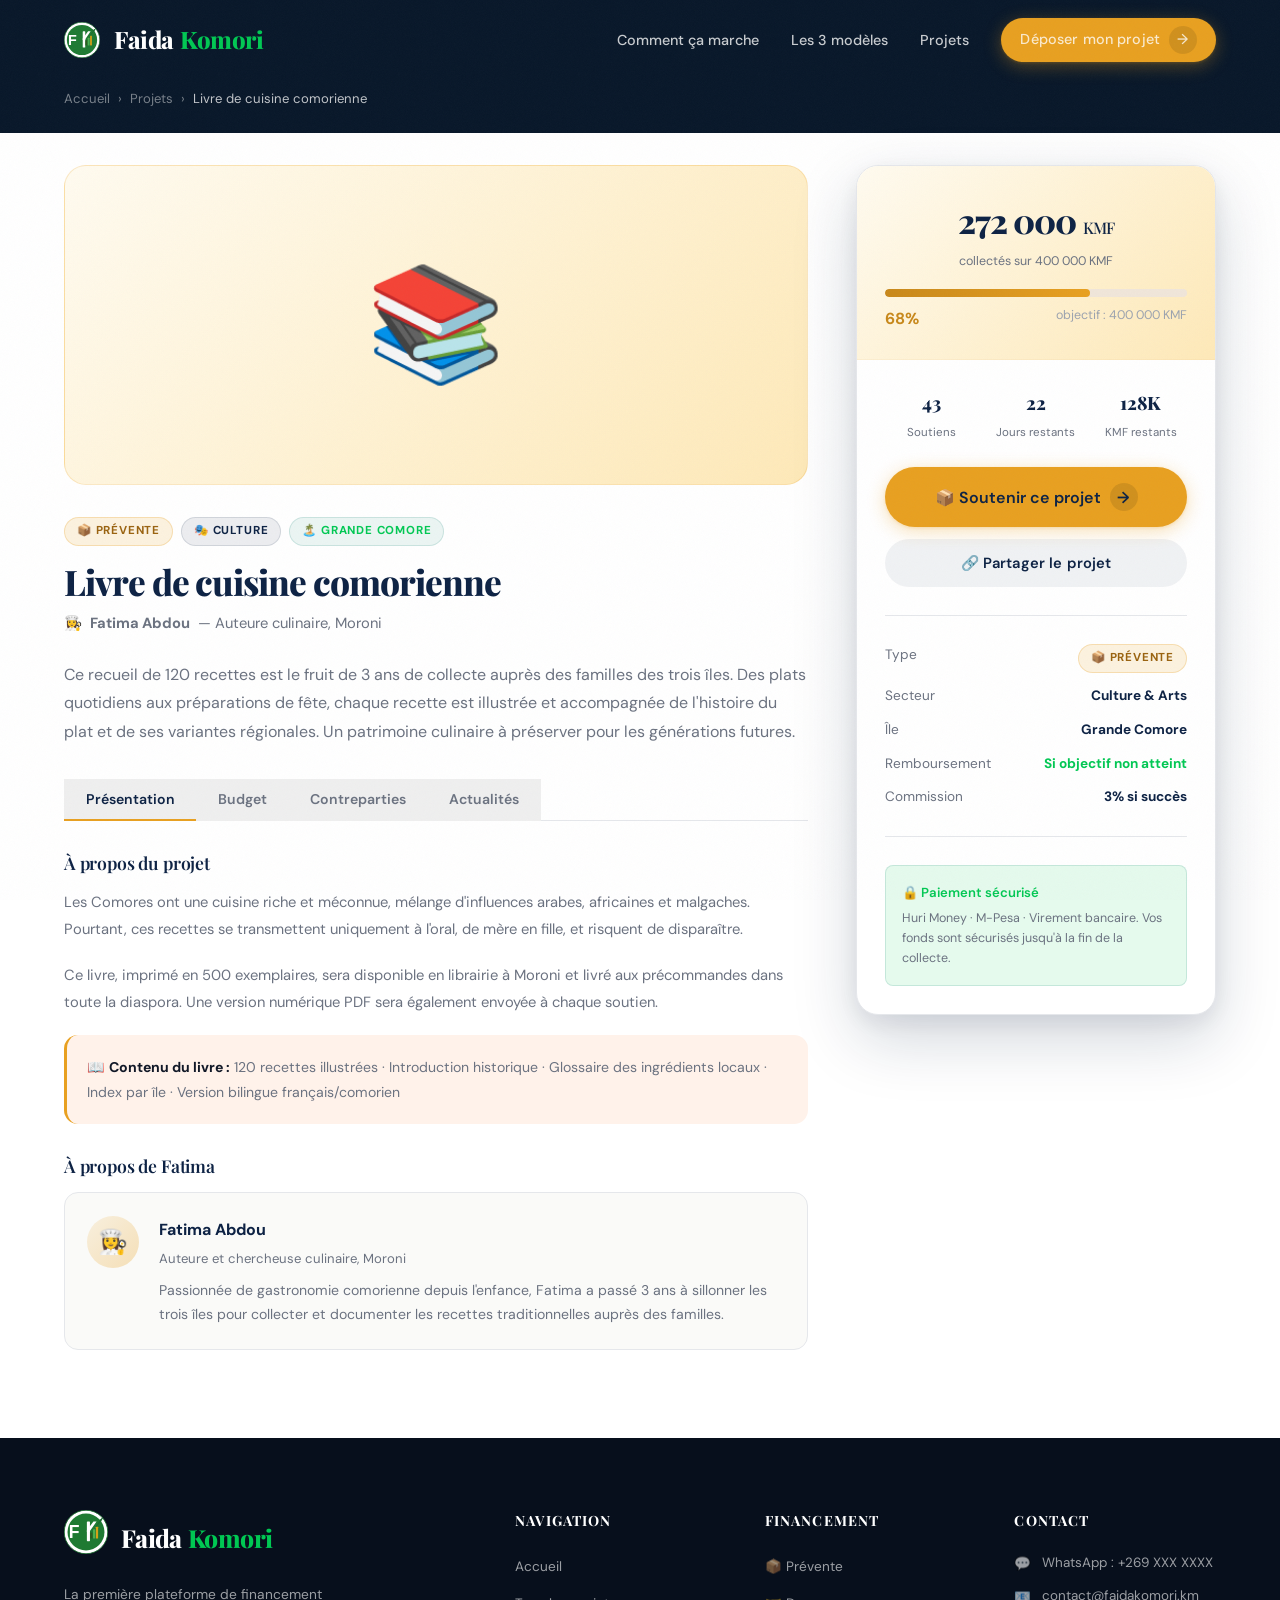
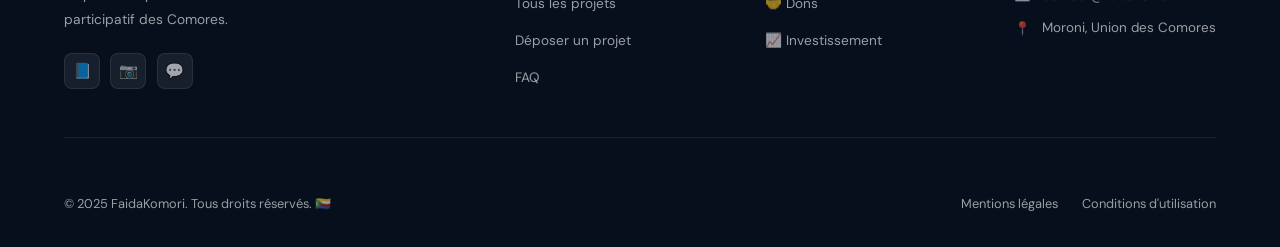
<file: projet-detail.html>
<!DOCTYPE html>
<html lang="fr">
<head>
  <meta charset="UTF-8" />
  <meta name="viewport" content="width=device-width, initial-scale=1.0" />
  <title>Livre de cuisine comorienne — FaidaKomori</title>
  <meta name="description" content="Soutenez le projet de Fatima Abdou : un recueil illustré de 120 recettes traditionnelles comoriennes." />
  <meta property="og:title"       content="Livre de cuisine comorienne — FaidaKomori" />
  <meta property="og:description" content="Soutenez le projet de Fatima Abdou : un recueil illustré de 120 recettes traditionnelles comoriennes." />
  <meta property="og:type"        content="website" />
  <meta name="theme-color"        content="#00C853" />
  <link rel="icon" href="img/favicon.svg" type="image/svg+xml" />
  <link rel="stylesheet" href="css/style.css" />
  <link rel="preconnect" href="https://fonts.googleapis.com" />
  <link rel="preconnect" href="https://fonts.gstatic.com" crossorigin />
  <link href="https://fonts.googleapis.com/css2?family=Playfair+Display:ital,wght@0,400;0,600;0,700;0,800;1,400&family=DM+Sans:wght@300;400;500;600;700&display=swap" rel="stylesheet" />
</head>
<body>

  <!-- NAVBAR -->
  <nav class="navbar" id="navbar">
    <div class="container">
      <div class="navbar__inner">
        <a href="index.html" class="navbar__logo">
          <img src="img/logo-fk-icon.svg" alt="FaidaKomori logo" class="navbar__logo-img" />Faida<span>Komori</span>
        </a>
        <ul class="navbar__links">
          <li><a href="index.html#comment-ca-marche">Comment ça marche</a></li>
          <li><a href="index.html#modeles">Les 3 modèles</a></li>
          <li><a href="projets.html">Projets</a></li>
          <li><a href="deposer.html" class="btn btn-primary btn-sm">Déposer mon projet <span class="btn-icon-wrap">→</span></a></li>
        </ul>
        <button class="navbar__hamburger" aria-label="Menu" aria-expanded="false">
          <span></span><span></span><span></span>
        </button>
      </div>
    </div>
    <div class="navbar__mobile">
      <a href="index.html#comment-ca-marche">Comment ça marche</a>
      <a href="index.html#modeles">Les 3 modèles</a>
      <a href="projets.html">Projets</a>
      <a href="deposer.html" class="btn btn-primary btn-sm">Déposer mon projet</a>
    </div>
  </nav>

  <!-- BREADCRUMB -->
  <div style="background:var(--navy-deep);padding:5.5rem 0 1.5rem;">
    <div class="container">
      <nav aria-label="Fil d'Ariane" style="display:flex;align-items:center;gap:0.5rem;font-size:0.82rem;color:rgba(255,255,255,0.45);">
        <a href="index.html" style="color:rgba(255,255,255,0.45);transition:color 0.2s;" onmouseover="this.style.color='var(--gold)'" onmouseout="this.style.color='rgba(255,255,255,0.45)'">Accueil</a>
        <span>›</span>
        <a href="projets.html" style="color:rgba(255,255,255,0.45);transition:color 0.2s;" onmouseover="this.style.color='var(--gold)'" onmouseout="this.style.color='rgba(255,255,255,0.45)'">Projets</a>
        <span>›</span>
        <span style="color:rgba(255,255,255,0.75);">Livre de cuisine comorienne</span>
      </nav>
    </div>
  </div>

  <!-- MAIN CONTENT -->
  <main class="section" style="padding-top:2rem;">
    <div class="container">
      <div class="detail-grid">

        <!-- ── Colonne gauche ─────────────────────────────── -->
        <div>

          <!-- Galerie visuelle -->
          <div class="detail-gallery">📚</div>

          <!-- Badges + meta -->
          <div class="detail-badges">
            <span class="badge badge-prevente">📦 Prévente</span>
            <span class="badge" style="background:rgba(13,34,68,0.08);color:var(--navy);border:1px solid rgba(13,34,68,0.12);">🎭 Culture</span>
            <span class="badge" style="background:rgba(10,123,108,0.08);color:var(--ocean);border:1px solid rgba(10,123,108,0.15);">🏝️ Grande Comore</span>
          </div>

          <h1 class="detail-title" style="font-size:clamp(1.6rem,3vw,2.2rem);">Livre de cuisine comorienne</h1>
          <p class="detail-author">
            👩‍🍳 <strong>Fatima Abdou</strong> — Auteure culinaire, Moroni
          </p>
          <p class="detail-desc">
            Ce recueil de 120 recettes est le fruit de 3 ans de collecte auprès des familles des trois îles. Des plats quotidiens aux préparations de fête, chaque recette est illustrée et accompagnée de l'histoire du plat et de ses variantes régionales. Un patrimoine culinaire à préserver pour les générations futures.
          </p>

          <!-- Tabs -->
          <div data-tabs>
            <div class="detail-tabs">
              <button class="detail-tab active" data-tab="presentation">Présentation</button>
              <button class="detail-tab" data-tab="budget">Budget</button>
              <button class="detail-tab" data-tab="contreparties">Contreparties</button>
              <button class="detail-tab" data-tab="actus">Actualités</button>
            </div>

            <!-- Tab : Présentation -->
            <div class="detail-tab-content active" data-tab-content="presentation">
              <h4 style="color:var(--navy);margin-bottom:1rem;">À propos du projet</h4>
              <p style="color:var(--text-muted);font-size:0.92rem;line-height:1.8;max-width:100%;margin-bottom:1.25rem;">
                Les Comores ont une cuisine riche et méconnue, mélange d'influences arabes, africaines et malgaches. Pourtant, ces recettes se transmettent uniquement à l'oral, de mère en fille, et risquent de disparaître.
              </p>
              <p style="color:var(--text-muted);font-size:0.92rem;line-height:1.8;max-width:100%;margin-bottom:1.25rem;">
                Ce livre, imprimé en 500 exemplaires, sera disponible en librairie à Moroni et livré aux précommandes dans toute la diaspora. Une version numérique PDF sera également envoyée à chaque soutien.
              </p>
              <div style="background:var(--sand);border-radius:var(--radius);padding:1.25rem;border-left:3px solid var(--gold);">
                <p style="font-size:0.88rem;color:var(--text-muted);margin:0;max-width:100%;">
                  📖 <strong style="color:var(--text);">Contenu du livre :</strong> 120 recettes illustrées · Introduction historique · Glossaire des ingrédients locaux · Index par île · Version bilingue français/comorien
                </p>
              </div>

              <h4 style="color:var(--navy);margin:2rem 0 1rem;">À propos de Fatima</h4>
              <div style="display:flex;align-items:flex-start;gap:1.25rem;background:var(--off-white);border-radius:var(--radius);padding:1.4rem;border:1.5px solid var(--border-solid);">
                <div style="width:52px;height:52px;border-radius:50%;background:linear-gradient(135deg,var(--gold-pale),rgba(232,160,32,0.3));display:flex;align-items:center;justify-content:center;font-size:1.5rem;flex-shrink:0;">👩‍🍳</div>
                <div>
                  <p style="font-weight:700;color:var(--navy);margin-bottom:0.25rem;">Fatima Abdou</p>
                  <p style="font-size:0.82rem;color:var(--text-muted);margin-bottom:0.5rem;">Auteure et chercheuse culinaire, Moroni</p>
                  <p style="font-size:0.88rem;color:var(--text-muted);max-width:100%;line-height:1.7;">Passionnée de gastronomie comorienne depuis l'enfance, Fatima a passé 3 ans à sillonner les trois îles pour collecter et documenter les recettes traditionnelles auprès des familles.</p>
                </div>
              </div>
            </div>

            <!-- Tab : Budget -->
            <div class="detail-tab-content" data-tab-content="budget">
              <h4 style="color:var(--navy);margin-bottom:1rem;">Utilisation des fonds — 400 000 KMF</h4>
              <table class="fund-table">
                <thead>
                  <tr>
                    <th>Poste de dépense</th>
                    <th>Montant (KMF)</th>
                    <th>%</th>
                  </tr>
                </thead>
                <tbody>
                  <tr>
                    <td>🖨️ Impression 500 exemplaires</td>
                    <td>220 000</td>
                    <td><strong>55%</strong></td>
                  </tr>
                  <tr>
                    <td>📸 Photographies culinaires</td>
                    <td>60 000</td>
                    <td><strong>15%</strong></td>
                  </tr>
                  <tr>
                    <td>🎨 Graphisme & mise en page</td>
                    <td>48 000</td>
                    <td><strong>12%</strong></td>
                  </tr>
                  <tr>
                    <td>📦 Expédition & logistique</td>
                    <td>40 000</td>
                    <td><strong>10%</strong></td>
                  </tr>
                  <tr>
                    <td>🏛️ Commission FaidaKomori (3%)</td>
                    <td>12 000</td>
                    <td><strong>3%</strong></td>
                  </tr>
                  <tr>
                    <td>📋 Dépôt légal & ISBN</td>
                    <td>20 000</td>
                    <td><strong>5%</strong></td>
                  </tr>
                </tbody>
              </table>
              <div style="margin-top:1rem;padding:1rem;background:var(--sand);border-radius:var(--radius-sm);font-size:0.85rem;color:var(--text-muted);">
                ℹ️ Si la collecte dépasse l'objectif, les fonds supplémentaires serviront à imprimer des exemplaires additionnels.
              </div>
            </div>

            <!-- Tab : Contreparties -->
            <div class="detail-tab-content" data-tab-content="contreparties">
              <h4 style="color:var(--navy);margin-bottom:1rem;">Choisissez votre contrepartie</h4>
              <p style="font-size:0.88rem;color:var(--text-muted);margin-bottom:1.5rem;max-width:100%;">En soutenant ce projet, vous recevez une contrepartie selon votre montant de soutien.</p>

              <div class="reward-card" onclick="document.getElementById('custom-amount').value='3000';openModal('modal-soutien')">
                <div class="reward-card__amount">3 000 KMF</div>
                <p class="reward-card__title">🌟 Soutien digital</p>
                <p class="reward-card__desc">Version PDF complète du livre + vos coordonnées dans les remerciements numériques.</p>
              </div>

              <div class="reward-card" onclick="document.getElementById('custom-amount').value='5000';openModal('modal-soutien')">
                <div class="reward-card__amount">5 000 KMF</div>
                <p class="reward-card__title">📗 Un exemplaire dédicacé</p>
                <p class="reward-card__desc">1 exemplaire imprimé dédicacé par l'auteure + version PDF + votre nom dans les remerciements.</p>
              </div>

              <div class="reward-card" onclick="document.getElementById('custom-amount').value='10000';openModal('modal-soutien')">
                <div class="reward-card__amount">10 000 KMF</div>
                <p class="reward-card__title">📚 Pack famille</p>
                <p class="reward-card__desc">2 exemplaires dédicacés + version PDF + citation de votre famille en page d'introduction.</p>
              </div>

              <div class="reward-card" onclick="document.getElementById('custom-amount').value='25000';openModal('modal-soutien')" style="border-color:var(--gold);background:rgba(232,160,32,0.04);">
                <div style="position:absolute;top:-1px;right:1rem;background:var(--gold);color:var(--navy);font-size:0.68rem;font-weight:800;padding:0.2rem 0.65rem;border-radius:0 0 6px 6px;text-transform:uppercase;letter-spacing:0.06em;">Populaire</div>
                <div class="reward-card__amount">25 000 KMF</div>
                <p class="reward-card__title">🏆 Mécène du livre</p>
                <p class="reward-card__desc">5 exemplaires + PDF + votre portrait et biographie sur une page dédiée dans le livre + invitation à la soirée de lancement à Moroni.</p>
              </div>
            </div>

            <!-- Tab : Actualités -->
            <div class="detail-tab-content" data-tab-content="actus">
              <h4 style="color:var(--navy);margin-bottom:1.5rem;">Mises à jour du projet</h4>

              <div style="border-left:2px solid var(--border-solid);padding-left:1.5rem;display:flex;flex-direction:column;gap:2rem;">

                <div style="position:relative;">
                  <div style="position:absolute;left:-1.85rem;top:4px;width:10px;height:10px;border-radius:50%;background:var(--gold);border:2px solid var(--white);box-shadow:0 0 0 2px var(--gold-dark);"></div>
                  <p style="font-size:0.75rem;color:var(--text-light);font-weight:600;text-transform:uppercase;letter-spacing:0.08em;margin-bottom:0.35rem;">5 janvier 2025</p>
                  <h5 style="color:var(--navy);font-weight:600;margin-bottom:0.5rem;">Séance photo terminée !</h5>
                  <p style="font-size:0.88rem;color:var(--text-muted);line-height:1.72;max-width:100%;">Les 120 recettes ont été photographiées par Anissa, photographe basée à Moroni. Les photos sont magnifiques — on est très content du résultat ! La mise en page démarre la semaine prochaine.</p>
                </div>

                <div style="position:relative;">
                  <div style="position:absolute;left:-1.85rem;top:4px;width:10px;height:10px;border-radius:50%;background:var(--ocean);border:2px solid var(--white);box-shadow:0 0 0 2px var(--ocean);"></div>
                  <p style="font-size:0.75rem;color:var(--text-light);font-weight:600;text-transform:uppercase;letter-spacing:0.08em;margin-bottom:0.35rem;">18 décembre 2024</p>
                  <h5 style="color:var(--navy);font-weight:600;margin-bottom:0.5rem;">68% — Merci à tous !</h5>
                  <p style="font-size:0.88rem;color:var(--text-muted);line-height:1.72;max-width:100%;">On a atteint les 68% en seulement 8 jours. C'est incroyable. Je remercie tous les soutiens, en particulier la diaspora en France et à Mayotte. Il reste 22 jours — partagez autour de vous !</p>
                </div>

                <div style="position:relative;">
                  <div style="position:absolute;left:-1.85rem;top:4px;width:10px;height:10px;border-radius:50%;background:var(--border-solid);border:2px solid var(--white);"></div>
                  <p style="font-size:0.75rem;color:var(--text-light);font-weight:600;text-transform:uppercase;letter-spacing:0.08em;margin-bottom:0.35rem;">10 décembre 2024</p>
                  <h5 style="color:var(--navy);font-weight:600;margin-bottom:0.5rem;">Lancement de la collecte</h5>
                  <p style="font-size:0.88rem;color:var(--text-muted);line-height:1.72;max-width:100%;">Après 3 ans de travail, la collecte est enfin lancée ! Merci à FaidaKomori pour l'accompagnement et la mise en ligne. L'objectif est de 400 000 KMF pour imprimer 500 exemplaires.</p>
                </div>

              </div>
            </div>
          </div><!-- fin data-tabs -->

        </div><!-- fin colonne gauche -->

        <!-- ── Colonne droite : Sticky sidebar ───────────── -->
        <aside>
          <div class="sticky-card">
            <div class="sticky-card__header">
              <div class="sticky-card__amount">272 000 <span style="font-size:1rem;font-weight:500;">KMF</span></div>
              <p class="sticky-card__label">collectés sur 400 000 KMF</p>
              <div style="margin-top:1rem;">
                <div class="progress-bar" style="height:8px;">
                  <div class="progress-bar__fill progress-bar__fill--prevente" data-pct="68"></div>
                </div>
                <div style="display:flex;justify-content:space-between;margin-top:0.4rem;">
                  <span class="progress-pct progress-pct--prevente" style="font-size:1rem;">68%</span>
                  <span style="font-size:0.78rem;color:var(--text-light);">objectif : 400 000 KMF</span>
                </div>
              </div>
            </div>

            <div class="sticky-card__body">
              <div class="sticky-card__stats">
                <div>
                  <span class="sticky-card__stat-val">43</span>
                  <span class="sticky-card__stat-lbl">Soutiens</span>
                </div>
                <div>
                  <span class="sticky-card__stat-val">22</span>
                  <span class="sticky-card__stat-lbl">Jours restants</span>
                </div>
                <div>
                  <span class="sticky-card__stat-val">128K</span>
                  <span class="sticky-card__stat-lbl">KMF restants</span>
                </div>
              </div>

              <button class="btn btn-primary btn-full btn-lg" data-open-modal="modal-soutien" style="margin-bottom:0.75rem;">
                📦 Soutenir ce projet
                <span class="btn-icon-wrap">→</span>
              </button>
              <button class="btn btn-ghost btn-full" onclick="navigator.share ? navigator.share({title:'Livre de cuisine comorienne',url:window.location.href}) : null">
                🔗 Partager le projet
              </button>

              <div class="divider"></div>

              <!-- Infos clés -->
              <div style="display:flex;flex-direction:column;gap:0.75rem;">
                <div style="display:flex;justify-content:space-between;font-size:0.85rem;">
                  <span style="color:var(--text-muted);">Type</span>
                  <span class="badge badge-prevente">📦 Prévente</span>
                </div>
                <div style="display:flex;justify-content:space-between;font-size:0.85rem;">
                  <span style="color:var(--text-muted);">Secteur</span>
                  <strong style="color:var(--navy);">Culture & Arts</strong>
                </div>
                <div style="display:flex;justify-content:space-between;font-size:0.85rem;">
                  <span style="color:var(--text-muted);">Île</span>
                  <strong style="color:var(--navy);">Grande Comore</strong>
                </div>
                <div style="display:flex;justify-content:space-between;font-size:0.85rem;">
                  <span style="color:var(--text-muted);">Remboursement</span>
                  <strong style="color:var(--ocean);">Si objectif non atteint</strong>
                </div>
                <div style="display:flex;justify-content:space-between;font-size:0.85rem;">
                  <span style="color:var(--text-muted);">Commission</span>
                  <strong style="color:var(--navy);">3% si succès</strong>
                </div>
              </div>

              <div class="divider"></div>
              <div style="background:var(--ocean-pale);border-radius:var(--radius-sm);padding:1rem;border:1px solid rgba(10,123,108,0.15);">
                <p style="font-size:0.82rem;color:var(--ocean);font-weight:600;margin-bottom:0.25rem;">🔒 Paiement sécurisé</p>
                <p style="font-size:0.78rem;color:var(--text-muted);margin:0;max-width:100%;line-height:1.6;">Huri Money · M-Pesa · Virement bancaire. Vos fonds sont sécurisés jusqu'à la fin de la collecte.</p>
              </div>

            </div>
          </div>
        </aside>

      </div>
    </div>
  </main>

  <!-- ── MODAL SOUTIEN ─────────────────────────────────────── -->
  <div class="modal-overlay" id="modal-soutien">
    <div class="modal modal-relative">
      <button class="modal__close" onclick="closeModal('modal-soutien')">✕</button>
      <span class="modal__icon">📦</span>
      <h3 class="modal__title">Soutenir ce projet</h3>
      <p class="modal__sub">Choisissez votre montant et votre moyen de paiement. Vous recevrez votre contrepartie une fois l'objectif atteint.</p>

      <form id="don-form" novalidate>
        <div class="form-group">
          <label class="form-label">Montant de votre soutien (KMF)</label>
          <div class="amount-grid">
            <button type="button" class="amount-btn" data-amount="3000">3 000</button>
            <button type="button" class="amount-btn selected" data-amount="5000">5 000</button>
            <button type="button" class="amount-btn" data-amount="10000">10 000</button>
            <button type="button" class="amount-btn" data-amount="15000">15 000</button>
            <button type="button" class="amount-btn" data-amount="25000">25 000</button>
            <button type="button" class="amount-btn" data-amount="">Autre</button>
          </div>
          <input type="number" id="custom-amount" class="form-input" placeholder="Ou saisir un montant personnalisé" value="5000" style="margin-top:0.5rem;" />
        </div>

        <div class="form-group">
          <label class="form-label">Moyen de paiement</label>
          <div class="payment-options">
            <div class="payment-option selected">
              <span class="payment-option__icon">📱</span>
              <div>
                <strong style="font-size:0.9rem;">Huri Money</strong>
                <p style="font-size:0.78rem;color:var(--text-muted);margin:0;max-width:100%;">Paiement mobile instantané</p>
              </div>
            </div>
            <div class="payment-option">
              <span class="payment-option__icon">💚</span>
              <div>
                <strong style="font-size:0.9rem;">M-Pesa</strong>
                <p style="font-size:0.78rem;color:var(--text-muted);margin:0;max-width:100%;">Via votre compte M-Pesa</p>
              </div>
            </div>
            <div class="payment-option">
              <span class="payment-option__icon">🏦</span>
              <div>
                <strong style="font-size:0.9rem;">Virement bancaire</strong>
                <p style="font-size:0.78rem;color:var(--text-muted);margin:0;max-width:100%;">RIB fourni après confirmation</p>
              </div>
            </div>
          </div>
        </div>

        <div class="form-group">
          <label class="form-label" for="don-nom">Votre nom (optionnel)</label>
          <input type="text" id="don-nom" class="form-input" placeholder="Pour les remerciements" />
        </div>

        <button type="submit" class="btn btn-primary btn-full btn-lg">
          Confirmer mon soutien
          <span class="btn-icon-wrap">→</span>
        </button>
      </form>
    </div>
  </div>

  <!-- ── MODAL SUCCÈS DON ──────────────────────────────────── -->
  <div class="modal-overlay" id="modal-don-success">
    <div class="modal success-modal modal-relative">
      <button class="modal__close" onclick="closeModal('modal-don-success')">✕</button>
      <span class="success-modal__icon">🎉</span>
      <h3 class="modal__title">Merci pour votre soutien !</h3>
      <p style="color:var(--text-muted);margin-bottom:1.5rem;line-height:1.75;">
        Votre soutien a bien été enregistré. Vous recevrez vos instructions de paiement par WhatsApp dans les prochaines heures.
      </p>
      <div style="background:var(--sand);border-radius:var(--radius-sm);padding:1.1rem;margin-bottom:1.5rem;text-align:left;">
        <p style="font-size:0.85rem;margin:0;color:var(--text-muted);max-width:100%;line-height:1.65;">
          📋 <strong>Prochaines étapes :</strong><br/>
          1. Vous recevrez un WhatsApp avec les détails de paiement<br/>
          2. Une fois le paiement confirmé, votre place est réservée<br/>
          3. Votre contrepartie vous sera livrée après l'impression
        </p>
      </div>
      <a href="projets.html" class="btn btn-primary btn-full">Voir d'autres projets</a>
    </div>
  </div>

  <!-- FOOTER -->
  <footer class="footer">
    <div class="container">
      <div class="footer__grid">
        <div>
          <a href="index.html" class="footer__logo"><img src="img/logo-fk-icon.svg" alt="FaidaKomori" class="footer__logo-img" />Faida<span>Komori</span></a>
          <p class="footer__desc">La première plateforme de financement participatif des Comores.</p>
          <div class="footer__socials">
            <a href="#" class="footer__social">📘</a>
            <a href="#" class="footer__social">📷</a>
            <a href="#" class="footer__social">💬</a>
          </div>
        </div>
        <div>
          <h5 class="footer__col-title">Navigation</h5>
          <ul class="footer__links">
            <li><a href="index.html">Accueil</a></li>
            <li><a href="projets.html">Tous les projets</a></li>
            <li><a href="deposer.html">Déposer un projet</a></li>
            <li><a href="index.html#faq">FAQ</a></li>
          </ul>
        </div>
        <div>
          <h5 class="footer__col-title">Financement</h5>
          <ul class="footer__links">
            <li><a href="deposer.html?type=prevente">📦 Prévente</a></li>
            <li><a href="deposer.html?type=dons">🤝 Dons</a></li>
            <li><a href="deposer.html?type=investissement">📈 Investissement</a></li>
          </ul>
        </div>
        <div>
          <h5 class="footer__col-title">Contact</h5>
          <div class="footer__contact">
            <div class="footer__contact-item"><span>💬</span><span>WhatsApp : +269 XXX XXXX</span></div>
            <div class="footer__contact-item"><span>📧</span><span>contact@faidakomori.km</span></div>
            <div class="footer__contact-item"><span>📍</span><span>Moroni, Union des Comores</span></div>
          </div>
        </div>
      </div>
      <div class="footer__bottom">
        <span>© 2025 FaidaKomori. Tous droits réservés. 🇰🇲</span>
        <div class="footer__legal">
          <a href="#">Mentions légales</a>
          <a href="#">Conditions d'utilisation</a>
        </div>
      </div>
    </div>
  </footer>

  <script src="js/main.js"></script>
</body>
</html>
</file>
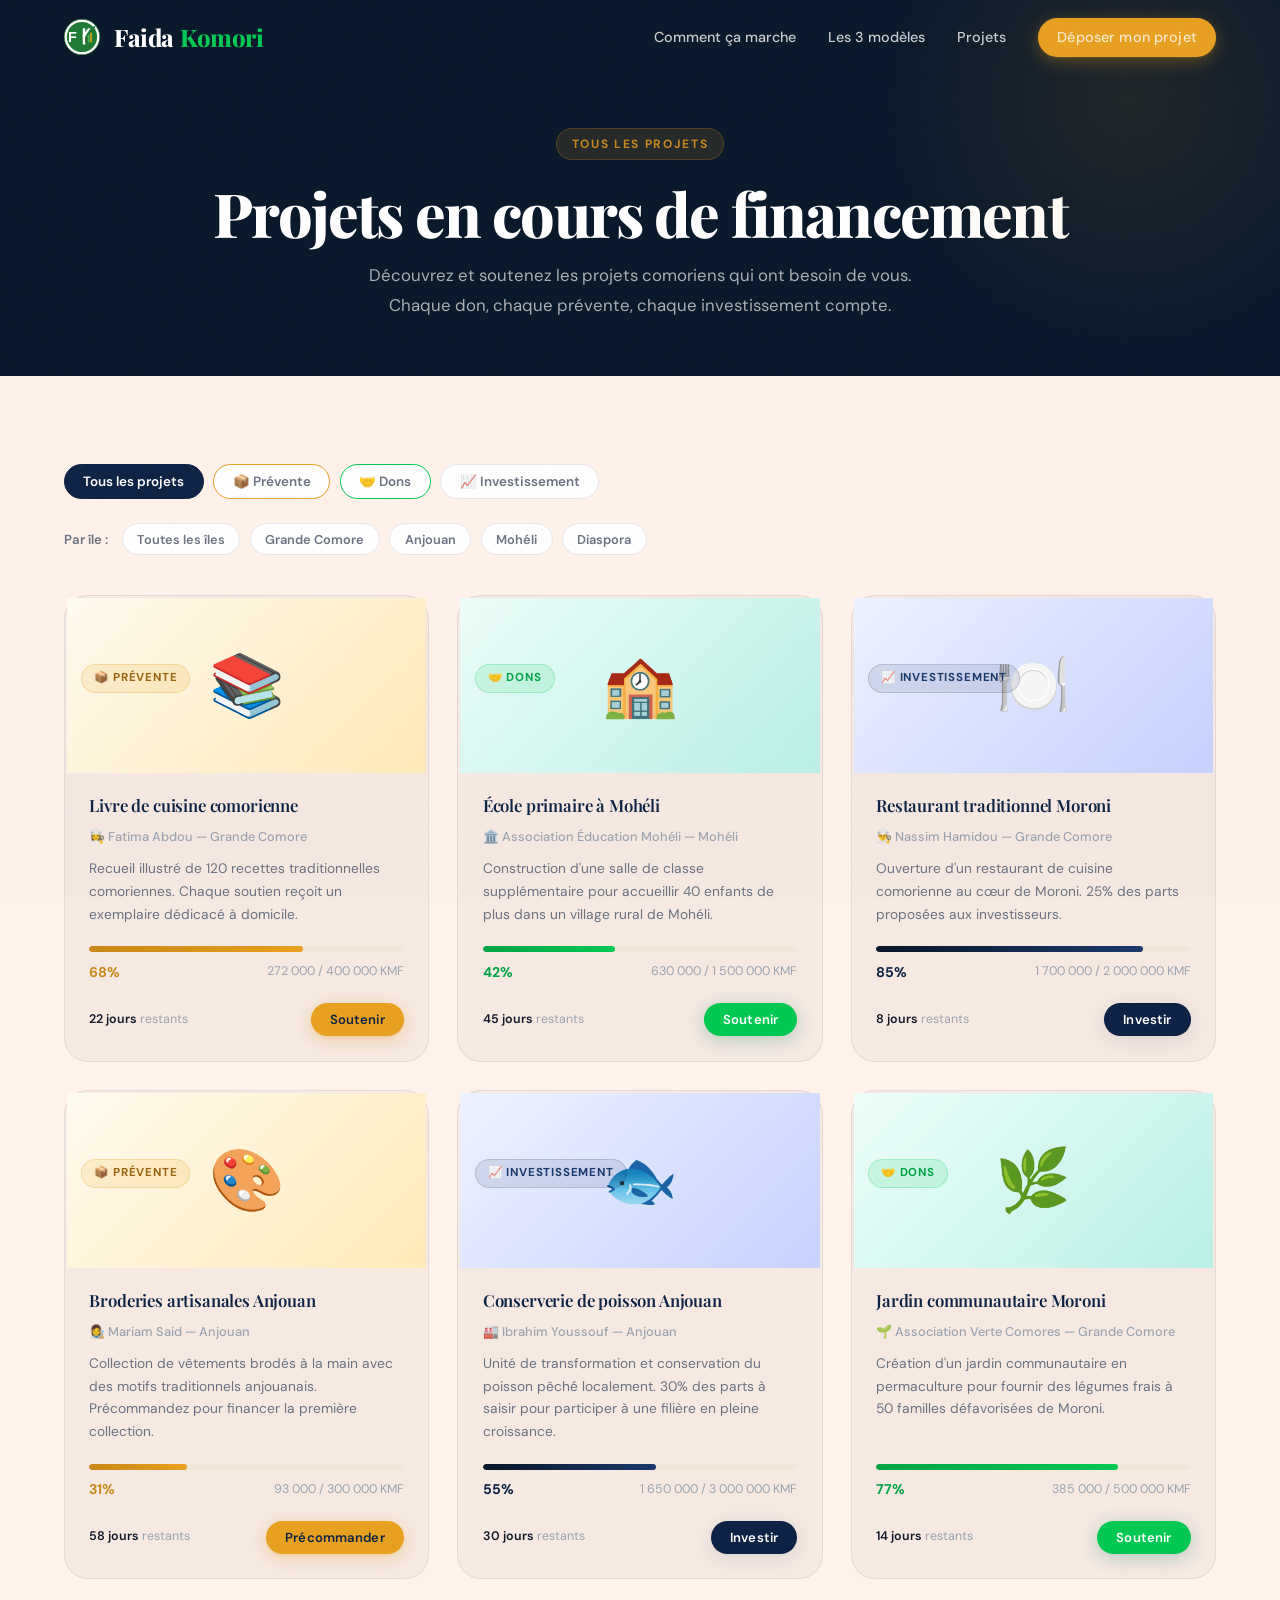
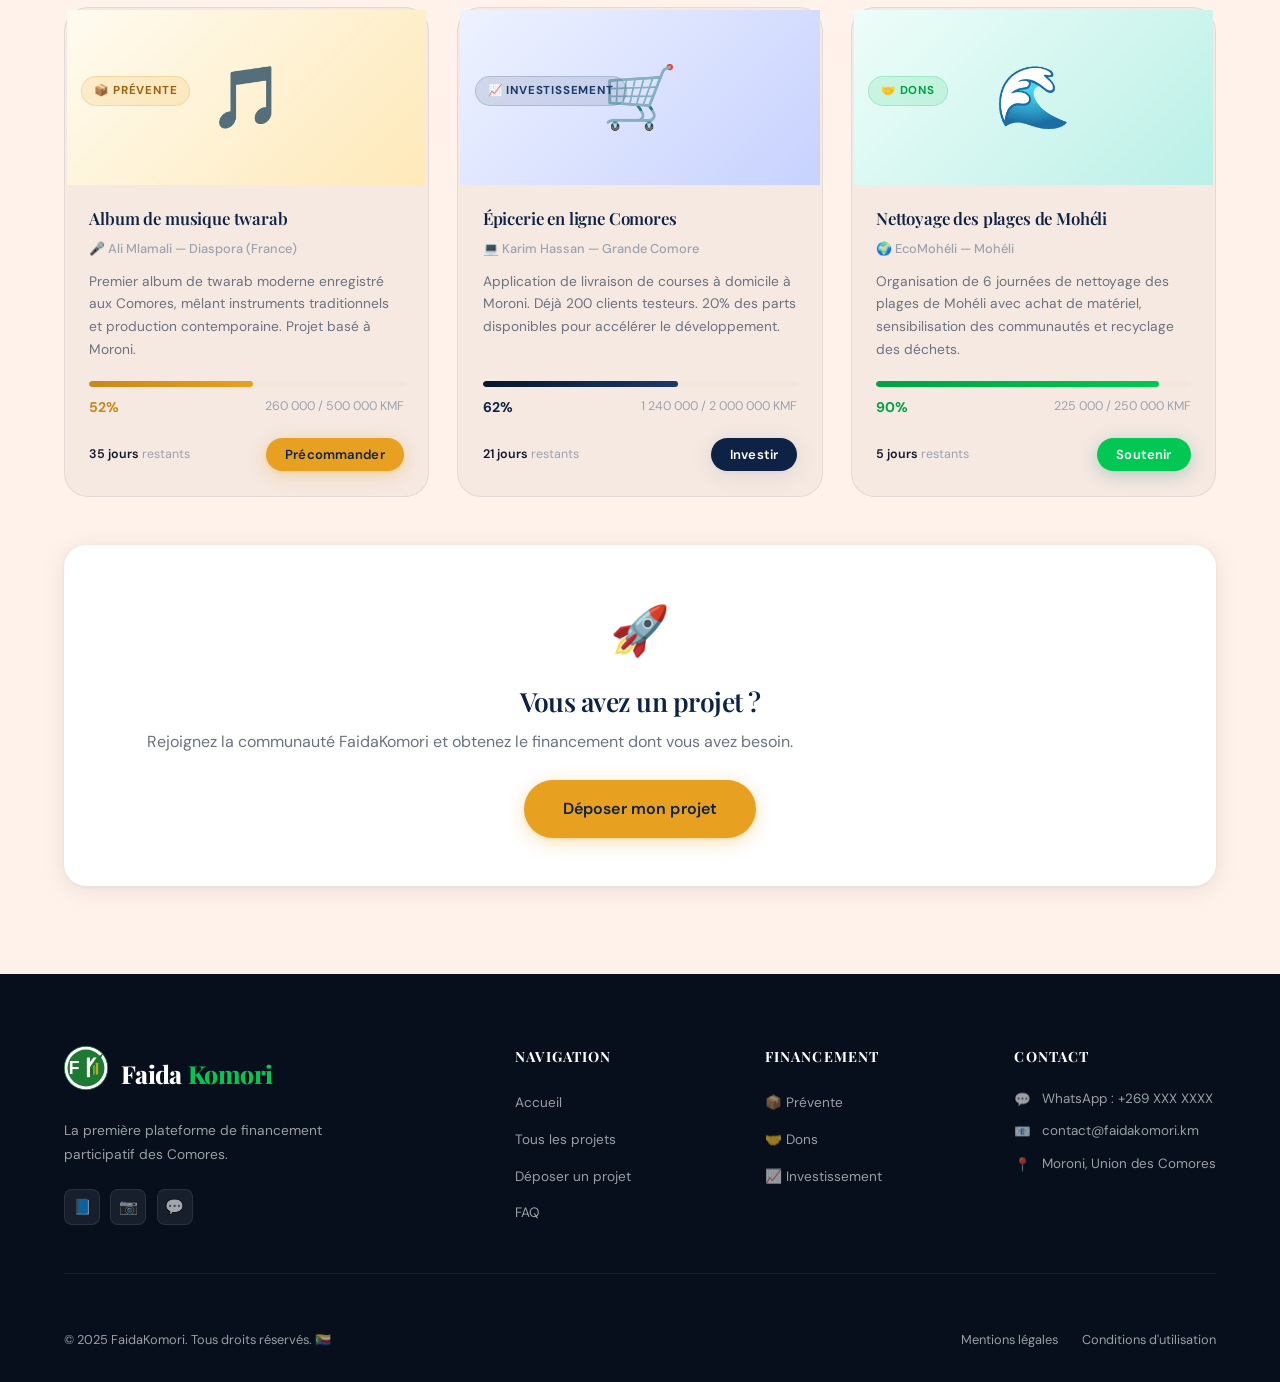
<file: projets.html>
<!DOCTYPE html>
<html lang="fr">
<head>
  <meta charset="UTF-8" />
  <meta name="viewport" content="width=device-width, initial-scale=1.0" />
  <title>Projets en cours — FaidaKomori</title>
  <meta name="description" content="Découvrez tous les projets comoriens à financer sur FaidaKomori. Filtrez par type, secteur ou île." />
  <meta property="og:title"       content="Projets en cours — FaidaKomori" />
  <meta property="og:description" content="Découvrez tous les projets comoriens à financer sur FaidaKomori." />
  <meta property="og:type"        content="website" />
  <meta name="theme-color"        content="#00C853" />
  <link rel="icon" href="img/favicon.svg" type="image/svg+xml" />
  <link rel="stylesheet" href="css/style.css" />
  <link rel="preconnect" href="https://fonts.googleapis.com" />
  <link rel="preconnect" href="https://fonts.gstatic.com" crossorigin />
  <link href="https://fonts.googleapis.com/css2?family=Playfair+Display:wght@400;600;700;800&family=DM+Sans:wght@300;400;500;600;700&display=swap" rel="stylesheet" />
</head>
<body>

  <!-- ══════════════════════════════════════════
       NAVBAR
  ══════════════════════════════════════════ -->
  <nav class="navbar" id="navbar">
    <div class="container">
      <div class="navbar__inner">
        <a href="index.html" class="navbar__logo">
          <img src="img/logo-fk-icon.svg" alt="FaidaKomori logo" class="navbar__logo-img" />Faida<span>Komori</span>
        </a>
        <ul class="navbar__links">
          <li><a href="index.html#comment-ca-marche">Comment ça marche</a></li>
          <li><a href="index.html#modeles">Les 3 modèles</a></li>
          <li><a href="projets.html">Projets</a></li>
          <li><a href="deposer.html" class="btn btn-primary btn-sm">Déposer mon projet</a></li>
        </ul>
        <button class="navbar__hamburger" aria-label="Menu">
          <span></span><span></span><span></span>
        </button>
      </div>
    </div>
    <div class="navbar__mobile">
      <a href="index.html#comment-ca-marche">Comment ça marche</a>
      <a href="index.html#modeles">Les 3 modèles</a>
      <a href="projets.html">Projets</a>
      <a href="deposer.html" class="btn btn-primary btn-sm">Déposer mon projet</a>
    </div>
  </nav>

  <!-- ══════════════════════════════════════════
       PAGE HERO
  ══════════════════════════════════════════ -->
  <section class="page-hero">
    <div class="container" style="text-align:center;">
      <span class="section-label">Tous les projets</span>
      <h1 class="page-hero__title" style="text-align:center;">Projets en cours de financement</h1>
      <p class="page-hero__sub" style="text-align:center;margin-left:auto;margin-right:auto;max-width:600px;">Découvrez et soutenez les projets comoriens qui ont besoin de vous. Chaque don, chaque prévente, chaque investissement compte.</p>
    </div>
  </section>

  <!-- ══════════════════════════════════════════
       PROJETS
  ══════════════════════════════════════════ -->
  <section class="section section--sand">
    <div class="container">

      <!-- Filtres -->
      <div class="filters" id="filters">
        <button class="filter-btn active" data-filter="all">Tous les projets</button>
        <button class="filter-btn" data-filter="prevente" style="border-color:var(--gold);">📦 Prévente</button>
        <button class="filter-btn" data-filter="dons" style="border-color:var(--ocean);">🤝 Dons</button>
        <button class="filter-btn" data-filter="investissement">📈 Investissement</button>
      </div>

      <!-- Filtres secondaires -->
      <div class="filters" style="margin-top:-1rem;">
        <span style="font-size:0.82rem;font-weight:600;color:var(--text-muted);align-self:center;margin-right:0.25rem;">Par île :</span>
        <button class="filter-btn" data-filter="all" style="font-size:0.8rem;padding:0.4rem 0.9rem;">Toutes les îles</button>
        <button class="filter-btn" data-filter-ile="Grande Comore" style="font-size:0.8rem;padding:0.4rem 0.9rem;">Grande Comore</button>
        <button class="filter-btn" data-filter-ile="Anjouan" style="font-size:0.8rem;padding:0.4rem 0.9rem;">Anjouan</button>
        <button class="filter-btn" data-filter-ile="Mohéli" style="font-size:0.8rem;padding:0.4rem 0.9rem;">Mohéli</button>
        <button class="filter-btn" data-filter-ile="Diaspora" style="font-size:0.8rem;padding:0.4rem 0.9rem;">Diaspora</button>
      </div>

      <!-- Grille de projets -->
      <div class="projects__grid" id="projects-grid">

        <!-- Projet 1 — Prévente -->
        <div class="project-card" data-type="prevente" data-ile="Grande Comore">
          <div class="project-card__image project-card__image--prevente">
            📚
            <div class="project-card__badge-wrap">
              <span class="badge badge-prevente">📦 Prévente</span>
            </div>
          </div>
          <div class="project-card__body">
            <h4 class="project-card__title">Livre de cuisine comorienne</h4>
            <p class="project-card__author">👩‍🍳 Fatima Abdou — Grande Comore</p>
            <p class="project-card__desc">Recueil illustré de 120 recettes traditionnelles comoriennes. Chaque soutien reçoit un exemplaire dédicacé à domicile.</p>
            <div class="project-card__progress">
              <div class="progress-bar"><div class="progress-bar__fill progress-bar__fill--prevente" data-pct="68"></div></div>
              <div class="progress-meta">
                <span class="progress-pct progress-pct--prevente">68%</span>
                <span>272 000 / 400 000 KMF</span>
              </div>
            </div>
          </div>
          <div class="project-card__footer">
            <span class="project-card__days"><strong>22 jours</strong> restants</span>
            <button onclick="openSupportModal('prevente','Livre de cuisine comorienne')" class="btn btn-primary btn-sm">Soutenir</button>
          </div>
        </div>

        <!-- Projet 2 — Dons -->
        <div class="project-card" data-type="dons" data-ile="Mohéli">
          <div class="project-card__image project-card__image--dons">
            🏫
            <div class="project-card__badge-wrap">
              <span class="badge badge-dons">🤝 Dons</span>
            </div>
          </div>
          <div class="project-card__body">
            <h4 class="project-card__title">École primaire à Mohéli</h4>
            <p class="project-card__author">🏛️ Association Éducation Mohéli — Mohéli</p>
            <p class="project-card__desc">Construction d'une salle de classe supplémentaire pour accueillir 40 enfants de plus dans un village rural de Mohéli.</p>
            <div class="project-card__progress">
              <div class="progress-bar"><div class="progress-bar__fill progress-bar__fill--dons" data-pct="42"></div></div>
              <div class="progress-meta">
                <span class="progress-pct progress-pct--dons">42%</span>
                <span>630 000 / 1 500 000 KMF</span>
              </div>
            </div>
          </div>
          <div class="project-card__footer">
            <span class="project-card__days"><strong>45 jours</strong> restants</span>
            <button onclick="openSupportModal('dons','École primaire à Mohéli')" class="btn btn-ocean btn-sm">Soutenir</button>
          </div>
        </div>

        <!-- Projet 3 — Investissement -->
        <div class="project-card" data-type="investissement" data-ile="Grande Comore">
          <div class="project-card__image project-card__image--invest">
            🍽️
            <div class="project-card__badge-wrap">
              <span class="badge badge-invest">📈 Investissement</span>
            </div>
          </div>
          <div class="project-card__body">
            <h4 class="project-card__title">Restaurant traditionnel Moroni</h4>
            <p class="project-card__author">👨‍🍳 Nassim Hamidou — Grande Comore</p>
            <p class="project-card__desc">Ouverture d'un restaurant de cuisine comorienne au cœur de Moroni. 25% des parts proposées aux investisseurs.</p>
            <div class="project-card__progress">
              <div class="progress-bar"><div class="progress-bar__fill progress-bar__fill--invest" data-pct="85"></div></div>
              <div class="progress-meta">
                <span class="progress-pct progress-pct--invest">85%</span>
                <span>1 700 000 / 2 000 000 KMF</span>
              </div>
            </div>
          </div>
          <div class="project-card__footer">
            <span class="project-card__days"><strong>8 jours</strong> restants</span>
            <button onclick="openSupportModal('investissement','Restaurant traditionnel Moroni','25%','2 000 000')" class="btn btn-navy btn-sm">Investir</button>
          </div>
        </div>

        <!-- Projet 4 — Prévente -->
        <div class="project-card" data-type="prevente" data-ile="Anjouan">
          <div class="project-card__image project-card__image--prevente">
            🎨
            <div class="project-card__badge-wrap">
              <span class="badge badge-prevente">📦 Prévente</span>
            </div>
          </div>
          <div class="project-card__body">
            <h4 class="project-card__title">Broderies artisanales Anjouan</h4>
            <p class="project-card__author">👩‍🎨 Mariam Said — Anjouan</p>
            <p class="project-card__desc">Collection de vêtements brodés à la main avec des motifs traditionnels anjouanais. Précommandez pour financer la première collection.</p>
            <div class="project-card__progress">
              <div class="progress-bar"><div class="progress-bar__fill progress-bar__fill--prevente" data-pct="31"></div></div>
              <div class="progress-meta">
                <span class="progress-pct progress-pct--prevente">31%</span>
                <span>93 000 / 300 000 KMF</span>
              </div>
            </div>
          </div>
          <div class="project-card__footer">
            <span class="project-card__days"><strong>58 jours</strong> restants</span>
            <button onclick="openSupportModal('prevente','Broderies artisanales Anjouan')" class="btn btn-primary btn-sm">Précommander</button>
          </div>
        </div>

        <!-- Projet 5 — Investissement -->
        <div class="project-card" data-type="investissement" data-ile="Anjouan">
          <div class="project-card__image project-card__image--invest">
            🐟
            <div class="project-card__badge-wrap">
              <span class="badge badge-invest">📈 Investissement</span>
            </div>
          </div>
          <div class="project-card__body">
            <h4 class="project-card__title">Conserverie de poisson Anjouan</h4>
            <p class="project-card__author">🏭 Ibrahim Youssouf — Anjouan</p>
            <p class="project-card__desc">Unité de transformation et conservation du poisson pêché localement. 30% des parts à saisir pour participer à une filière en pleine croissance.</p>
            <div class="project-card__progress">
              <div class="progress-bar"><div class="progress-bar__fill progress-bar__fill--invest" data-pct="55"></div></div>
              <div class="progress-meta">
                <span class="progress-pct progress-pct--invest">55%</span>
                <span>1 650 000 / 3 000 000 KMF</span>
              </div>
            </div>
          </div>
          <div class="project-card__footer">
            <span class="project-card__days"><strong>30 jours</strong> restants</span>
            <button onclick="openSupportModal('investissement','Conserverie de poisson Anjouan','30%','3 000 000')" class="btn btn-navy btn-sm">Investir</button>
          </div>
        </div>

        <!-- Projet 6 — Dons -->
        <div class="project-card" data-type="dons" data-ile="Grande Comore">
          <div class="project-card__image project-card__image--dons">
            🌿
            <div class="project-card__badge-wrap">
              <span class="badge badge-dons">🤝 Dons</span>
            </div>
          </div>
          <div class="project-card__body">
            <h4 class="project-card__title">Jardin communautaire Moroni</h4>
            <p class="project-card__author">🌱 Association Verte Comores — Grande Comore</p>
            <p class="project-card__desc">Création d'un jardin communautaire en permaculture pour fournir des légumes frais à 50 familles défavorisées de Moroni.</p>
            <div class="project-card__progress">
              <div class="progress-bar"><div class="progress-bar__fill progress-bar__fill--dons" data-pct="77"></div></div>
              <div class="progress-meta">
                <span class="progress-pct progress-pct--dons">77%</span>
                <span>385 000 / 500 000 KMF</span>
              </div>
            </div>
          </div>
          <div class="project-card__footer">
            <span class="project-card__days"><strong>14 jours</strong> restants</span>
            <button onclick="openSupportModal('dons','Jardin communautaire Moroni')" class="btn btn-ocean btn-sm">Soutenir</button>
          </div>
        </div>

        <!-- Projet 7 — Prévente -->
        <div class="project-card" data-type="prevente" data-ile="Diaspora">
          <div class="project-card__image project-card__image--prevente">
            🎵
            <div class="project-card__badge-wrap">
              <span class="badge badge-prevente">📦 Prévente</span>
            </div>
          </div>
          <div class="project-card__body">
            <h4 class="project-card__title">Album de musique twarab</h4>
            <p class="project-card__author">🎤 Ali Mlamali — Diaspora (France)</p>
            <p class="project-card__desc">Premier album de twarab moderne enregistré aux Comores, mêlant instruments traditionnels et production contemporaine. Projet basé à Moroni.</p>
            <div class="project-card__progress">
              <div class="progress-bar"><div class="progress-bar__fill progress-bar__fill--prevente" data-pct="52"></div></div>
              <div class="progress-meta">
                <span class="progress-pct progress-pct--prevente">52%</span>
                <span>260 000 / 500 000 KMF</span>
              </div>
            </div>
          </div>
          <div class="project-card__footer">
            <span class="project-card__days"><strong>35 jours</strong> restants</span>
            <button onclick="openSupportModal('prevente','Album de musique twarab')" class="btn btn-primary btn-sm">Précommander</button>
          </div>
        </div>

        <!-- Projet 8 — Investissement -->
        <div class="project-card" data-type="investissement" data-ile="Grande Comore">
          <div class="project-card__image project-card__image--invest">
            🛒
            <div class="project-card__badge-wrap">
              <span class="badge badge-invest">📈 Investissement</span>
            </div>
          </div>
          <div class="project-card__body">
            <h4 class="project-card__title">Épicerie en ligne Comores</h4>
            <p class="project-card__author">💻 Karim Hassan — Grande Comore</p>
            <p class="project-card__desc">Application de livraison de courses à domicile à Moroni. Déjà 200 clients testeurs. 20% des parts disponibles pour accélérer le développement.</p>
            <div class="project-card__progress">
              <div class="progress-bar"><div class="progress-bar__fill progress-bar__fill--invest" data-pct="62"></div></div>
              <div class="progress-meta">
                <span class="progress-pct progress-pct--invest">62%</span>
                <span>1 240 000 / 2 000 000 KMF</span>
              </div>
            </div>
          </div>
          <div class="project-card__footer">
            <span class="project-card__days"><strong>21 jours</strong> restants</span>
            <button onclick="openSupportModal('investissement','Épicerie en ligne Comores','20%','2 000 000')" class="btn btn-navy btn-sm">Investir</button>
          </div>
        </div>

        <!-- Projet 9 — Dons -->
        <div class="project-card" data-type="dons" data-ile="Mohéli">
          <div class="project-card__image project-card__image--dons">
            🌊
            <div class="project-card__badge-wrap">
              <span class="badge badge-dons">🤝 Dons</span>
            </div>
          </div>
          <div class="project-card__body">
            <h4 class="project-card__title">Nettoyage des plages de Mohéli</h4>
            <p class="project-card__author">🌍 EcoMohéli — Mohéli</p>
            <p class="project-card__desc">Organisation de 6 journées de nettoyage des plages de Mohéli avec achat de matériel, sensibilisation des communautés et recyclage des déchets.</p>
            <div class="project-card__progress">
              <div class="progress-bar"><div class="progress-bar__fill progress-bar__fill--dons" data-pct="90"></div></div>
              <div class="progress-meta">
                <span class="progress-pct progress-pct--dons">90%</span>
                <span>225 000 / 250 000 KMF</span>
              </div>
            </div>
          </div>
          <div class="project-card__footer">
            <span class="project-card__days"><strong>5 jours</strong> restants</span>
            <button onclick="openSupportModal('dons','Nettoyage des plages de Mohéli')" class="btn btn-ocean btn-sm">Soutenir</button>
          </div>
        </div>

      </div><!-- fin grid -->

      <!-- CTA déposer -->
      <div style="text-align:center;margin-top:3rem;padding:3rem;background:var(--white);border-radius:var(--radius-lg);box-shadow:var(--shadow);">
        <div style="font-size:3rem;margin-bottom:1rem;">🚀</div>
        <h3 style="color:var(--navy);margin-bottom:0.75rem;">Vous avez un projet ?</h3>
        <p style="color:var(--text-muted);margin-bottom:1.5rem;">Rejoignez la communauté FaidaKomori et obtenez le financement dont vous avez besoin.</p>
        <a href="deposer.html" class="btn btn-primary btn-lg">Déposer mon projet</a>
      </div>

    </div>
  </section>

  <!-- ══════════════════════════════════════════
       FOOTER
  ══════════════════════════════════════════ -->
  <footer class="footer">
    <div class="container">
      <div class="footer__grid">
        <div>
          <a href="index.html" class="footer__logo"><img src="img/logo-fk-icon.svg" alt="FaidaKomori" class="footer__logo-img" />Faida<span>Komori</span></a>
          <p class="footer__desc">La première plateforme de financement participatif des Comores.</p>
          <div class="footer__socials">
            <a href="#" class="footer__social">📘</a>
            <a href="#" class="footer__social">📷</a>
            <a href="#" class="footer__social">💬</a>
          </div>
        </div>
        <div>
          <h5 class="footer__col-title">Navigation</h5>
          <ul class="footer__links">
            <li><a href="index.html">Accueil</a></li>
            <li><a href="projets.html">Tous les projets</a></li>
            <li><a href="deposer.html">Déposer un projet</a></li>
            <li><a href="index.html#faq">FAQ</a></li>
          </ul>
        </div>
        <div>
          <h5 class="footer__col-title">Financement</h5>
          <ul class="footer__links">
            <li><a href="deposer.html?type=prevente">📦 Prévente</a></li>
            <li><a href="deposer.html?type=dons">🤝 Dons</a></li>
            <li><a href="deposer.html?type=investissement">📈 Investissement</a></li>
          </ul>
        </div>
        <div>
          <h5 class="footer__col-title">Contact</h5>
          <div class="footer__contact">
            <div class="footer__contact-item"><span>💬</span><span>WhatsApp : +269 XXX XXXX</span></div>
            <div class="footer__contact-item"><span>📧</span><span>contact@faidakomori.km</span></div>
            <div class="footer__contact-item"><span>📍</span><span>Moroni, Union des Comores</span></div>
          </div>
        </div>
      </div>
      <div class="footer__bottom">
        <span>© 2025 FaidaKomori. Tous droits réservés. 🇰🇲</span>
        <div class="footer__legal">
          <a href="#">Mentions légales</a>
          <a href="#">Conditions d'utilisation</a>
        </div>
      </div>
    </div>
  </footer>

  <!-- OVERLAY -->
  <div id="supportOverlay" style="display:none;position:fixed;inset:0;background:rgba(8,23,41,0.65);z-index:800;backdrop-filter:blur(4px);opacity:0;transition:opacity 0.3s;" onclick="closeSupportModal()"></div>

  <!-- MODAL PRÉVENTE -->
  <div id="modalPrevente" class="support-modal" role="dialog" aria-modal="true" style="display:none;position:fixed;top:50%;left:50%;transform:translate(-50%,-48%);width:min(540px,94vw);background:var(--white);border-radius:var(--radius-xl);box-shadow:var(--shadow-xl);z-index:850;padding:2.5rem;overflow-y:auto;max-height:90vh;">
    <button onclick="closeSupportModal()" style="position:absolute;top:1.25rem;right:1.25rem;width:36px;height:36px;border-radius:50%;background:var(--off-white);border:1.5px solid var(--border-solid);font-size:1rem;cursor:pointer;display:flex;align-items:center;justify-content:center;">✕</button>
    <div style="margin-bottom:1.5rem;">
      <span style="font-size:0.72rem;font-weight:700;text-transform:uppercase;letter-spacing:0.1em;color:var(--gold-dark);background:var(--gold-pale);border:1px solid rgba(232,160,32,0.22);padding:0.3rem 0.8rem;border-radius:50px;">📦 Prévente</span>
      <h3 class="modal-project-title" style="font-family:var(--font-heading);font-size:1.5rem;font-weight:700;color:var(--navy);margin:0.75rem 0 0.35rem;letter-spacing:-0.02em;">Prévente</h3>
      <p style="font-size:0.875rem;color:var(--text-muted);">Vous recevrez votre commande dès que le projet atteint son objectif et que le produit est créé.</p>
    </div>
    <div style="margin-bottom:1.5rem;">
      <p style="font-size:0.82rem;font-weight:700;color:var(--navy);margin-bottom:0.75rem;text-transform:uppercase;letter-spacing:0.06em;">Choisir un montant (KMF)</p>
      <div style="display:grid;grid-template-columns:repeat(4,1fr);gap:0.6rem;">
        <button class="mamount-btn" onclick="selectAmount(this,1500)" style="padding:0.7rem 0.5rem;border-radius:var(--radius-sm);border:1.5px solid var(--border-solid);background:var(--off-white);font-size:0.85rem;font-weight:600;cursor:pointer;transition:all 0.2s;font-family:var(--font-body);">1 500</button>
        <button class="mamount-btn" onclick="selectAmount(this,3000)" style="padding:0.7rem 0.5rem;border-radius:var(--radius-sm);border:2px solid var(--gold);background:var(--gold-pale);color:var(--navy);font-size:0.85rem;font-weight:700;cursor:pointer;transition:all 0.2s;font-family:var(--font-body);">3 000</button>
        <button class="mamount-btn" onclick="selectAmount(this,5000)" style="padding:0.7rem 0.5rem;border-radius:var(--radius-sm);border:1.5px solid var(--border-solid);background:var(--off-white);font-size:0.85rem;font-weight:600;cursor:pointer;transition:all 0.2s;font-family:var(--font-body);">5 000</button>
        <button class="mamount-btn" onclick="selectAmount(this,10000)" style="padding:0.7rem 0.5rem;border-radius:var(--radius-sm);border:1.5px solid var(--border-solid);background:var(--off-white);font-size:0.85rem;font-weight:600;cursor:pointer;transition:all 0.2s;font-family:var(--font-body);">10 000</button>
      </div>
      <div style="margin-top:0.75rem;display:flex;align-items:center;border:1.5px solid var(--border-solid);border-radius:var(--radius-sm);overflow:hidden;">
        <span style="padding:0 1rem;color:var(--text-muted);font-size:0.88rem;white-space:nowrap;">Autre montant</span>
        <input type="number" min="500" placeholder="Ex : 7 500" style="flex:1;padding:0.7rem 1rem;border:none;font-size:0.88rem;font-family:var(--font-body);outline:none;" oninput="clearAmountBtns()" />
        <span style="padding:0 1rem;color:var(--text-muted);font-size:0.82rem;font-weight:600;">KMF</span>
      </div>
    </div>
    <div style="margin-bottom:1.5rem;">
      <p style="font-size:0.82rem;font-weight:700;color:var(--navy);margin-bottom:0.75rem;text-transform:uppercase;letter-spacing:0.06em;">Mode de paiement</p>
      <div style="display:grid;grid-template-columns:repeat(3,1fr);gap:0.6rem;">
        <label style="display:flex;flex-direction:column;align-items:center;gap:0.4rem;padding:0.75rem 0.5rem;border-radius:var(--radius-sm);border:1.5px solid var(--border-solid);cursor:pointer;font-size:0.8rem;font-weight:600;text-align:center;"><input type="radio" name="payPrev" checked style="display:none;"><span style="font-size:1.4rem;">📱</span>Huri Money</label>
        <label style="display:flex;flex-direction:column;align-items:center;gap:0.4rem;padding:0.75rem 0.5rem;border-radius:var(--radius-sm);border:1.5px solid var(--border-solid);cursor:pointer;font-size:0.8rem;font-weight:600;text-align:center;"><input type="radio" name="payPrev" style="display:none;"><span style="font-size:1.4rem;">💚</span>M-Pesa</label>
        <label style="display:flex;flex-direction:column;align-items:center;gap:0.4rem;padding:0.75rem 0.5rem;border-radius:var(--radius-sm);border:1.5px solid var(--border-solid);cursor:pointer;font-size:0.8rem;font-weight:600;text-align:center;"><input type="radio" name="payPrev" style="display:none;"><span style="font-size:1.4rem;">🏦</span>Virement</label>
      </div>
    </div>
    <button onclick="confirmSupport()" style="width:100%;padding:0.9rem;background:var(--gold);color:var(--navy);border:none;border-radius:50px;font-size:1rem;font-weight:700;cursor:pointer;font-family:var(--font-body);">📦 Précommander maintenant</button>
    <p style="text-align:center;font-size:0.75rem;color:var(--text-muted);margin-top:0.75rem;">🔒 Remboursement garanti si objectif non atteint</p>
  </div>

  <!-- MODAL DONS -->
  <div id="modalDons" class="support-modal" role="dialog" aria-modal="true" style="display:none;position:fixed;top:50%;left:50%;transform:translate(-50%,-48%);width:min(540px,94vw);background:var(--white);border-radius:var(--radius-xl);box-shadow:var(--shadow-xl);z-index:850;padding:2.5rem;overflow-y:auto;max-height:90vh;">
    <button onclick="closeSupportModal()" style="position:absolute;top:1.25rem;right:1.25rem;width:36px;height:36px;border-radius:50%;background:var(--off-white);border:1.5px solid var(--border-solid);font-size:1rem;cursor:pointer;display:flex;align-items:center;justify-content:center;">✕</button>
    <div style="margin-bottom:1.5rem;">
      <span style="font-size:0.72rem;font-weight:700;text-transform:uppercase;letter-spacing:0.1em;color:var(--green-dark);background:var(--green-pale);border:1px solid rgba(0,200,83,0.2);padding:0.3rem 0.8rem;border-radius:50px;">🤝 Don solidaire</span>
      <h3 class="modal-project-title" style="font-family:var(--font-heading);font-size:1.5rem;font-weight:700;color:var(--navy);margin:0.75rem 0 0.35rem;letter-spacing:-0.02em;">Projet</h3>
      <p style="font-size:0.875rem;color:var(--text-muted);">Votre don soutient directement ce projet. Chaque contribution fait une différence réelle.</p>
    </div>
    <div style="margin-bottom:1.5rem;">
      <p style="font-size:0.82rem;font-weight:700;color:var(--navy);margin-bottom:0.75rem;text-transform:uppercase;letter-spacing:0.06em;">Choisir un montant (KMF)</p>
      <div style="display:grid;grid-template-columns:repeat(4,1fr);gap:0.6rem;">
        <button class="amount-btn-dons" onclick="selectAmountDons(this,500)" style="padding:0.7rem 0.5rem;border-radius:var(--radius-sm);border:1.5px solid var(--border-solid);background:var(--off-white);font-size:0.85rem;font-weight:600;cursor:pointer;transition:all 0.2s;font-family:var(--font-body);">500</button>
        <button class="amount-btn-dons" onclick="selectAmountDons(this,1000)" style="padding:0.7rem 0.5rem;border-radius:var(--radius-sm);border:2px solid var(--green);background:var(--green-pale);color:var(--navy);font-size:0.85rem;font-weight:700;cursor:pointer;transition:all 0.2s;font-family:var(--font-body);">1 000</button>
        <button class="amount-btn-dons" onclick="selectAmountDons(this,2500)" style="padding:0.7rem 0.5rem;border-radius:var(--radius-sm);border:1.5px solid var(--border-solid);background:var(--off-white);font-size:0.85rem;font-weight:600;cursor:pointer;transition:all 0.2s;font-family:var(--font-body);">2 500</button>
        <button class="amount-btn-dons" onclick="selectAmountDons(this,5000)" style="padding:0.7rem 0.5rem;border-radius:var(--radius-sm);border:1.5px solid var(--border-solid);background:var(--off-white);font-size:0.85rem;font-weight:600;cursor:pointer;transition:all 0.2s;font-family:var(--font-body);">5 000</button>
      </div>
      <div style="margin-top:0.75rem;display:flex;align-items:center;border:1.5px solid var(--border-solid);border-radius:var(--radius-sm);overflow:hidden;">
        <span style="padding:0 1rem;color:var(--text-muted);font-size:0.88rem;white-space:nowrap;">Autre montant</span>
        <input type="number" min="100" placeholder="Ex : 3 000" style="flex:1;padding:0.7rem 1rem;border:none;font-size:0.88rem;font-family:var(--font-body);outline:none;" oninput="clearAmountBtnsDons()" />
        <span style="padding:0 1rem;color:var(--text-muted);font-size:0.82rem;font-weight:600;">KMF</span>
      </div>
    </div>
    <div style="margin-bottom:1.5rem;">
      <p style="font-size:0.82rem;font-weight:700;color:var(--navy);margin-bottom:0.5rem;">Message de soutien (facultatif)</p>
      <textarea placeholder="Encouragez le porteur de projet..." style="width:100%;padding:0.75rem 1rem;border-radius:var(--radius-sm);border:1.5px solid var(--border-solid);font-size:0.875rem;font-family:var(--font-body);resize:vertical;min-height:80px;outline:none;"></textarea>
    </div>
    <div style="margin-bottom:1.5rem;">
      <p style="font-size:0.82rem;font-weight:700;color:var(--navy);margin-bottom:0.75rem;text-transform:uppercase;letter-spacing:0.06em;">Mode de paiement</p>
      <div style="display:grid;grid-template-columns:repeat(3,1fr);gap:0.6rem;">
        <label style="display:flex;flex-direction:column;align-items:center;gap:0.4rem;padding:0.75rem 0.5rem;border-radius:var(--radius-sm);border:1.5px solid var(--border-solid);cursor:pointer;font-size:0.8rem;font-weight:600;text-align:center;"><input type="radio" name="payDons" checked style="display:none;"><span style="font-size:1.4rem;">📱</span>Huri Money</label>
        <label style="display:flex;flex-direction:column;align-items:center;gap:0.4rem;padding:0.75rem 0.5rem;border-radius:var(--radius-sm);border:1.5px solid var(--border-solid);cursor:pointer;font-size:0.8rem;font-weight:600;text-align:center;"><input type="radio" name="payDons" style="display:none;"><span style="font-size:1.4rem;">💚</span>M-Pesa</label>
        <label style="display:flex;flex-direction:column;align-items:center;gap:0.4rem;padding:0.75rem 0.5rem;border-radius:var(--radius-sm);border:1.5px solid var(--border-solid);cursor:pointer;font-size:0.8rem;font-weight:600;text-align:center;"><input type="radio" name="payDons" style="display:none;"><span style="font-size:1.4rem;">🏦</span>Virement</label>
      </div>
    </div>
    <button onclick="confirmSupport()" style="width:100%;padding:0.9rem;background:var(--green);color:var(--white);border:none;border-radius:50px;font-size:1rem;font-weight:700;cursor:pointer;font-family:var(--font-body);">🤝 Faire un don maintenant</button>
    <p style="text-align:center;font-size:0.75rem;color:var(--text-muted);margin-top:0.75rem;">🔒 Don sécurisé · 100% versé au projet</p>
  </div>

  <!-- MODAL INVESTISSEMENT -->
  <div id="modalInvest" class="support-modal" role="dialog" aria-modal="true" style="display:none;position:fixed;top:50%;left:50%;transform:translate(-50%,-48%);width:min(560px,94vw);background:var(--white);border-radius:var(--radius-xl);box-shadow:var(--shadow-xl);z-index:850;padding:2.5rem;overflow-y:auto;max-height:90vh;">
    <button onclick="closeSupportModal()" style="position:absolute;top:1.25rem;right:1.25rem;width:36px;height:36px;border-radius:50%;background:var(--off-white);border:1.5px solid var(--border-solid);font-size:1rem;cursor:pointer;display:flex;align-items:center;justify-content:center;">✕</button>
    <div style="margin-bottom:1.5rem;">
      <span style="font-size:0.72rem;font-weight:700;text-transform:uppercase;letter-spacing:0.1em;color:var(--navy);background:rgba(13,34,68,0.08);border:1px solid rgba(13,34,68,0.15);padding:0.3rem 0.8rem;border-radius:50px;">📈 Investissement</span>
      <h3 class="modal-project-title" style="font-family:var(--font-heading);font-size:1.5rem;font-weight:700;color:var(--navy);margin:0.75rem 0 0.35rem;letter-spacing:-0.02em;">Projet</h3>
      <p style="font-size:0.875rem;color:var(--text-muted);">En investissant, vous devenez co-propriétaire et participez aux bénéfices futurs selon votre part.</p>
    </div>
    <div style="background:rgba(13,34,68,0.04);border:1.5px solid rgba(13,34,68,0.1);border-radius:var(--radius);padding:1rem 1.25rem;margin-bottom:1.5rem;display:flex;gap:1rem;flex-wrap:wrap;">
      <div style="flex:1;min-width:100px;"><div style="font-size:0.72rem;font-weight:700;text-transform:uppercase;color:var(--text-muted);margin-bottom:0.25rem;">Parts disponibles</div><div style="font-family:var(--font-heading);font-size:1.4rem;font-weight:800;color:var(--navy);" id="investPartsTotal2">25%</div></div>
      <div style="flex:1;min-width:100px;"><div style="font-size:0.72rem;font-weight:700;text-transform:uppercase;color:var(--text-muted);margin-bottom:0.25rem;">Votre part estimée</div><div style="font-family:var(--font-heading);font-size:1.4rem;font-weight:800;color:var(--green);" id="investPartCalc2">1.25%</div></div>
      <div style="flex:1;min-width:100px;"><div style="font-size:0.72rem;font-weight:700;text-transform:uppercase;color:var(--text-muted);margin-bottom:0.25rem;">Objectif total</div><div style="font-family:var(--font-heading);font-size:1.4rem;font-weight:800;color:var(--navy);" id="investGoal2">2 000 000</div></div>
    </div>
    <div style="margin-bottom:1.5rem;">
      <p style="font-size:0.82rem;font-weight:700;color:var(--navy);margin-bottom:0.75rem;text-transform:uppercase;letter-spacing:0.06em;">Montant à investir (KMF)</p>
      <div style="display:grid;grid-template-columns:repeat(4,1fr);gap:0.6rem;">
        <button class="amount-btn-invest2" onclick="selectAmountInvest2(this,25000)" style="padding:0.7rem 0.35rem;border-radius:var(--radius-sm);border:1.5px solid var(--border-solid);background:var(--off-white);font-size:0.78rem;font-weight:600;cursor:pointer;transition:all 0.2s;font-family:var(--font-body);">25 000</button>
        <button class="amount-btn-invest2" onclick="selectAmountInvest2(this,50000)" style="padding:0.7rem 0.35rem;border-radius:var(--radius-sm);border:2px solid var(--navy);background:rgba(13,34,68,0.06);color:var(--navy);font-size:0.78rem;font-weight:700;cursor:pointer;transition:all 0.2s;font-family:var(--font-body);">50 000</button>
        <button class="amount-btn-invest2" onclick="selectAmountInvest2(this,100000)" style="padding:0.7rem 0.35rem;border-radius:var(--radius-sm);border:1.5px solid var(--border-solid);background:var(--off-white);font-size:0.78rem;font-weight:600;cursor:pointer;transition:all 0.2s;font-family:var(--font-body);">100 000</button>
        <button class="amount-btn-invest2" onclick="selectAmountInvest2(this,200000)" style="padding:0.7rem 0.35rem;border-radius:var(--radius-sm);border:1.5px solid var(--border-solid);background:var(--off-white);font-size:0.78rem;font-weight:600;cursor:pointer;transition:all 0.2s;font-family:var(--font-body);">200 000</button>
      </div>
      <div style="margin-top:0.75rem;display:flex;align-items:center;border:1.5px solid var(--border-solid);border-radius:var(--radius-sm);overflow:hidden;">
        <span style="padding:0 1rem;color:var(--text-muted);font-size:0.88rem;white-space:nowrap;">Montant libre</span>
        <input id="customInvest2" type="number" min="10000" placeholder="Min. 10 000" style="flex:1;padding:0.7rem 1rem;border:none;font-size:0.88rem;font-family:var(--font-body);outline:none;" oninput="updateInvestPart2()" />
        <span style="padding:0 1rem;color:var(--text-muted);font-size:0.82rem;font-weight:600;">KMF</span>
      </div>
    </div>
    <div style="margin-bottom:1.5rem;">
      <p style="font-size:0.82rem;font-weight:700;color:var(--navy);margin-bottom:0.75rem;text-transform:uppercase;letter-spacing:0.06em;">Mode de paiement</p>
      <div style="display:grid;grid-template-columns:repeat(3,1fr);gap:0.6rem;">
        <label style="display:flex;flex-direction:column;align-items:center;gap:0.4rem;padding:0.75rem 0.5rem;border-radius:var(--radius-sm);border:1.5px solid var(--border-solid);cursor:pointer;font-size:0.8rem;font-weight:600;text-align:center;"><input type="radio" name="payInv2" checked style="display:none;"><span style="font-size:1.4rem;">📱</span>Huri Money</label>
        <label style="display:flex;flex-direction:column;align-items:center;gap:0.4rem;padding:0.75rem 0.5rem;border-radius:var(--radius-sm);border:1.5px solid var(--border-solid);cursor:pointer;font-size:0.8rem;font-weight:600;text-align:center;"><input type="radio" name="payInv2" style="display:none;"><span style="font-size:1.4rem;">💚</span>M-Pesa</label>
        <label style="display:flex;flex-direction:column;align-items:center;gap:0.4rem;padding:0.75rem 0.5rem;border-radius:var(--radius-sm);border:1.5px solid var(--border-solid);cursor:pointer;font-size:0.8rem;font-weight:600;text-align:center;"><input type="radio" name="payInv2" style="display:none;"><span style="font-size:1.4rem;">🏦</span>Virement</label>
      </div>
    </div>
    <button onclick="confirmSupport()" style="width:100%;padding:0.9rem;background:var(--navy);color:var(--white);border:none;border-radius:50px;font-size:1rem;font-weight:700;cursor:pointer;font-family:var(--font-body);">📈 Investir maintenant</button>
    <p style="text-align:center;font-size:0.75rem;color:var(--text-muted);margin-top:0.75rem;">🔒 Contrat de parts fourni après validation</p>
  </div>

  <!-- MODAL SUCCÈS -->
  <div id="modalSuccess" style="display:none;position:fixed;top:50%;left:50%;transform:translate(-50%,-48%);width:min(420px,90vw);background:var(--white);border-radius:var(--radius-xl);box-shadow:var(--shadow-xl);z-index:860;padding:3rem 2.5rem;text-align:center;">
    <div style="font-size:3.5rem;margin-bottom:1rem;">🎉</div>
    <h3 style="font-family:var(--font-heading);font-size:1.5rem;font-weight:700;color:var(--navy);margin-bottom:0.75rem;">Merci pour votre soutien !</h3>
    <p style="color:var(--text-muted);font-size:0.92rem;line-height:1.7;margin-bottom:1.5rem;">Votre contribution a bien été enregistrée. Le porteur de projet vous remercie. 🇰🇲</p>
    <button onclick="closeSupportModal()" style="padding:0.8rem 2rem;background:var(--gold);color:var(--navy);border:none;border-radius:50px;font-size:0.92rem;font-weight:700;cursor:pointer;font-family:var(--font-body);">Fermer</button>
  </div>

  <script src="js/main.js"></script>
  <script>
    // ── Modals support ──
    function openSupportModal(type, title, parts, goal) {
      document.querySelectorAll('.support-modal').forEach(m => m.style.display = 'none');
      const overlay = document.getElementById('supportOverlay');
      overlay.style.display = 'block';
      setTimeout(() => overlay.style.opacity = '1', 10);
      document.body.style.overflow = 'hidden';
      if (type === 'prevente') {
        const m = document.getElementById('modalPrevente');
        m.querySelector('.modal-project-title').textContent = title || '';
        m.style.display = 'block';
      } else if (type === 'dons') {
        const m = document.getElementById('modalDons');
        m.querySelector('.modal-project-title').textContent = title || '';
        m.style.display = 'block';
      } else if (type === 'investissement') {
        const m = document.getElementById('modalInvest');
        m.querySelector('.modal-project-title').textContent = title || '';
        if (parts) document.getElementById('investPartsTotal2').textContent = parts;
        if (goal) document.getElementById('investGoal2').textContent = goal;
        m.style.display = 'block';
      }
    }
    function closeSupportModal() {
      document.querySelectorAll('.support-modal, #modalSuccess').forEach(m => m.style.display = 'none');
      const overlay = document.getElementById('supportOverlay');
      overlay.style.opacity = '0';
      setTimeout(() => { overlay.style.display = 'none'; }, 300);
      document.body.style.overflow = '';
    }
    function confirmSupport() {
      document.querySelectorAll('.support-modal').forEach(m => m.style.display = 'none');
      document.getElementById('modalSuccess').style.display = 'block';
    }
    function selectAmount(btn, amount) {
      document.querySelectorAll('.mamount-btn').forEach(b => { b.style.border='1.5px solid var(--border-solid)'; b.style.background='var(--off-white)'; b.style.fontWeight='600'; });
      btn.style.border='2px solid var(--gold)'; btn.style.background='var(--gold-pale)'; btn.style.fontWeight='700';
    }
    function clearAmountBtns() {
      document.querySelectorAll('.mamount-btn').forEach(b => { b.style.border='1.5px solid var(--border-solid)'; b.style.background='var(--off-white)'; });
    }
    function selectAmountDons(btn, amount) {
      document.querySelectorAll('.amount-btn-dons').forEach(b => { b.style.border='1.5px solid var(--border-solid)'; b.style.background='var(--off-white)'; b.style.fontWeight='600'; });
      btn.style.border='2px solid var(--green)'; btn.style.background='var(--green-pale)'; btn.style.fontWeight='700';
    }
    function clearAmountBtnsDons() {
      document.querySelectorAll('.amount-btn-dons').forEach(b => { b.style.border='1.5px solid var(--border-solid)'; b.style.background='var(--off-white)'; });
    }
    function selectAmountInvest2(btn, amount) {
      document.querySelectorAll('.amount-btn-invest2').forEach(b => { b.style.border='1.5px solid var(--border-solid)'; b.style.background='var(--off-white)'; b.style.fontWeight='600'; });
      btn.style.border='2px solid var(--navy)'; btn.style.background='rgba(13,34,68,0.06)'; btn.style.fontWeight='700';
      updateInvestPartDisplay2(amount);
    }
    function updateInvestPart2() {
      const val = parseInt(document.getElementById('customInvest2').value) || 0;
      document.querySelectorAll('.amount-btn-invest2').forEach(b => { b.style.border='1.5px solid var(--border-solid)'; b.style.background='var(--off-white)'; });
      updateInvestPartDisplay2(val);
    }
    function updateInvestPartDisplay2(amount) {
      const goalText = document.getElementById('investGoal2').textContent.replace(/\s/g,'');
      const goal = parseInt(goalText) || 2000000;
      const partsText = document.getElementById('investPartsTotal2').textContent;
      const partsNum = parseFloat(partsText) / 100 || 0.25;
      const pct = ((amount / goal) * partsNum * 100).toFixed(2);
      const el = document.getElementById('investPartCalc2');
      if (el) el.textContent = pct + '%';
    }
    document.addEventListener('keydown', e => { if (e.key === 'Escape') closeSupportModal(); });

    // Filtre par île (secondaire)
    document.querySelectorAll('[data-filter-ile]').forEach(btn => {
      btn.addEventListener('click', () => {
        const ile = btn.dataset.filterIle;
        document.querySelectorAll('[data-filter-ile]').forEach(b => b.classList.remove('active'));
        btn.classList.add('active');
        document.querySelectorAll('.project-card[data-ile]').forEach(card => {
          card.style.display = card.dataset.ile === ile ? '' : 'none';
        });
        // Réinitialiser le filtre type
        document.querySelectorAll('.filter-btn[data-filter]').forEach(b => {
          b.classList.remove('active','active-gold','active-ocean');
        });
        document.querySelector('.filter-btn[data-filter="all"]').classList.add('active');
      });
    });
  </script>
</body>
</html>
</file>
<file: css/style.css>
/* ============================================================
   FaidaKomori — style.css
   Skills appliqués : full-output-enforcement · redesign-existing-projects
                      design-taste-frontend · high-end-visual-design
   ============================================================ */

/* ── Google Fonts ────────────────────────────────────────── */
@import url('https://fonts.googleapis.com/css2?family=Playfair+Display:ital,wght@0,400;0,600;0,700;0,800;1,400;1,700&family=DM+Sans:wght@300;400;500;600;700&display=swap');

/* ── Design Tokens ───────────────────────────────────────── */
:root {
  /* Palette — Charte graphique FaidaKomori officielle */
  --navy:         #0D2244;
  --navy-light:   #1A3A6B;
  --navy-deep:    #081729;
  --gold:         #E8A020;
  --gold-dark:    #C8881A;
  --gold-pale:    rgba(232,160,32,0.12);
  --green:        #00C853;       /* Vert primaire logo FK */
  --green-dark:   #00A344;
  --green-deep:   #007B33;
  --green-pale:   rgba(0,200,83,0.10);
  --ocean:        #00C853;       /* Aligné sur le vert charte */
  --ocean-light:  #2DD670;
  --ocean-pale:   rgba(0,200,83,0.10);
  --sand:         #FFF2EA;       /* Charte : Light Sand */
  --sand-dark:    #F0E6DA;
  --white:        #FFFFFF;
  --off-white:    #FAFAF8;
  --text:         #111827;
  --text-muted:   #6B7280;
  --text-light:   #9CA3AF;
  --border:       rgba(0,0,0,0.08);
  --border-solid: #E5E7EB;

  /* Shadows — tintées fond pour éviter les ombres noires génériques */
  --shadow-sm:  0 1px 4px rgba(13,34,68,0.06);
  --shadow:     0 4px 24px rgba(13,34,68,0.09), 0 1px 4px rgba(13,34,68,0.05);
  --shadow-lg:  0 12px 48px rgba(13,34,68,0.14), 0 4px 12px rgba(13,34,68,0.06);
  --shadow-xl:  0 24px 64px rgba(13,34,68,0.18), 0 8px 24px rgba(13,34,68,0.08);
  --shadow-gold: 0 8px 32px rgba(232,160,32,0.30);
  --shadow-ocean: 0 8px 32px rgba(10,123,108,0.25);

  /* Géométrie */
  --radius-sm:  8px;
  --radius:     14px;
  --radius-lg:  22px;
  --radius-xl:  32px;

  /* Motion — cubic-bezier premium (replace tout ease/linear) */
  --ease-spring:  cubic-bezier(0.16, 1, 0.3, 1);
  --ease-out:     cubic-bezier(0.0, 0, 0.2, 1);
  --ease-in-out:  cubic-bezier(0.4, 0, 0.2, 1);
  --duration-sm:  200ms;
  --duration:     400ms;
  --duration-lg:  700ms;

  /* Typographie */
  --font-heading: 'Playfair Display', Georgia, serif;
  --font-body:    'DM Sans', system-ui, sans-serif;
}

/* ── Reset ───────────────────────────────────────────────── */
*, *::before, *::after { box-sizing: border-box; margin: 0; padding: 0; }
html { scroll-behavior: smooth; font-size: 16px; -webkit-font-smoothing: antialiased; }
body {
  font-family: var(--font-body);
  color: var(--text);
  background: var(--white);
  line-height: 1.6;
  overflow-x: hidden;
}
img { display: block; max-width: 100%; }
a { text-decoration: none; color: inherit; }
ul { list-style: none; }
button { cursor: pointer; font-family: var(--font-body); border: none; outline: none; }
input, textarea, select { font-family: var(--font-body); }

/* ── Accessibility — focus rings visibles ─────────────────── */
:focus-visible {
  outline: 2.5px solid var(--green);
  outline-offset: 3px;
  border-radius: 4px;
}
button:focus-visible, a:focus-visible { border-radius: var(--radius-sm); }

/* ── Skip to content (keyboard nav) ─────────────────────── */
.skip-link {
  position: absolute;
  top: -100px;
  left: 1rem;
  background: var(--green);
  color: var(--white);
  padding: 0.5rem 1rem;
  border-radius: var(--radius-sm);
  font-weight: 600;
  font-size: 0.875rem;
  z-index: 99999;
  transition: top 0.2s;
}
.skip-link:focus { top: 1rem; }

/* ── Tabular numbers for stats / amounts ──────────────────── */
.hero__stat-value,
.project-fund__amount,
.project-fund__progress-pct,
.admin-stat__value {
  font-variant-numeric: tabular-nums;
  font-feature-settings: "tnum";
}

/* ── Grain overlay (physical paper feel, fixed/pointer-none) */
body::after {
  content: '';
  position: fixed;
  inset: 0;
  z-index: 9999;
  pointer-events: none;
  opacity: 0.032;
  background-image: url("data:image/svg+xml,%3Csvg xmlns='http://www.w3.org/2000/svg' width='300' height='300'%3E%3Cfilter id='n'%3E%3CfeTurbulence type='fractalNoise' baseFrequency='0.75' numOctaves='4' stitchTiles='stitch'/%3E%3C/filter%3E%3Crect width='300' height='300' filter='url(%23n)'/%3E%3C/svg%3E");
  background-size: 180px 180px;
}

/* ── Typography ──────────────────────────────────────────── */
h1, h2, h3, h4 {
  font-family: var(--font-heading);
  line-height: 1.15;
  letter-spacing: -0.02em;
  text-wrap: balance;
}
h1 { font-size: clamp(2.2rem, 5vw, 3.8rem); font-weight: 800; letter-spacing: -0.03em; }
h2 { font-size: clamp(1.7rem, 3.5vw, 2.6rem); font-weight: 700; letter-spacing: -0.025em; }
h3 { font-size: clamp(1.2rem, 2.5vw, 1.65rem); font-weight: 600; }
h4 { font-size: 1.1rem; font-weight: 600; letter-spacing: -0.01em; }
p  { font-size: 1rem; line-height: 1.75; max-width: 65ch; }

/* ── Layout helpers ──────────────────────────────────────── */
.container      { max-width: 1200px; margin: 0 auto; padding: 0 1.5rem; }
.section        { padding: 5.5rem 0; }
.section--dark  { background: var(--navy); color: var(--white); }
.section--sand  { background: var(--sand); }
.section--off   { background: var(--off-white); }

.section-label {
  display: inline-flex;
  align-items: center;
  gap: 0.35rem;
  font-size: 0.75rem;
  font-weight: 700;
  text-transform: uppercase;
  letter-spacing: 0.14em;
  color: var(--gold-dark);
  background: var(--gold-pale);
  border: 1px solid rgba(232,160,32,0.22);
  padding: 0.35rem 0.9rem;
  border-radius: 50px;
  margin-bottom: 1.1rem;
}
.section-label--ocean { color: var(--ocean); background: var(--ocean-pale); border-color: rgba(10,123,108,0.2); }
.section-label--white { color: rgba(255,255,255,0.85); background: rgba(255,255,255,0.1); border-color: rgba(255,255,255,0.15); }

.section-header     { margin-bottom: 3.5rem; }
.section-title      { margin-bottom: 0.85rem; }
.section-subtitle   { color: var(--text-muted); font-size: 1.05rem; max-width: 580px; }
.text-center        { text-align: center; }
.text-center .section-subtitle { margin: 0 auto; }
.text-center p      { margin-left: auto; margin-right: auto; }

/* ── Scroll reveal animations ─────────────────────────────── */
.reveal {
  opacity: 0;
  transform: translateY(22px);
  transition:
    opacity  var(--duration-lg) var(--ease-spring),
    transform var(--duration-lg) var(--ease-spring);
}
.reveal.visible           { opacity: 1; transform: translateY(0); }
.reveal-d1                { transition-delay: 0.07s; }
.reveal-d2                { transition-delay: 0.14s; }
.reveal-d3                { transition-delay: 0.21s; }
.reveal-d4                { transition-delay: 0.28s; }
.reveal-d5                { transition-delay: 0.35s; }
.reveal-d6                { transition-delay: 0.42s; }

/* ── Buttons ─────────────────────────────────────────────── */
.btn {
  display: inline-flex;
  align-items: center;
  gap: 0.55rem;
  padding: 0.8rem 1.85rem;
  border-radius: 50px;
  font-size: 0.92rem;
  font-weight: 600;
  transition: all var(--duration) var(--ease-spring);
  white-space: nowrap;
  position: relative;
  overflow: hidden;
  letter-spacing: 0.01em;
}
/* Tactile press — physical push effect */
.btn:active { transform: translateY(1px) scale(0.99) !important; }

.btn-primary {
  background: var(--gold);
  color: var(--navy);
  box-shadow: 0 4px 18px rgba(232,160,32,0.32), 0 1px 3px rgba(232,160,32,0.2);
}
.btn-primary:hover {
  background: var(--gold-dark);
  transform: translateY(-2px);
  box-shadow: var(--shadow-gold);
}
.btn-outline {
  background: transparent;
  color: var(--white);
  border: 1.5px solid rgba(255,255,255,0.45);
  backdrop-filter: blur(4px);
}
.btn-outline:hover {
  background: rgba(255,255,255,0.1);
  border-color: rgba(255,255,255,0.75);
  transform: translateY(-2px);
}
.btn-outline-navy {
  background: transparent;
  color: var(--navy);
  border: 1.5px solid rgba(13,34,68,0.3);
}
.btn-outline-navy:hover {
  background: var(--navy);
  color: var(--white);
  border-color: var(--navy);
  transform: translateY(-2px);
  box-shadow: var(--shadow);
}
.btn-ocean {
  background: var(--ocean);
  color: var(--white);
  box-shadow: 0 4px 18px rgba(10,123,108,0.28);
}
.btn-ocean:hover {
  background: var(--ocean-light);
  transform: translateY(-2px);
  box-shadow: var(--shadow-ocean);
}
.btn-navy {
  background: var(--navy);
  color: var(--white);
  box-shadow: var(--shadow);
}
.btn-navy:hover {
  background: var(--navy-light);
  transform: translateY(-2px);
  box-shadow: var(--shadow-lg);
}
.btn-ghost {
  background: rgba(13,34,68,0.06);
  color: var(--navy);
  border: 1.5px solid transparent;
}
.btn-ghost:hover { background: rgba(13,34,68,0.1); transform: translateY(-1px); }

.btn-sm  { padding: 0.5rem 1.2rem; font-size: 0.82rem; }
.btn-lg  { padding: 1rem 2.4rem; font-size: 1rem; }
.btn-full { width: 100%; justify-content: center; }

/* Bouton avec icon nestée (Button-in-Button) */
.btn-icon-wrap {
  display: inline-flex;
  align-items: center;
  justify-content: center;
  width: 28px; height: 28px;
  border-radius: 50%;
  background: rgba(0,0,0,0.1);
  flex-shrink: 0;
  transition: transform var(--duration-sm) var(--ease-spring);
}
.btn:hover .btn-icon-wrap { transform: translateX(2px) translateY(-1px) scale(1.08); }

/* ── Badges ──────────────────────────────────────────────── */
.badge {
  display: inline-flex;
  align-items: center;
  gap: 0.3rem;
  padding: 0.28rem 0.75rem;
  border-radius: 50px;
  font-size: 0.72rem;
  font-weight: 700;
  text-transform: uppercase;
  letter-spacing: 0.07em;
}
.badge-prevente { background: rgba(232,160,32,0.14); color: #9A6310; border: 1px solid rgba(232,160,32,0.25); }
.badge-dons     { background: rgba(10,123,108,0.13);  color: #065E52; border: 1px solid rgba(10,123,108,0.22); }
.badge-invest   { background: rgba(13,34,68,0.10);    color: var(--navy-light); border: 1px solid rgba(13,34,68,0.15); }

/* ── Navbar ──────────────────────────────────────────────── */
.navbar {
  position: fixed;
  top: 0; left: 0; right: 0;
  z-index: 1000;
  padding: 1.1rem 0;
  transition: all var(--duration) var(--ease-spring);
}
.navbar.scrolled {
  background: rgba(13,34,68,0.96);
  backdrop-filter: blur(16px);
  -webkit-backdrop-filter: blur(16px);
  box-shadow: 0 1px 0 rgba(255,255,255,0.06), 0 4px 24px rgba(0,0,0,0.25);
  padding: 0.7rem 0;
}
.navbar__inner {
  display: flex;
  align-items: center;
  justify-content: space-between;
  gap: 2rem;
}
.navbar__logo {
  font-family: var(--font-heading);
  font-size: 1.5rem;
  font-weight: 800;
  color: var(--white);
  display: flex;
  align-items: center;
  gap: 0.4rem;
  letter-spacing: -0.02em;
  transition: opacity var(--duration-sm) var(--ease-out);
}
.navbar__logo:hover { opacity: 0.88; }
.navbar__logo span  { color: var(--green); }
.navbar__logo-flag  { font-size: 1.1rem; margin-right: 0.25rem; }
.navbar__links      { display: flex; align-items: center; gap: 2rem; }
.navbar__links a {
  color: rgba(255,255,255,0.78);
  font-weight: 500;
  font-size: 0.9rem;
  transition: color var(--duration-sm) var(--ease-out);
  position: relative;
}
.navbar__links a::after {
  content: '';
  position: absolute;
  bottom: -4px; left: 0; right: 100%;
  height: 1.5px;
  background: var(--gold);
  transition: right var(--duration) var(--ease-spring);
}
.navbar__links a:hover            { color: var(--white); }
.navbar__links a:hover::after     { right: 0; }

.navbar__hamburger {
  display: none;
  flex-direction: column;
  gap: 5px;
  background: none;
  padding: 4px;
}
.navbar__hamburger span {
  display: block;
  width: 22px; height: 1.5px;
  background: var(--white);
  border-radius: 2px;
  transition: all var(--duration) var(--ease-spring);
}
.navbar__hamburger.open span:nth-child(1) { transform: translateY(6.5px) rotate(45deg); }
.navbar__hamburger.open span:nth-child(2) { opacity: 0; transform: scaleX(0); }
.navbar__hamburger.open span:nth-child(3) { transform: translateY(-6.5px) rotate(-45deg); }

.navbar__mobile {
  display: none;
  flex-direction: column;
  background: rgba(8,23,41,0.97);
  backdrop-filter: blur(20px);
  position: fixed;
  top: 56px; left: 0; right: 0;
  padding: 1.25rem 1.5rem 1.75rem;
  border-top: 1px solid rgba(255,255,255,0.06);
  transform: translateY(-8px);
  opacity: 0;
  transition: all var(--duration) var(--ease-spring);
  pointer-events: none;
}
.navbar__mobile.open {
  display: flex;
  transform: translateY(0);
  opacity: 1;
  pointer-events: all;
}
.navbar__mobile a {
  color: rgba(255,255,255,0.82);
  font-weight: 500;
  padding: 1rem 0;
  border-bottom: 1px solid rgba(255,255,255,0.06);
  font-size: 1rem;
  transition: color var(--duration-sm);
}
.navbar__mobile a:last-of-type { border-bottom: none; }
.navbar__mobile a:hover        { color: var(--gold); }
.navbar__mobile .btn           { margin-top: 0.75rem; justify-content: center; }

/* ── Hero ────────────────────────────────────────────────── */
.hero {
  min-height: 100dvh; /* iOS Safari safe */
  background: var(--navy-deep);
  position: relative;
  display: flex;
  align-items: center;
  overflow: hidden;
  padding: 7rem 0 5rem;
}

/* Fond géométrique + orbes de lumière */
.hero__bg {
  position: absolute;
  inset: 0;
  pointer-events: none;
}
.hero__bg-grid {
  position: absolute; inset: 0;
  background-image:
    linear-gradient(rgba(255,255,255,0.025) 1px, transparent 1px),
    linear-gradient(90deg, rgba(255,255,255,0.025) 1px, transparent 1px);
  background-size: 64px 64px;
}
.hero__bg-orb {
  position: absolute;
  border-radius: 50%;
  filter: blur(80px);
  pointer-events: none;
}
.hero__bg-orb--1 {
  width: 560px; height: 560px;
  background: radial-gradient(circle, rgba(232,160,32,0.18) 0%, transparent 70%);
  top: -120px; right: -80px;
}
.hero__bg-orb--2 {
  width: 400px; height: 400px;
  background: radial-gradient(circle, rgba(10,123,108,0.14) 0%, transparent 70%);
  bottom: -80px; left: -60px;
}
.hero__bg-orb--3 {
  width: 280px; height: 280px;
  background: radial-gradient(circle, rgba(26,58,107,0.4) 0%, transparent 70%);
  top: 40%; left: 45%;
}

/* Layout asymétrique Hero : texte gauche / stats droite */
.hero__layout {
  display: grid;
  grid-template-columns: 1.15fr 1fr;
  gap: 4rem;
  align-items: center;
  position: relative;
  z-index: 1;
}
.hero__badge {
  display: inline-flex;
  align-items: center;
  gap: 0.5rem;
  background: rgba(0,200,83,0.15);
  border: 1px solid rgba(0,200,83,0.35);
  color: var(--green);
  padding: 0.45rem 1rem;
  border-radius: 50px;
  font-size: 0.82rem;
  font-weight: 600;
  margin-bottom: 1.75rem;
  letter-spacing: 0.05em;
  animation: fadeInUp 0.8s var(--ease-spring) both;
}
.hero__title {
  color: var(--white);
  margin-bottom: 1.25rem;
  line-height: 1.1;
  animation: fadeInUp 0.8s var(--ease-spring) 0.08s both;
}
.hero__title em {
  color: var(--green);
  font-style: normal;
  position: relative;
}

/* ── Logo FK badge (navbar + footer) ───────────────── */
.navbar__logo-icon {
  display: inline-flex;
  align-items: center;
  justify-content: center;
  width: 34px;
  height: 34px;
  background: var(--green);
  color: var(--white);
  border-radius: 8px;
  font-family: var(--font-heading);
  font-weight: 800;
  font-size: 0.82rem;
  letter-spacing: -0.04em;
  margin-right: 0.5rem;
  flex-shrink: 0;
  box-shadow: 0 2px 8px rgba(0,200,83,0.35);
  transition: box-shadow var(--duration-sm) var(--ease-out);
}
.navbar__logo:hover .navbar__logo-icon {
  box-shadow: 0 4px 16px rgba(0,200,83,0.5);
}
.footer__logo-icon {
  display: inline-flex;
  align-items: center;
  justify-content: center;
  width: 30px;
  height: 30px;
  background: var(--green);
  color: var(--white);
  border-radius: 7px;
  font-family: var(--font-heading);
  font-weight: 800;
  font-size: 0.78rem;
  letter-spacing: -0.04em;
  margin-right: 0.4rem;
  flex-shrink: 0;
}

/* ── Vrai logo SVG image (remplace le badge CSS) ─────────── */
.navbar__logo-img {
  width: 36px;
  height: 36px;
  object-fit: contain;
  margin-right: 0.5rem;
  flex-shrink: 0;
  transition: transform var(--duration-sm) var(--ease-spring),
              filter var(--duration-sm) var(--ease-out);
}
.navbar__logo:hover .navbar__logo-img {
  transform: scale(1.08) rotate(-3deg);
  filter: drop-shadow(0 3px 8px rgba(0,200,83,0.45));
}
.footer__logo-img {
  width: 30px;
  height: 30px;
  object-fit: contain;
  margin-right: 0.4rem;
  flex-shrink: 0;
}
.hero__subtitle {
  color: rgba(255,255,255,0.68);
  font-size: 1.08rem;
  line-height: 1.78;
  margin-bottom: 2.5rem;
  max-width: 52ch;
  animation: fadeInUp 0.8s var(--ease-spring) 0.16s both;
}
.hero__ctas {
  display: flex;
  align-items: center;
  gap: 1rem;
  flex-wrap: wrap;
  animation: fadeInUp 0.8s var(--ease-spring) 0.24s both;
}

/* Grille de stats flottante (côté droit) */
.hero__stats {
  display: grid;
  grid-template-columns: repeat(2, 1fr);
  gap: 1rem;
  animation: fadeInUp 0.9s var(--ease-spring) 0.18s both;
}
.hero__stat {
  /* Double-bezel : shell extérieur */
  background: rgba(255,255,255,0.04);
  border: 1px solid rgba(255,255,255,0.09);
  border-radius: var(--radius);
  padding: 2px;
  transition: transform var(--duration) var(--ease-spring),
              background var(--duration) var(--ease-spring);
}
.hero__stat:hover {
  background: rgba(255,255,255,0.08);
  transform: translateY(-4px);
}
/* Core intérieur */
.hero__stat-inner {
  background: rgba(13,34,68,0.6);
  border-radius: calc(var(--radius) - 2px);
  padding: 1.4rem 1.2rem;
  text-align: center;
  box-shadow: inset 0 1px 0 rgba(255,255,255,0.07);
  backdrop-filter: blur(12px);
}
.hero__stat-value {
  font-family: var(--font-heading);
  font-size: 2rem;
  font-weight: 800;
  color: var(--green);
  display: block;
  line-height: 1;
  margin-bottom: 0.4rem;
  letter-spacing: -0.03em;
}
.hero__stat-label {
  font-size: 0.75rem;
  color: rgba(255,255,255,0.58);
  font-weight: 500;
  letter-spacing: 0.02em;
}
/* Première stat — accentuée avec le vert primaire */
.hero__stat:first-child .hero__stat-inner { background: rgba(0,200,83,0.14); }
.hero__stat:first-child .hero__stat-value { color: var(--green); }

/* ── Ticker / Bandeau défilant ───────────────────────────── */
.ticker {
  background: var(--green);
  padding: 0.8rem 0;
  overflow: hidden;
  white-space: nowrap;
}
.ticker__track {
  display: inline-flex;
  animation: ticker-scroll 36s linear infinite;
}
.ticker__track:hover { animation-play-state: paused; }
.ticker__item {
  display: inline-flex;
  align-items: center;
  gap: 0.4rem;
  font-size: 0.85rem;
  font-weight: 700;
  color: var(--navy);
  padding: 0 2.5rem;
  letter-spacing: 0.04em;
  text-transform: uppercase;
}
.ticker__item::after {
  content: '·';
  margin-left: 2.5rem;
  opacity: 0.5;
  font-size: 1.2rem;
}
@keyframes ticker-scroll {
  from { transform: translateX(0); }
  to   { transform: translateX(-50%); }
}

/* ── Section modèles ─────────────────────────────────────── */
.models__grid {
  display: grid;
  grid-template-columns: repeat(3, 1fr);
  gap: 1.75rem;
}

/* Model card — double-bezel architecture */
.model-card {
  /* Shell extérieur */
  border-radius: calc(var(--radius-lg) + 2px);
  padding: 2px;
  background: rgba(13,34,68,0.04);
  border: 1.5px solid rgba(13,34,68,0.08);
  transition: all var(--duration) var(--ease-spring);
  position: relative;
}
.model-card::before {
  content: '';
  position: absolute;
  top: 0; left: 0; right: 0;
  height: 3px;
  border-radius: var(--radius-lg) var(--radius-lg) 0 0;
  opacity: 0;
  transition: opacity var(--duration) var(--ease-spring);
}
.model-card--prevente::before { background: linear-gradient(90deg, var(--gold-dark), var(--gold)); }
.model-card--dons::before     { background: linear-gradient(90deg, #065E52, var(--ocean-light)); }
.model-card--invest::before   { background: linear-gradient(90deg, var(--navy), var(--navy-light)); }
.model-card:hover::before     { opacity: 1; }

.model-card:hover {
  transform: translateY(-6px);
  box-shadow: var(--shadow-lg);
}
.model-card--prevente:hover { border-color: rgba(232,160,32,0.35); }
.model-card--dons:hover     { border-color: rgba(10,123,108,0.3); }
.model-card--invest:hover   { border-color: rgba(13,34,68,0.25); }

/* Core intérieur */
.model-card__core {
  background: var(--white);
  border-radius: var(--radius-lg);
  padding: 2.25rem 2rem;
  display: flex;
  flex-direction: column;
  gap: 1.1rem;
  height: 100%;
  box-shadow: inset 0 1px 0 rgba(255,255,255,0.9);
}

.model-card__icon { font-size: 2.75rem; line-height: 1; }
.model-card__badge { align-self: flex-start; }
.model-card__title {
  font-family: var(--font-heading);
  font-size: 1.5rem;
  font-weight: 700;
  letter-spacing: -0.025em;
}
.model-card__desc {
  color: var(--text-muted);
  font-size: 0.92rem;
  line-height: 1.75;
  flex: 1;
  max-width: 100%;
}
.model-card__example {
  border-radius: var(--radius-sm);
  padding: 1rem 1.15rem;
  font-size: 0.84rem;
  color: var(--text-muted);
  border-left: 2.5px solid var(--border-solid);
  background: var(--sand);
  font-style: italic;
  line-height: 1.65;
}
.model-card--prevente .model-card__example { border-left-color: var(--gold);  background: rgba(232,160,32,0.06); }
.model-card--dons .model-card__example     { border-left-color: var(--ocean); background: rgba(10,123,108,0.06); }
.model-card--invest .model-card__example   { border-left-color: var(--navy);  background: rgba(13,34,68,0.04); }
.model-card__for {
  font-size: 0.82rem;
  color: var(--text-muted);
  font-weight: 400;
}
.model-card__for strong { color: var(--text); font-weight: 600; }

/* ── Comment ça marche ───────────────────────────────────── */
.steps__track {
  position: relative;
  max-width: 680px;
  margin: 0 auto;
}
.steps__track::before {
  content: '';
  position: absolute;
  left: 27px;
  top: 28px; bottom: 28px;
  width: 1.5px;
  background: linear-gradient(to bottom, var(--gold) 0%, var(--ocean) 100%);
  opacity: 0.4;
}
.step {
  display: flex;
  gap: 2rem;
  align-items: flex-start;
  padding: 1.5rem 0;
  position: relative;
}
.step__num {
  flex-shrink: 0;
  width: 56px; height: 56px;
  border-radius: 50%;
  background: var(--sand);
  color: var(--navy);
  font-family: var(--font-heading);
  font-size: 1.2rem;
  font-weight: 800;
  display: flex;
  align-items: center;
  justify-content: center;
  border: 2px solid var(--border-solid);
  position: relative;
  z-index: 1;
  transition: all var(--duration) var(--ease-spring);
  letter-spacing: -0.02em;
}
.step:hover .step__num {
  background: var(--gold);
  border-color: var(--gold);
  color: var(--navy);
  transform: scale(1.08);
  box-shadow: 0 0 0 6px rgba(232,160,32,0.15);
}
.step__content { padding-top: 0.6rem; flex: 1; }
.step__title {
  font-size: 1.05rem;
  font-family: var(--font-heading);
  font-weight: 600;
  color: var(--navy);
  margin-bottom: 0.4rem;
  letter-spacing: -0.015em;
}
.step__desc { color: var(--text-muted); font-size: 0.9rem; line-height: 1.72; max-width: 100%; }

/* ── Cartes projet ───────────────────────────────────────── */
.projects__grid {
  display: grid;
  grid-template-columns: repeat(3, 1fr);
  gap: 1.75rem;
}
/* Tablet 2 colonnes */
@media (max-width: 1024px) {
  .projects__grid { grid-template-columns: repeat(2, 1fr); }
}
.project-card {
  /* Shell double-bezel */
  background: rgba(13,34,68,0.04);
  border: 1.5px solid rgba(13,34,68,0.08);
  border-radius: calc(var(--radius-lg) + 2px);
  padding: 2px;
  transition: all var(--duration) var(--ease-spring);
  display: flex;
  flex-direction: column;
}
.project-card:hover {
  transform: translateY(-5px);
  box-shadow: var(--shadow-lg);
  border-color: rgba(13,34,68,0.15);
}
.project-card__inner {
  background: var(--white);
  border-radius: var(--radius-lg);
  overflow: hidden;
  display: flex;
  flex-direction: column;
  flex: 1;
  box-shadow: inset 0 1px 0 rgba(255,255,255,1);
}
.project-card__image {
  height: 175px;
  display: flex;
  align-items: center;
  justify-content: center;
  font-size: 3.8rem;
  position: relative;
  overflow: hidden;
}
.project-card__image--prevente { background: linear-gradient(135deg, #FFFBF0, #FEE9B8); }
.project-card__image--dons     { background: linear-gradient(135deg, #EEFDF9, #BAF0E7); }
.project-card__image--invest   { background: linear-gradient(135deg, #EEF2FF, #C7D2FE); }
.project-card__badge-wrap { position: absolute; top: 0.9rem; left: 0.9rem; }

.project-card__body   { padding: 1.4rem 1.4rem 0.75rem; flex: 1; display: flex; flex-direction: column; gap: 0.55rem; }
.project-card__title  { font-size: 1.05rem; color: var(--navy); line-height: 1.3; letter-spacing: -0.01em; }
.project-card__author { font-size: 0.8rem; color: var(--text-light); font-weight: 500; }
.project-card__desc   { font-size: 0.86rem; color: var(--text-muted); line-height: 1.65; flex: 1; max-width: 100%; }

.project-card__progress { margin-top: 0.75rem; }
.progress-bar {
  height: 6px;
  background: var(--sand-dark);
  border-radius: 50px;
  overflow: hidden;
  margin-bottom: 0.55rem;
}
.progress-bar__fill {
  height: 100%;
  border-radius: 50px;
  width: 0;
  transition: width 1.4s var(--ease-spring);
}
.progress-bar__fill--prevente { background: linear-gradient(90deg, var(--gold-dark) 0%, var(--gold) 100%); }
.progress-bar__fill--dons     { background: linear-gradient(90deg, #065E52 0%, var(--ocean-light) 100%); }
.progress-bar__fill--invest   { background: linear-gradient(90deg, var(--navy-deep) 0%, var(--navy-light) 100%); }

.progress-meta {
  display: flex;
  justify-content: space-between;
  align-items: center;
  font-size: 0.78rem;
  color: var(--text-light);
}
.progress-pct            { font-weight: 700; font-size: 0.88rem; font-variant-numeric: tabular-nums; }
.progress-pct--prevente  { color: var(--gold-dark); }
.progress-pct--dons      { color: var(--ocean); }
.progress-pct--invest    { color: var(--navy); }

.project-card__footer {
  padding: 0 1.4rem 1.4rem;
  display: flex;
  align-items: center;
  justify-content: space-between;
  gap: 0.75rem;
  margin-top: 0.5rem;
}
.project-card__days        { font-size: 0.78rem; color: var(--text-light); }
.project-card__days strong { color: var(--text); font-weight: 600; }

/* ── Pourquoi FaidaKomori ────────────────────────────────── */
.why__grid {
  display: grid;
  grid-template-columns: repeat(3, 1fr);
  gap: 1.5rem;
}
.why-card {
  border: 1px solid rgba(255,255,255,0.08);
  border-radius: var(--radius);
  padding: 1.85rem;
  transition: all var(--duration) var(--ease-spring);
  background: rgba(255,255,255,0.04);
  position: relative;
  overflow: hidden;
}
.why-card::before {
  content: '';
  position: absolute;
  inset: 0;
  background: linear-gradient(135deg, rgba(255,255,255,0.06) 0%, transparent 60%);
  opacity: 0;
  transition: opacity var(--duration) var(--ease-spring);
}
.why-card:hover { background: rgba(255,255,255,0.08); transform: translateY(-3px); }
.why-card:hover::before { opacity: 1; }
.why-card__icon  { font-size: 2.25rem; margin-bottom: 1rem; }
.why-card__title { font-size: 1rem; color: var(--white); margin-bottom: 0.5rem; letter-spacing: -0.01em; }
.why-card__desc  { font-size: 0.87rem; color: rgba(255,255,255,0.58); line-height: 1.72; max-width: 100%; }

/* ── FAQ — strip des box, uniquement border-bottom ────────── */
.faq__list { max-width: 740px; margin: 0 auto; }
.faq-item {
  border-bottom: 1px solid var(--border-solid);
  transition: none;
}
.faq-item:first-child { border-top: 1px solid var(--border-solid); }
.faq-item__question {
  width: 100%;
  display: flex;
  justify-content: space-between;
  align-items: center;
  padding: 1.35rem 0;
  background: transparent;
  font-size: 0.96rem;
  font-weight: 600;
  color: var(--navy);
  text-align: left;
  gap: 1rem;
  transition: color var(--duration-sm) var(--ease-out);
  letter-spacing: -0.01em;
}
.faq-item__question:hover { color: var(--gold-dark); }
.faq-item__question.open  { color: var(--gold-dark); }
.faq-item__icon {
  flex-shrink: 0;
  font-size: 1.5rem;
  font-weight: 300;
  color: var(--text-muted);
  line-height: 1;
  transition: transform var(--duration) var(--ease-spring),
              color var(--duration-sm);
  width: 24px; text-align: center;
}
.faq-item__question.open .faq-item__icon { transform: rotate(45deg); color: var(--gold-dark); }
.faq-item__answer {
  max-height: 0;
  overflow: hidden;
  transition: max-height 0.4s var(--ease-spring);
}
.faq-item__answer.open { max-height: 320px; }
.faq-item__answer-inner {
  padding: 0 0 1.4rem;
  color: var(--text-muted);
  font-size: 0.9rem;
  line-height: 1.78;
  max-width: 65ch;
}

/* ── Newsletter ──────────────────────────────────────────── */
.newsletter {
  background: var(--navy);
  border-radius: var(--radius-xl);
  padding: 4rem 3.5rem;
  text-align: center;
  position: relative;
  overflow: hidden;
}
.newsletter::before {
  content: '';
  position: absolute;
  width: 400px; height: 400px;
  border-radius: 50%;
  background: radial-gradient(circle, rgba(232,160,32,0.14) 0%, transparent 70%);
  top: -120px; right: -80px;
  pointer-events: none;
}
.newsletter::after {
  content: '';
  position: absolute;
  width: 300px; height: 300px;
  border-radius: 50%;
  background: radial-gradient(circle, rgba(10,123,108,0.12) 0%, transparent 70%);
  bottom: -80px; left: -60px;
  pointer-events: none;
}
.newsletter__title { color: var(--white); margin-bottom: 0.75rem; position: relative; z-index: 1; }
.newsletter__sub   { color: rgba(255,255,255,0.62); margin-bottom: 2rem; position: relative; z-index: 1; }
.newsletter__form  {
  display: flex;
  gap: 0.75rem;
  max-width: 460px;
  margin: 0 auto;
  position: relative;
  z-index: 1;
}
.newsletter__input {
  flex: 1;
  padding: 0.9rem 1.3rem;
  border-radius: 50px;
  border: 1.5px solid rgba(255,255,255,0.15);
  background: rgba(255,255,255,0.08);
  color: var(--white);
  font-size: 0.92rem;
  outline: none;
  transition: border-color var(--duration-sm) var(--ease-out),
              background var(--duration-sm) var(--ease-out);
  backdrop-filter: blur(8px);
}
.newsletter__input::placeholder { color: rgba(255,255,255,0.38); }
.newsletter__input:focus {
  border-color: var(--gold);
  background: rgba(255,255,255,0.12);
}

/* ── Footer ──────────────────────────────────────────────── */
.footer {
  background: #070F1C;
  color: rgba(255,255,255,0.6);
  padding: 4.5rem 0 2rem;
}
.footer__grid {
  display: grid;
  grid-template-columns: 2fr 1fr 1fr 1fr;
  gap: 3rem;
  margin-bottom: 3.5rem;
  padding-bottom: 3rem;
  border-bottom: 1px solid rgba(255,255,255,0.07);
}
.footer__logo {
  font-family: var(--font-heading);
  font-size: 1.55rem;
  font-weight: 800;
  color: var(--white);
  margin-bottom: 1rem;
  display: inline-flex;
  align-items: center;
  gap: 0.4rem;
  letter-spacing: -0.025em;
}
.footer__logo span { color: var(--green); }
.footer__desc      { font-size: 0.86rem; line-height: 1.78; margin-bottom: 1.4rem; max-width: 36ch; }
.footer__socials   { display: flex; gap: 0.65rem; }
.footer__social {
  width: 36px; height: 36px;
  border-radius: 8px;
  background: rgba(255,255,255,0.07);
  border: 1px solid rgba(255,255,255,0.08);
  display: flex;
  align-items: center;
  justify-content: center;
  font-size: 0.95rem;
  transition: all var(--duration) var(--ease-spring);
}
.footer__social:hover { background: var(--gold); color: var(--navy); transform: translateY(-2px); border-color: var(--gold); }
.footer__col-title {
  font-family: var(--font-heading);
  font-size: 0.88rem;
  font-weight: 700;
  color: var(--white);
  margin-bottom: 1.3rem;
  letter-spacing: -0.01em;
  text-transform: uppercase;
  letter-spacing: 0.08em;
}
.footer__links   { display: flex; flex-direction: column; gap: 0.7rem; }
.footer__links a { font-size: 0.85rem; transition: color var(--duration-sm); }
.footer__links a:hover { color: var(--gold); }
.footer__contact { display: flex; flex-direction: column; gap: 0.7rem; }
.footer__contact-item {
  display: flex;
  align-items: flex-start;
  gap: 0.65rem;
  font-size: 0.84rem;
  line-height: 1.5;
}
.footer__contact-item span:first-child { flex-shrink: 0; margin-top: 1px; }
.footer__bottom {
  display: flex;
  justify-content: space-between;
  align-items: center;
  font-size: 0.8rem;
  gap: 1rem;
  flex-wrap: wrap;
}
.footer__legal     { display: flex; gap: 1.5rem; }
.footer__legal a:hover { color: var(--gold); }

/* ── Page hero (pages internes) ──────────────────────────── */
.page-hero {
  background: var(--navy-deep);
  padding: 8rem 0 3.5rem;
  text-align: center;
  position: relative;
  overflow: hidden;
}
.page-hero::before {
  content: '';
  position: absolute;
  width: 500px; height: 500px;
  border-radius: 50%;
  background: radial-gradient(circle, rgba(232,160,32,0.1) 0%, transparent 70%);
  top: -150px; right: -100px;
  pointer-events: none;
}
.page-hero__title { color: var(--white); margin-bottom: 0.85rem; }
.page-hero__sub   {
  color: rgba(255,255,255,0.65);
  font-size: 1.05rem;
  margin-left: auto;
  margin-right: auto;
  max-width: 600px;
  text-align: center;
}

/* ── Stepper (formulaire) ────────────────────────────────── */
.stepper {
  display: flex;
  align-items: center;
  justify-content: center;
  gap: 0;
  margin-bottom: 3rem;
  flex-wrap: wrap;
}
.stepper__step    { display: flex; align-items: center; gap: 0.6rem; }
.stepper__num {
  width: 38px; height: 38px;
  border-radius: 50%;
  border: 1.5px solid var(--border-solid);
  background: var(--white);
  color: var(--text-muted);
  font-weight: 700;
  font-size: 0.88rem;
  display: flex;
  align-items: center;
  justify-content: center;
  transition: all var(--duration) var(--ease-spring);
  flex-shrink: 0;
}
.stepper__label {
  font-size: 0.8rem;
  font-weight: 600;
  color: var(--text-muted);
  white-space: nowrap;
  transition: color var(--duration-sm);
}
.stepper__line {
  width: 48px; height: 1.5px;
  background: var(--border-solid);
  margin: 0 0.4rem;
  flex-shrink: 0;
  transition: background var(--duration) var(--ease-spring);
}
.stepper__step.active .stepper__num  { background: var(--navy); border-color: var(--navy); color: var(--white); }
.stepper__step.active .stepper__label { color: var(--navy); }
.stepper__step.done .stepper__num    { background: var(--ocean); border-color: var(--ocean); color: var(--white); }
.stepper__step.done .stepper__label  { color: var(--ocean); }
.stepper__step.done + .stepper__line { background: var(--ocean); }

/* ── Form card ───────────────────────────────────────────── */
.form-step     { display: none; }
.form-step.active { display: block; }
.form-card {
  background: var(--white);
  border-radius: var(--radius-lg);
  padding: 2.5rem;
  box-shadow: var(--shadow-lg);
  max-width: 760px;
  margin: 0 auto;
  border: 1.5px solid var(--border-solid);
}
.form-card__title { margin-bottom: 0.5rem; color: var(--navy); }
.form-card__sub   { color: var(--text-muted); margin-bottom: 2rem; font-size: 0.9rem; }

.form-group   { margin-bottom: 1.5rem; }
.form-label {
  display: block;
  font-size: 0.88rem;
  font-weight: 600;
  color: var(--navy);
  margin-bottom: 0.5rem;
  letter-spacing: -0.01em;
}
.form-label span { color: #DC2626; }

.form-input,
.form-select,
.form-textarea {
  width: 100%;
  padding: 0.85rem 1.1rem;
  border: 1.5px solid var(--border-solid);
  border-radius: var(--radius-sm);
  font-size: 0.93rem;
  color: var(--text);
  background: var(--white);
  outline: none;
  transition: border-color var(--duration-sm) var(--ease-out),
              box-shadow var(--duration-sm) var(--ease-out);
}
.form-input:focus,
.form-select:focus,
.form-textarea:focus {
  border-color: var(--navy);
  box-shadow: 0 0 0 3px rgba(13,34,68,0.08);
}
.form-input.error,
.form-select.error,
.form-textarea.error { border-color: #DC2626; box-shadow: 0 0 0 3px rgba(220,38,38,0.08); }
.form-error { font-size: 0.78rem; color: #DC2626; margin-top: 0.35rem; display: none; }
.form-error.show { display: block; }
.form-textarea { resize: vertical; min-height: 120px; }
.form-row  { display: grid; grid-template-columns: 1fr 1fr; gap: 1.25rem; }
.form-hint { font-size: 0.78rem; color: var(--text-light); margin-top: 0.35rem; }
.form-radio-group, .form-checkbox-group { display: flex; gap: 1rem; flex-wrap: wrap; }
.form-radio, .form-check {
  display: flex;
  align-items: center;
  gap: 0.5rem;
  cursor: pointer;
  font-size: 0.9rem;
}
.form-radio input, .form-check input { cursor: pointer; accent-color: var(--navy); }
.form-range { width: 100%; accent-color: var(--navy); }
.range-display { text-align: center; font-size: 1.6rem; font-weight: 800; color: var(--navy); margin-top: 0.5rem; font-family: var(--font-heading); letter-spacing: -0.03em; }

/* Type selection cards */
.type-cards {
  display: grid;
  grid-template-columns: repeat(3, 1fr);
  gap: 1.25rem;
  margin-bottom: 2rem;
}
.type-card {
  border: 1.5px solid var(--border-solid);
  border-radius: var(--radius);
  padding: 1.6rem 1.35rem;
  cursor: pointer;
  transition: all var(--duration) var(--ease-spring);
  text-align: center;
  position: relative;
  background: var(--white);
}
.type-card:hover { border-color: rgba(13,34,68,0.3); transform: translateY(-2px); box-shadow: var(--shadow); }
.type-card.selected { border-color: var(--navy); background: rgba(13,34,68,0.03); box-shadow: var(--shadow); }
.type-card.selected::after {
  content: '✓';
  position: absolute;
  top: 0.7rem; right: 0.7rem;
  width: 22px; height: 22px;
  background: var(--navy);
  color: var(--white);
  border-radius: 50%;
  display: flex;
  align-items: center;
  justify-content: center;
  font-size: 0.72rem;
  font-weight: 800;
}
.type-card--prevente.selected { border-color: var(--gold-dark); background: rgba(232,160,32,0.05); }
.type-card--prevente.selected::after { background: var(--gold-dark); }
.type-card--dons.selected { border-color: var(--ocean); background: rgba(10,123,108,0.04); }
.type-card--dons.selected::after { background: var(--ocean); }
.type-card__icon  { font-size: 2.25rem; margin-bottom: 0.7rem; }
.type-card__title { font-weight: 700; font-size: 0.95rem; color: var(--navy); margin-bottom: 0.3rem; }
.type-card__desc  { font-size: 0.78rem; color: var(--text-muted); line-height: 1.55; }

.conditional-field       { display: none; }
.conditional-field.show  { display: block; }
.form-nav {
  display: flex;
  justify-content: space-between;
  align-items: center;
  margin-top: 2rem;
  padding-top: 2rem;
  border-top: 1px solid var(--border-solid);
  gap: 1rem;
}

/* Recap */
.recap { background: var(--sand); border-radius: var(--radius-sm); padding: 1.4rem; margin-bottom: 1.5rem; }
.recap__row { display: flex; justify-content: space-between; padding: 0.6rem 0; border-bottom: 1px solid rgba(13,34,68,0.07); font-size: 0.9rem; gap: 1rem; }
.recap__row:last-child  { border-bottom: none; }
.recap__label { color: var(--text-muted); font-weight: 500; }
.recap__value { font-weight: 600; color: var(--navy); text-align: right; }

/* ── Filtres ─────────────────────────────────────────────── */
.filters { display: flex; gap: 0.6rem; flex-wrap: wrap; margin-bottom: 2.5rem; }
.filter-btn {
  padding: 0.5rem 1.15rem;
  border-radius: 50px;
  font-size: 0.84rem;
  font-weight: 600;
  border: 1.5px solid var(--border-solid);
  background: var(--white);
  color: var(--text-muted);
  transition: all var(--duration-sm) var(--ease-spring);
}
.filter-btn:hover         { border-color: var(--navy); color: var(--navy); }
.filter-btn.active        { background: var(--navy); border-color: var(--navy); color: var(--white); }
.filter-btn.active-gold   { background: var(--gold-dark); border-color: var(--gold-dark); color: var(--white); }
.filter-btn.active-ocean  { background: var(--ocean); border-color: var(--ocean); color: var(--white); }
.filter-btn:active        { transform: scale(0.97); }

/* ── Projet détail ───────────────────────────────────────── */
.detail-grid { display: grid; grid-template-columns: 1fr 360px; gap: 3rem; align-items: start; }
.detail-grid > * { min-width: 0; }
.detail-gallery {
  height: 320px;
  border-radius: var(--radius-lg);
  display: flex;
  align-items: center;
  justify-content: center;
  font-size: 7rem;
  background: linear-gradient(135deg, #FFFBF0, #FEE9B8);
  margin-bottom: 2rem;
  border: 1.5px solid rgba(232,160,32,0.2);
}
.detail-badges { display: flex; gap: 0.5rem; flex-wrap: wrap; margin-bottom: 1rem; }
.detail-title  { margin-bottom: 0.5rem; color: var(--navy); }
.detail-author { font-size: 0.92rem; color: var(--text-muted); margin-bottom: 1.5rem; display: flex; align-items: center; gap: 0.5rem; }
.detail-desc   { color: var(--text-muted); margin-bottom: 2rem; line-height: 1.8; max-width: 100%; }

.detail-tabs { display: flex; gap: 0; border-bottom: 1.5px solid var(--border-solid); margin-bottom: 2rem; }
.detail-tab {
  padding: 0.7rem 1.35rem;
  font-size: 0.88rem;
  font-weight: 600;
  color: var(--text-muted);
  border-bottom: 2.5px solid transparent;
  margin-bottom: -1.5px;
  transition: all var(--duration-sm) var(--ease-out);
}
.detail-tab:hover         { color: var(--navy); }
.detail-tab.active        { color: var(--navy); border-bottom-color: var(--gold); }
.detail-tab-content       { display: none; }
.detail-tab-content.active{ display: block; }

.fund-table { width: 100%; border-collapse: collapse; font-size: 0.88rem; }
.fund-table th, .fund-table td { padding: 0.85rem 1rem; text-align: left; border-bottom: 1px solid var(--border-solid); }
.fund-table th { font-weight: 700; color: var(--navy); background: var(--sand); font-size: 0.75rem; text-transform: uppercase; letter-spacing: 0.07em; }
.fund-table tr:last-child td { border-bottom: none; }
.fund-table td:last-child    { font-weight: 600; }

.reward-card {
  border: 1.5px solid var(--border-solid);
  border-radius: var(--radius);
  padding: 1.25rem;
  margin-bottom: 1rem;
  transition: all var(--duration) var(--ease-spring);
  cursor: pointer;
}
.reward-card:hover        { border-color: var(--gold); transform: translateY(-2px); box-shadow: var(--shadow); }
.reward-card__amount      { font-family: var(--font-heading); font-size: 1.5rem; font-weight: 800; color: var(--gold-dark); letter-spacing: -0.03em; }
.reward-card__title       { font-weight: 600; margin: 0.35rem 0; }
.reward-card__desc        { font-size: 0.85rem; color: var(--text-muted); }

/* Sticky sidebar */
.sticky-card {
  position: sticky;
  top: 90px;
  background: var(--white);
  border-radius: var(--radius-lg);
  box-shadow: var(--shadow-xl);
  overflow: hidden;
  border: 1.5px solid var(--border-solid);
}
.sticky-card__header {
  padding: 1.75rem;
  background: linear-gradient(135deg, #FFFBF0, #FEE9B8);
  text-align: center;
  border-bottom: 1px solid rgba(232,160,32,0.15);
}
.sticky-card__amount  { font-family: var(--font-heading); font-size: 2.1rem; font-weight: 800; color: var(--navy); letter-spacing: -0.03em; }
.sticky-card__label   { font-size: 0.78rem; color: var(--text-muted); margin-top: 0.2rem; }
.sticky-card__body    { padding: 1.75rem; }
.sticky-card__stats   { display: grid; grid-template-columns: repeat(3, 1fr); gap: 0.75rem; margin-bottom: 1.5rem; text-align: center; }
.sticky-card__stat-val { font-family: var(--font-heading); font-size: 1.15rem; font-weight: 800; color: var(--navy); display: block; letter-spacing: -0.02em; }
.sticky-card__stat-lbl { font-size: 0.72rem; color: var(--text-muted); }
.sticky-card__parts   { background: var(--sand); border-radius: var(--radius-sm); padding: 1rem; margin-bottom: 1.5rem; text-align: center; }
.sticky-card__parts span { font-size: 2rem; font-weight: 800; font-family: var(--font-heading); color: var(--navy); letter-spacing: -0.03em; }

/* ── Modal ───────────────────────────────────────────────── */
.modal-overlay {
  position: fixed; inset: 0;
  background: rgba(7,15,28,0.72);
  backdrop-filter: blur(6px);
  z-index: 2000;
  display: flex;
  align-items: center;
  justify-content: center;
  padding: 1.5rem;
  opacity: 0;
  pointer-events: none;
  transition: opacity var(--duration) var(--ease-out);
}
.modal-overlay.open { opacity: 1; pointer-events: all; }
.modal {
  background: var(--white);
  border-radius: var(--radius-xl);
  padding: 2.5rem;
  max-width: 500px;
  width: 100%;
  box-shadow: var(--shadow-xl);
  transform: translateY(16px) scale(0.98);
  transition: transform var(--duration) var(--ease-spring);
  max-height: 90vh;
  overflow-y: auto;
  border: 1.5px solid var(--border-solid);
}
.modal-overlay.open .modal { transform: translateY(0) scale(1); }
.modal__close {
  position: absolute;
  top: 1.25rem; right: 1.25rem;
  background: var(--sand);
  border: 1px solid var(--border-solid);
  width: 34px; height: 34px;
  border-radius: 50%;
  font-size: 1rem;
  color: var(--text-muted);
  display: flex;
  align-items: center;
  justify-content: center;
  cursor: pointer;
  transition: all var(--duration-sm) var(--ease-spring);
}
.modal__close:hover { background: var(--border-solid); color: var(--text); transform: scale(1.05); }
.modal-relative     { position: relative; }
.modal__icon        { font-size: 3.5rem; margin-bottom: 1rem; display: block; }
.modal__title       { color: var(--navy); margin-bottom: 0.5rem; }
.modal__sub         { color: var(--text-muted); margin-bottom: 2rem; font-size: 0.9rem; max-width: 100%; }

.amount-grid {
  display: grid;
  grid-template-columns: repeat(3, 1fr);
  gap: 0.6rem;
  margin-bottom: 1rem;
}
.amount-btn {
  padding: 0.7rem;
  border: 1.5px solid var(--border-solid);
  border-radius: var(--radius-sm);
  font-size: 0.86rem;
  font-weight: 700;
  background: var(--white);
  color: var(--text);
  transition: all var(--duration-sm) var(--ease-spring);
  font-variant-numeric: tabular-nums;
}
.amount-btn:hover           { border-color: var(--gold-dark); }
.amount-btn.selected        { border-color: var(--gold-dark); background: rgba(232,160,32,0.1); color: var(--gold-dark); }
.amount-btn:active          { transform: scale(0.97); }

.payment-options { display: flex; flex-direction: column; gap: 0.6rem; margin-bottom: 1.5rem; }
.payment-option {
  display: flex;
  align-items: center;
  gap: 0.75rem;
  padding: 0.9rem 1rem;
  border: 1.5px solid var(--border-solid);
  border-radius: var(--radius-sm);
  cursor: pointer;
  transition: all var(--duration-sm) var(--ease-spring);
  font-size: 0.9rem;
  font-weight: 500;
}
.payment-option:hover    { border-color: var(--navy); box-shadow: var(--shadow-sm); }
.payment-option.selected { border-color: var(--navy); background: rgba(13,34,68,0.03); }
.payment-option__icon    { font-size: 1.5rem; }
.success-modal           { text-align: center; }
.success-modal__icon     { font-size: 5rem; margin-bottom: 1rem; display: block; }

/* ── Utilities ───────────────────────────────────────────── */
.hidden         { display: none !important; }
.divider        { height: 1px; background: var(--border-solid); margin: 1.75rem 0; }
.text-gold      { color: var(--gold-dark); }
.text-ocean     { color: var(--ocean); }
.text-navy      { color: var(--navy); }
.text-muted     { color: var(--text-muted); }
.font-heading   { font-family: var(--font-heading); }
.mt-1 { margin-top: 0.5rem; }  .mt-2 { margin-top: 1rem; }
.mt-3 { margin-top: 1.5rem; }  .mt-4 { margin-top: 2rem; }
.mb-1 { margin-bottom: 0.5rem; } .mb-2 { margin-bottom: 1rem; }
.mb-3 { margin-bottom: 1.5rem; } .mb-4 { margin-bottom: 2rem; }

/* ── Keyframes ───────────────────────────────────────────── */
@keyframes fadeInUp {
  from { opacity: 0; transform: translateY(20px); }
  to   { opacity: 1; transform: translateY(0); }
}
@keyframes shimmer {
  from { background-position: -200% center; }
  to   { background-position:  200% center; }
}
@keyframes float {
  0%, 100% { transform: translateY(0); }
  50%       { transform: translateY(-6px); }
}
@keyframes pulse-ring {
  0%   { box-shadow: 0 0 0 0 rgba(232,160,32,0.35); }
  70%  { box-shadow: 0 0 0 10px rgba(232,160,32,0); }
  100% { box-shadow: 0 0 0 0 rgba(232,160,32,0); }
}

/* ── Responsive ──────────────────────────────────────────── */
@media (max-width: 1024px) {
  .hero__layout          { grid-template-columns: 1fr; gap: 3rem; }
  .hero__stats           { grid-template-columns: repeat(4, 1fr); }
  .models__grid          { grid-template-columns: 1fr; max-width: 520px; margin: 0 auto; }
  .why__grid             { grid-template-columns: repeat(2, 1fr); }
  .footer__grid          { grid-template-columns: 1fr 1fr; gap: 2rem; }
  .detail-grid           { grid-template-columns: 1fr; }
  .sticky-card           { position: static; }
}
@media (max-width: 768px) {
  .section               { padding: 3.5rem 0; }
  .navbar__links         { display: none; }
  .navbar__hamburger     { display: flex; }
  .hero__stats           { grid-template-columns: repeat(2, 1fr); }
  .projects__grid        { grid-template-columns: repeat(2, 1fr); }
  .why__grid             { grid-template-columns: 1fr; }
  .form-row              { grid-template-columns: 1fr; }
  .type-cards            { grid-template-columns: 1fr; }
  .footer__grid          { grid-template-columns: 1fr; gap: 1.75rem; }
  .footer__bottom        { flex-direction: column; align-items: flex-start; }
  .newsletter            { padding: 2.5rem 1.5rem; }
  .newsletter__form      { flex-direction: column; }
  .newsletter__input     { width: 100%; }
  .stepper__label        { display: none; }
  .stepper__line         { width: 28px; }
  .amount-grid           { grid-template-columns: repeat(2, 1fr); }
  .form-card             { padding: 1.5rem; }
  .hero__ctas            { flex-direction: column; align-items: flex-start; }
  .models__grid          { max-width: 100%; }
  .page-hero             { padding: 6rem 0 2.5rem; }
}
@media (max-width: 480px) {
  .container             { padding: 0 1rem; }
  .hero__stats           { grid-template-columns: repeat(2, 1fr); gap: 0.65rem; }
  .hero__stat-value      { font-size: 1.5rem; }
  .projects__grid        { grid-template-columns: 1fr; max-width: 100%; }
  .filters               { gap: 0.4rem; }
  .filter-btn            { padding: 0.42rem 0.85rem; font-size: 0.78rem; }
  .newsletter            { border-radius: var(--radius-lg); }
  .footer__legal         { flex-direction: column; gap: 0.75rem; }

  /* Modales plein écran sur petit mobile */
  .modal__box            { padding: 1.5rem 1.25rem; margin: 0.5rem; border-radius: var(--radius); width: calc(100vw - 1rem); max-width: 100%; }
  .mamount-btn           { padding: 0.55rem 0.5rem; font-size: 0.82rem; }

  /* Boutons hero empilés */
  .hero__ctas            { flex-direction: column; gap: 0.75rem; }
  .hero__ctas .btn       { width: 100%; justify-content: center; }

  /* Page hero plus compact */
  .page-hero             { padding: 5rem 0 2rem; }
  .page-hero__title      { font-size: clamp(1.8rem, 8vw, 2.4rem); }

  /* Stepper compact */
  .stepper               { gap: 0.25rem; }
  .stepper__num          { width: 32px; height: 32px; font-size: 0.85rem; }

  /* Footer logo compact */
  .footer__logo-img      { height: 32px; }

  /* Admin table scroll horizontal */
  .admin-table-wrap      { overflow-x: auto; -webkit-overflow-scrolling: touch; }
}

/* ══════════════════════════════════════════════════════════════
   LOGO IMAGE
   ══════════════════════════════════════════════════════════════ */
.navbar__logo-img {
  height: 36px;
  width: auto;
  flex-shrink: 0;
  transition: opacity var(--duration-sm) var(--ease-out);
}
.navbar__logo:hover .navbar__logo-img { opacity: 0.88; }
.footer__logo-img { height: 44px; width: auto; margin-bottom: 0.75rem; }

/* ══════════════════════════════════════════════════════════════
   BADGE VERT (Dons) — aligné sur le vert charte #00C853
   ══════════════════════════════════════════════════════════════ */
.badge-dons { background: rgba(0,200,83,0.12); color: var(--green-dark); border: 1px solid rgba(0,200,83,0.22); }

.btn-green {
  background: var(--green);
  color: var(--white);
  box-shadow: 0 4px 18px rgba(0,200,83,0.28);
}
.btn-green:hover {
  background: var(--green-dark);
  transform: translateY(-2px);
  box-shadow: 0 8px 32px rgba(0,200,83,0.35);
}
.progress-bar__fill--dons { background: linear-gradient(90deg, var(--green-dark) 0%, var(--green) 100%); }
.progress-pct--dons       { color: var(--green-dark); }

/* ══════════════════════════════════════════════════════════════
   ADMIN PANEL
   ══════════════════════════════════════════════════════════════ */
.admin-layout {
  display: grid;
  grid-template-columns: 260px 1fr;
  min-height: 100vh;
}
.admin-sidebar {
  background: var(--navy-deep);
  padding: 1.5rem;
  display: flex;
  flex-direction: column;
  gap: 0.5rem;
  border-right: 1px solid rgba(255,255,255,0.06);
  position: sticky;
  top: 0;
  height: 100vh;
  overflow-y: auto;
}
.admin-sidebar__logo {
  font-family: var(--font-heading);
  font-size: 1.3rem;
  font-weight: 800;
  color: var(--white);
  margin-bottom: 0.5rem;
  padding: 0.5rem 0;
  border-bottom: 1px solid rgba(255,255,255,0.08);
  letter-spacing: -0.02em;
}
.admin-sidebar__logo span { color: var(--gold); }
.admin-sidebar__label {
  font-size: 0.68rem;
  text-transform: uppercase;
  letter-spacing: 0.1em;
  color: rgba(255,255,255,0.35);
  font-weight: 700;
  margin-top: 1rem;
  margin-bottom: 0.25rem;
  padding-left: 0.75rem;
}
.admin-nav-item {
  display: flex;
  align-items: center;
  gap: 0.7rem;
  padding: 0.7rem 0.75rem;
  border-radius: var(--radius-sm);
  color: rgba(255,255,255,0.6);
  font-size: 0.88rem;
  font-weight: 500;
  transition: all var(--duration-sm) var(--ease-out);
  cursor: pointer;
  text-decoration: none;
  border: none;
  background: none;
  width: 100%;
  text-align: left;
}
.admin-nav-item:hover { background: rgba(255,255,255,0.08); color: var(--white); }
.admin-nav-item.active { background: rgba(232,160,32,0.15); color: var(--gold); font-weight: 600; }
.admin-nav-item__icon { font-size: 1.1rem; width: 24px; text-align: center; }
.admin-nav-item__badge {
  margin-left: auto;
  background: var(--gold);
  color: var(--navy);
  font-size: 0.68rem;
  font-weight: 800;
  padding: 0.15rem 0.5rem;
  border-radius: 50px;
}

.admin-main {
  background: var(--off-white);
  padding: 2rem;
  overflow-y: auto;
}
.admin-header {
  display: flex;
  justify-content: space-between;
  align-items: center;
  margin-bottom: 2rem;
  gap: 1rem;
  flex-wrap: wrap;
}
.admin-header__title {
  font-size: 1.6rem;
  color: var(--navy);
  letter-spacing: -0.025em;
}
.admin-header__sub { color: var(--text-muted); font-size: 0.9rem; margin-top: 0.25rem; }

/* Admin stat cards */
.admin-stats {
  display: grid;
  grid-template-columns: repeat(4, 1fr);
  gap: 1.25rem;
  margin-bottom: 2rem;
}
.admin-stat-card {
  background: var(--white);
  border-radius: var(--radius);
  padding: 1.5rem;
  border: 1.5px solid var(--border-solid);
  transition: all var(--duration) var(--ease-spring);
}
.admin-stat-card:hover { transform: translateY(-2px); box-shadow: var(--shadow); }
.admin-stat-card__icon { font-size: 2rem; margin-bottom: 0.75rem; }
.admin-stat-card__value {
  font-family: var(--font-heading);
  font-size: 2rem;
  font-weight: 800;
  color: var(--navy);
  letter-spacing: -0.03em;
}
.admin-stat-card__label { font-size: 0.82rem; color: var(--text-muted); font-weight: 500; }

/* Admin table */
.admin-table-wrap {
  background: var(--white);
  border-radius: var(--radius);
  border: 1.5px solid var(--border-solid);
  overflow: hidden;
}
.admin-table-header {
  display: flex;
  justify-content: space-between;
  align-items: center;
  padding: 1.25rem 1.5rem;
  border-bottom: 1.5px solid var(--border-solid);
  gap: 1rem;
  flex-wrap: wrap;
}
.admin-table-title { font-weight: 700; color: var(--navy); font-size: 1rem; }
.admin-table {
  width: 100%;
  border-collapse: collapse;
}
.admin-table th {
  text-align: left;
  padding: 0.85rem 1.5rem;
  font-size: 0.72rem;
  text-transform: uppercase;
  letter-spacing: 0.08em;
  font-weight: 700;
  color: var(--text-muted);
  background: var(--off-white);
  border-bottom: 1.5px solid var(--border-solid);
}
.admin-table td {
  padding: 1rem 1.5rem;
  font-size: 0.88rem;
  border-bottom: 1px solid var(--border-solid);
  vertical-align: middle;
}
.admin-table tr:last-child td { border-bottom: none; }
.admin-table tr:hover td { background: var(--sand); }
.admin-table__name { font-weight: 600; color: var(--navy); }
.admin-table__sub  { font-size: 0.78rem; color: var(--text-light); margin-top: 0.15rem; }

/* Status badges admin */
.status { padding: 0.25rem 0.7rem; border-radius: 50px; font-size: 0.72rem; font-weight: 700; display: inline-flex; align-items: center; gap: 0.3rem; }
.status--new     { background: rgba(232,160,32,0.14); color: #9A6310; }
.status--review  { background: rgba(0,200,83,0.12); color: var(--green-dark); }
.status--interview { background: rgba(13,34,68,0.1); color: var(--navy); }
.status--approved  { background: rgba(0,200,83,0.18); color: var(--green-deep); }
.status--rejected  { background: rgba(220,38,38,0.1); color: #B91C1C; }
.status--published { background: var(--green); color: var(--white); }

/* Admin panels */
.admin-panel {
  display: none;
}
.admin-panel.active {
  display: block;
}

/* Announcement card */
.announcement-card {
  background: var(--white);
  border-radius: var(--radius);
  border: 1.5px solid var(--border-solid);
  padding: 1.5rem;
  margin-bottom: 1rem;
  transition: all var(--duration) var(--ease-spring);
}
.announcement-card:hover { box-shadow: var(--shadow); }
.announcement-card__date { font-size: 0.75rem; color: var(--text-light); font-weight: 600; text-transform: uppercase; letter-spacing: 0.06em; }
.announcement-card__title { font-weight: 700; color: var(--navy); margin: 0.35rem 0; font-size: 1rem; }
.announcement-card__body { font-size: 0.88rem; color: var(--text-muted); line-height: 1.7; }

/* Admin responsive */
@media (max-width: 1024px) {
  .admin-stats { grid-template-columns: repeat(2, 1fr); }
}
@media (max-width: 768px) {
  .admin-layout { grid-template-columns: 1fr; }
  .admin-sidebar {
    position: fixed;
    left: -280px;
    top: 0;
    width: 260px;
    z-index: 1000;
    transition: left var(--duration) var(--ease-spring);
  }
  .admin-sidebar.open { left: 0; }
  .admin-stats { grid-template-columns: 1fr; }
  .admin-table { font-size: 0.82rem; }
  .admin-table th, .admin-table td { padding: 0.75rem 1rem; }
}
</file>
